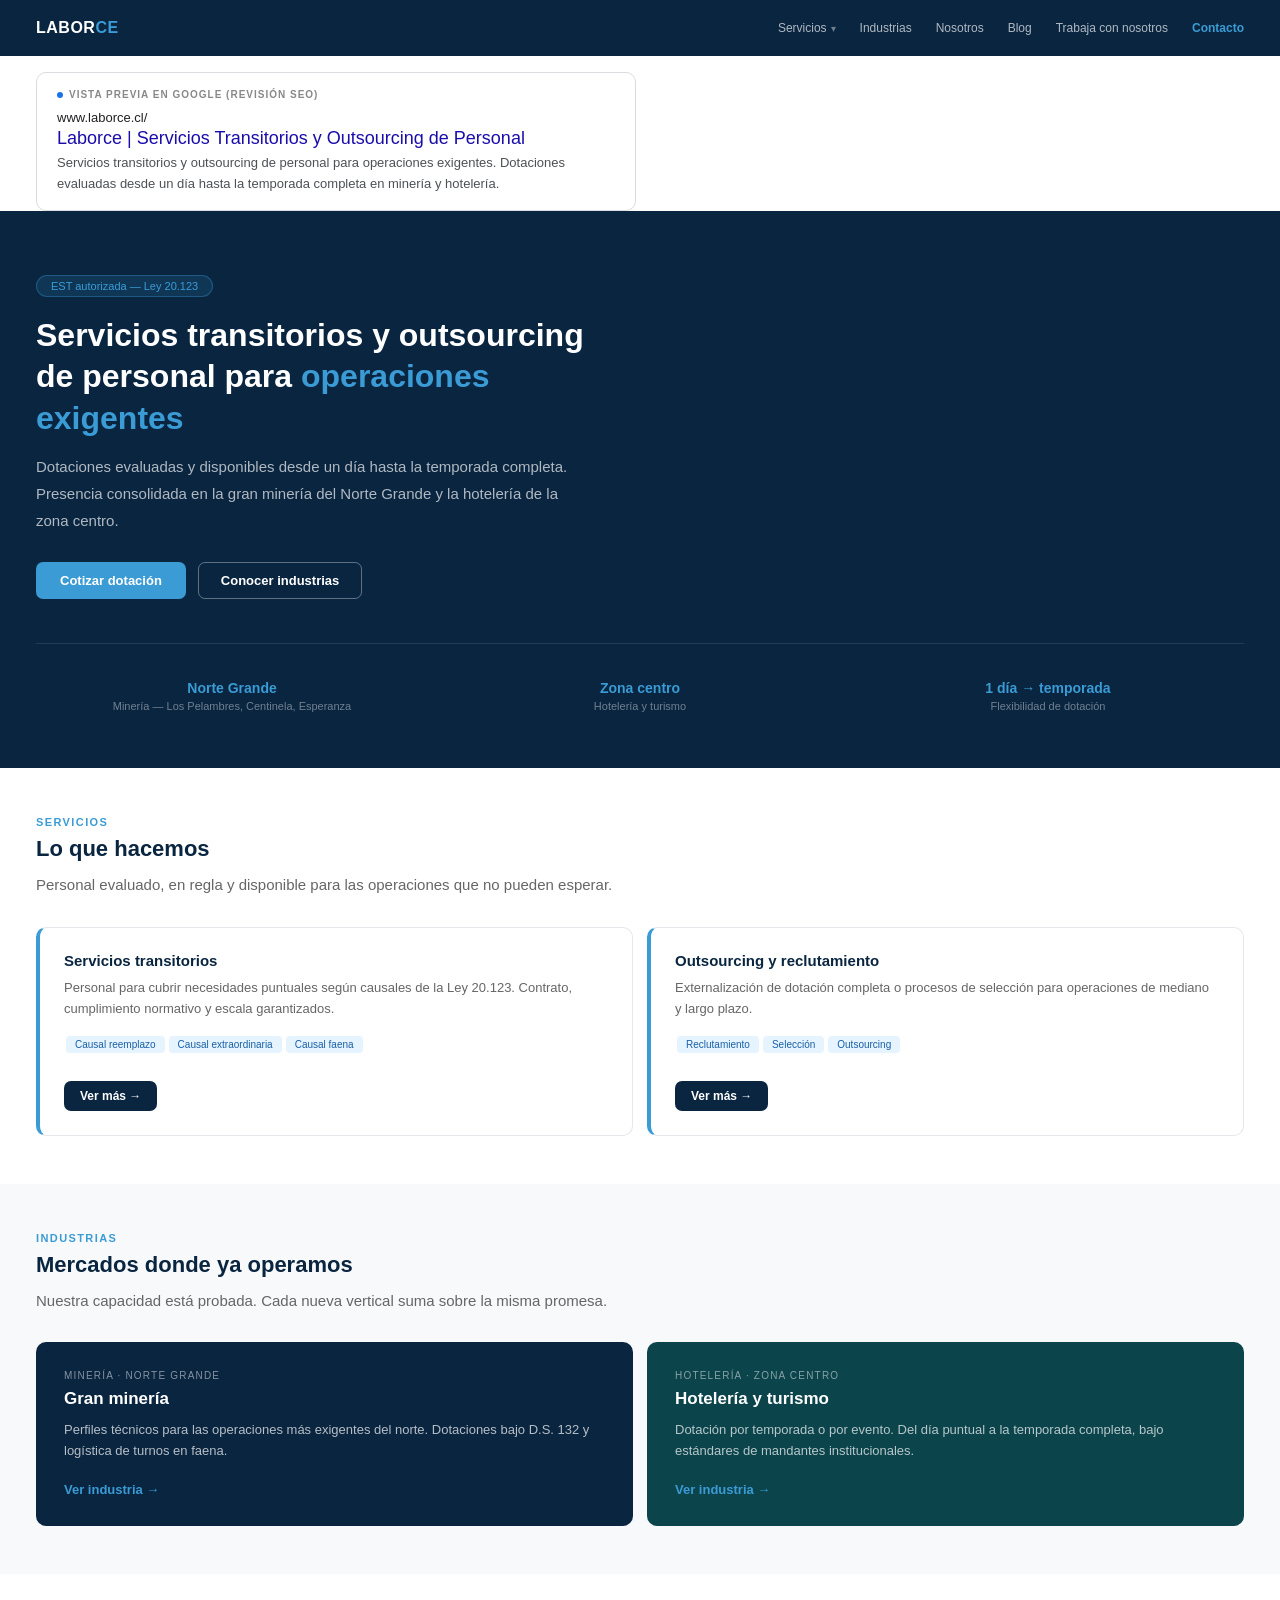
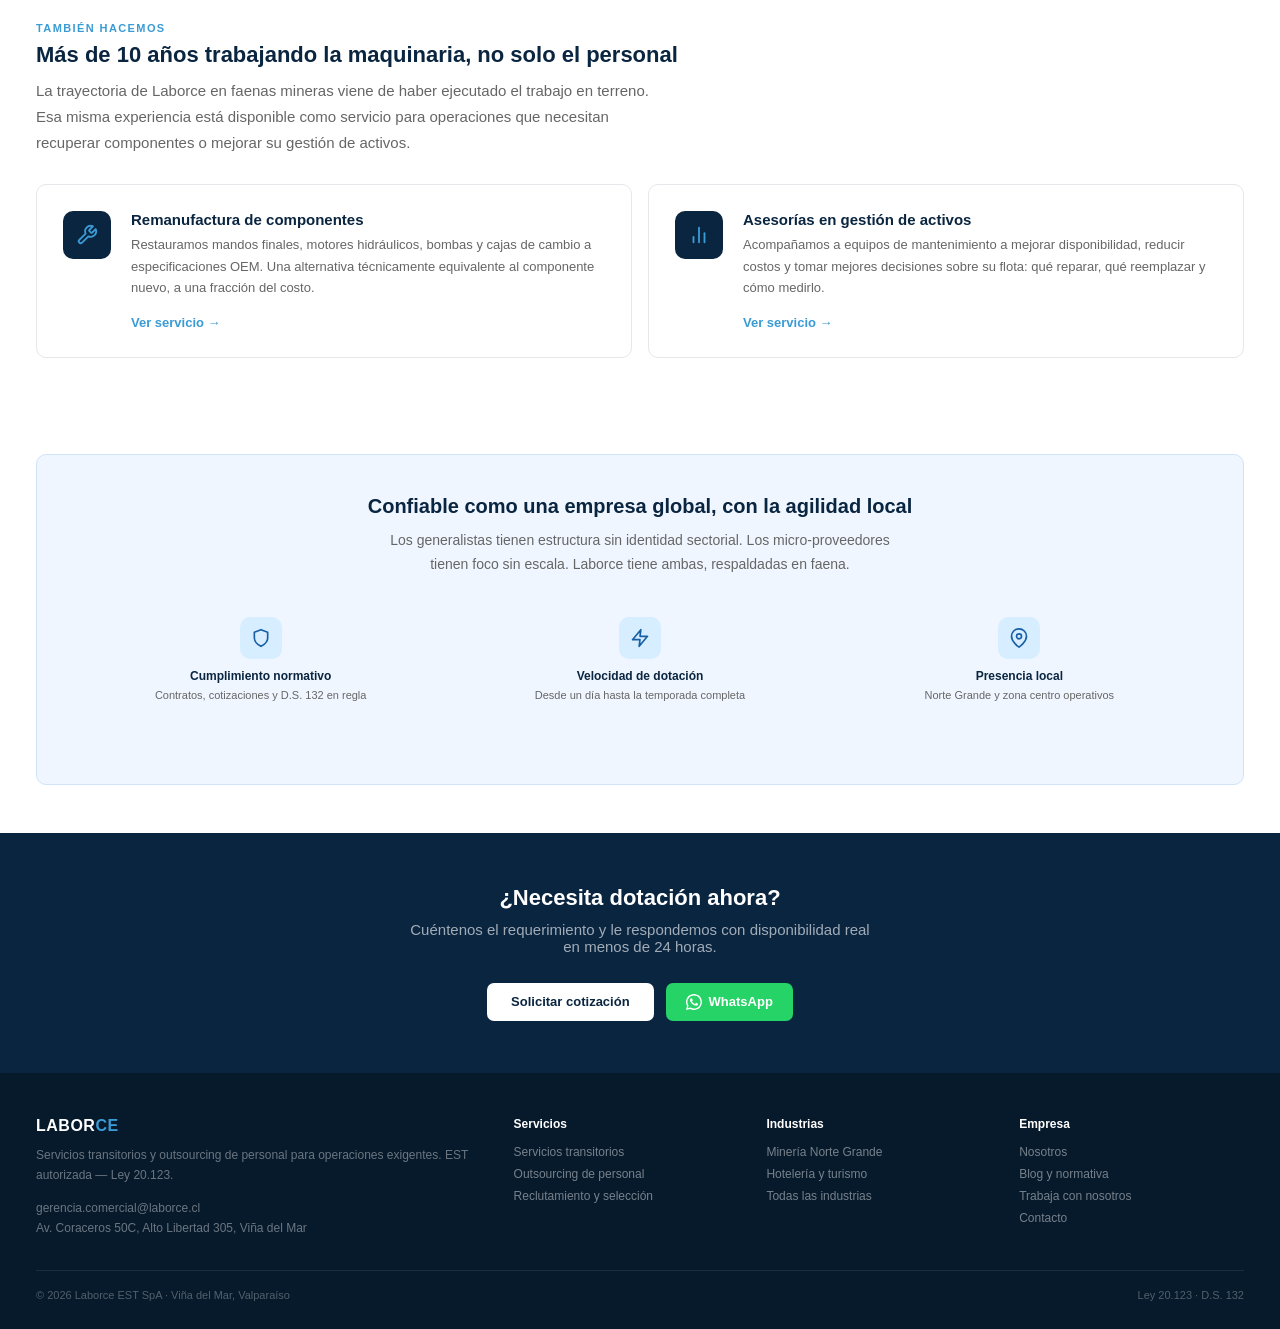
<file: index.html>
<!DOCTYPE html>
<html lang="es">
<head>
<meta charset="UTF-8">
<meta name="viewport" content="width=device-width, initial-scale=1.0">
<title>Laborce | Servicios Transitorios y Outsourcing de Personal</title>
<meta name="description" content="Servicios transitorios y outsourcing de personal para operaciones exigentes. Dotaciones evaluadas desde un día hasta la temporada completa en minería y hotelería.">
<link rel="canonical" href="https://www.laborce.cl/">
<meta property="og:type" content="website">
<meta property="og:title" content="Laborce | Servicios Transitorios y Outsourcing de Personal">
<meta property="og:description" content="Servicios transitorios y outsourcing de personal para operaciones exigentes. Dotaciones evaluadas desde un día hasta la temporada completa en minería y hotelería.">
<meta property="og:url" content="https://www.laborce.cl/">
<meta property="og:site_name" content="Laborce">
<meta property="og:locale" content="es_CL">
<meta name="twitter:card" content="summary">
<meta name="twitter:title" content="Laborce | Servicios Transitorios y Outsourcing de Personal">
<meta name="twitter:description" content="Servicios transitorios y outsourcing de personal para operaciones exigentes. Dotaciones evaluadas desde un día hasta la temporada completa en minería y hotelería.">
<link rel="stylesheet" href="_base.css">
<style>
.hero { background: #0A2540; padding: 64px 36px 56px; color: #fff; }
.hero .badge { display: inline-block; background: rgba(58,155,213,0.15); color: #3A9BD5; font-size: 11px; padding: 4px 14px; border-radius: 20px; border: 1px solid rgba(58,155,213,0.35); margin-bottom: 18px; }
.hero h1 { font-size: 32px; font-weight: 700; line-height: 1.3; max-width: 580px; margin-bottom: 14px; }
.hero h1 em { color: #3A9BD5; font-style: normal; }
.hero p { font-size: 15px; color: rgba(255,255,255,0.68); line-height: 1.8; max-width: 540px; margin-bottom: 28px; }
.hero-ctas { display: flex; gap: 12px; flex-wrap: wrap; }
.hero-stats { display: grid; grid-template-columns: repeat(3,1fr); gap: 16px; margin-top: 44px; padding-top: 36px; border-top: 1px solid rgba(255,255,255,0.1); }
.stat { text-align: center; }
.stat-num { font-size: 14px; font-weight: 700; color: #3A9BD5; }
.stat-label { font-size: 11px; color: rgba(255,255,255,0.42); margin-top: 4px; }
.servicios-grid { display: grid; grid-template-columns: 1fr 1fr; gap: 14px; }
.serv-card { background: #fff; border: 1px solid var(--border); border-radius: 10px; padding: 24px; border-left: 4px solid var(--blue); }
.serv-card h3 { font-size: 15px; font-weight: 700; color: var(--navy); margin-bottom: 8px; }
.serv-card p { font-size: 13px; color: var(--muted); line-height: 1.65; margin-bottom: 14px; }
.ind-grid { display: grid; grid-template-columns: 1fr 1fr; gap: 14px; }
.ind-card { border-radius: 10px; padding: 28px; color: #fff; }
.ind-mineria { background: #0A2540; }
.ind-hoteleria { background: #0C444C; }
.ind-card .label { font-size: 10px; opacity: 0.5; text-transform: uppercase; letter-spacing: 1.2px; margin-bottom: 8px; }
.ind-card h3 { font-size: 17px; font-weight: 700; margin-bottom: 10px; }
.ind-card p { font-size: 13px; opacity: 0.7; line-height: 1.65; margin-bottom: 18px; }
.ind-link { color: #3A9BD5; font-size: 13px; font-weight: 600; }
.promesa { background: #F0F6FF; border: 1px solid #D0E4F7; border-radius: 10px; padding: 40px; text-align: center; }
.promesa h2 { font-size: 20px; font-weight: 700; color: var(--navy); margin-bottom: 10px; }
.promesa p { font-size: 14px; color: var(--muted); max-width: 500px; margin: 0 auto 24px; line-height: 1.75; }
.valores { display: grid; grid-template-columns: repeat(3,1fr); gap: 12px; }
.valor { text-align: center; padding: 16px; }
.valor-icon { width: 42px; height: 42px; border-radius: 10px; background: #D6EEFF; display: flex; align-items: center; justify-content: center; margin: 0 auto 10px; color: #185FA5; font-size: 20px; }
.valor h4 { font-size: 12px; font-weight: 700; color: var(--navy); margin-bottom: 4px; }
.valor p { font-size: 11px; color: var(--muted); line-height: 1.55; }
</style>
<script type="application/ld+json">
{
  "@context": "https://schema.org",
  "@type": "Organization",
  "name": "Laborce",
  "legalName": "Laborce EST SpA",
  "url": "https://www.laborce.cl",
  "logo": "https://www.laborce.cl/logo.png",
  "description": "Empresa de Servicios Transitorios (EST) y outsourcing de personal para minería y hotelería en Chile.",
  "address": {
    "@type": "PostalAddress",
    "streetAddress": "Av. Coraceros 50C, Alto Libertad 305",
    "addressLocality": "Viña del Mar",
    "addressRegion": "Valparaíso",
    "addressCountry": "CL"
  },
  "contactPoint": {
    "@type": "ContactPoint",
    "telephone": "+56-9-8342-4163",
    "contactType": "ventas",
    "email": "gerencia.comercial@laborce.cl",
    "areaServed": "CL",
    "availableLanguage": "Spanish"
  }
}
</script>
<script type="application/ld+json">
{
  "@context": "https://schema.org",
  "@type": "LocalBusiness",
  "name": "Laborce EST SpA",
  "image": "https://www.laborce.cl/logo.png",
  "url": "https://www.laborce.cl",
  "telephone": "+56983424163",
  "address": {
    "@type": "PostalAddress",
    "streetAddress": "Av. Coraceros 50C, Alto Libertad 305",
    "addressLocality": "Viña del Mar",
    "addressRegion": "Valparaíso",
    "addressCountry": "CL"
  },
  "areaServed": [
    "Antofagasta",
    "Calama",
    "Sierra Gorda",
    "Mejillones",
    "Región de Atacama",
    "Región Metropolitana",
    "Valparaíso",
    "O'Higgins"
  ]
}
</script>
</head>
<body>

<nav>
  <a href="index.html" class="logo">LABOR<span>CE</span></a>
  <div class="nav-links">
    <div class="nav-dropdown">
      <a href="#">Servicios</a>
      <div class="dropdown-menu">
        <div class="dropdown-label">Personal</div>
        <a href="servicios-transitorios.html">Servicios transitorios</a>
        <a href="outsourcing-reclutamiento.html">Outsourcing y reclutamiento</a>
        <div class="dropdown-divider"></div>
        <div class="dropdown-label">Maquinaria</div>
        <a href="remanufactura.html">Remanufactura</a>
        <a href="asesorias.html">Asesorías en gestión de activos</a>
      </div>
    </div>
    <a href="industrias.html">Industrias</a>
    <a href="nosotros.html">Nosotros</a>
    <a href="blog.html">Blog</a>
    <a href="trabaja.html">Trabaja con nosotros</a>
    <a href="contacto.html" class="nav-cta">Contacto</a>
  </div>
</nav>
<div class="serp-preview">
  <div class="serp-label"><span class="dot"></span>Vista previa en Google (revisión SEO)</div>
  <div class="serp-url">www.laborce.cl/</div>
  <div class="serp-title">Laborce | Servicios Transitorios y Outsourcing de Personal</div>
  <div class="serp-desc">Servicios transitorios y outsourcing de personal para operaciones exigentes. Dotaciones evaluadas desde un día hasta la temporada completa en minería y hotelería.</div>
</div>


<div class="hero">
  <div class="badge">EST autorizada — Ley 20.123</div>
  <h1>Servicios transitorios y outsourcing de personal para <em>operaciones exigentes</em></h1>
  <p>Dotaciones evaluadas y disponibles desde un día hasta la temporada completa. Presencia consolidada en la gran minería del Norte Grande y la hotelería de la zona centro.</p>
  <div class="hero-ctas">
    <a href="contacto.html" class="btn-primary">Cotizar dotación</a>
    <a href="industrias.html" class="btn-outline" style="color:#fff;border-color:rgba(255,255,255,0.35)">Conocer industrias</a>
  </div>
  <div class="hero-stats">
    <div class="stat"><div class="stat-num">Norte Grande</div><div class="stat-label">Minería — Los Pelambres, Centinela, Esperanza</div></div>
    <div class="stat"><div class="stat-num">Zona centro</div><div class="stat-label">Hotelería y turismo</div></div>
    <div class="stat"><div class="stat-num">1 día → temporada</div><div class="stat-label">Flexibilidad de dotación</div></div>
  </div>
</div>

<div class="section">
  <div class="section-label">Servicios</div>
  <h2>Lo que hacemos</h2>
  <p class="lead">Personal evaluado, en regla y disponible para las operaciones que no pueden esperar.</p>
  <div class="servicios-grid">
    <div class="serv-card">
      <h3>Servicios transitorios</h3>
      <p>Personal para cubrir necesidades puntuales según causales de la Ley 20.123. Contrato, cumplimiento normativo y escala garantizados.</p>
      <div><span class="tag">Causal reemplazo</span><span class="tag">Causal extraordinaria</span><span class="tag">Causal faena</span></div>
      <br><a href="servicios-transitorios.html" class="btn-navy" style="font-size:12px;padding:8px 16px;margin-top:8px">Ver más →</a>
    </div>
    <div class="serv-card">
      <h3>Outsourcing y reclutamiento</h3>
      <p>Externalización de dotación completa o procesos de selección para operaciones de mediano y largo plazo.</p>
      <div><span class="tag">Reclutamiento</span><span class="tag">Selección</span><span class="tag">Outsourcing</span></div>
      <br><a href="outsourcing-reclutamiento.html" class="btn-navy" style="font-size:12px;padding:8px 16px;margin-top:8px">Ver más →</a>
    </div>
  </div>
</div>

<div class="section section-alt">
  <div class="section-label">Industrias</div>
  <h2>Mercados donde ya operamos</h2>
  <p class="lead">Nuestra capacidad está probada. Cada nueva vertical suma sobre la misma promesa.</p>
  <div class="ind-grid">
    <div class="ind-card ind-mineria">
      <div class="label">Minería · Norte Grande</div>
      <h3>Gran minería</h3>
      <p>Perfiles técnicos para las operaciones más exigentes del norte. Dotaciones bajo D.S. 132 y logística de turnos en faena.</p>
      <a href="industria-mineria.html" class="ind-link">Ver industria →</a>
    </div>
    <div class="ind-card ind-hoteleria">
      <div class="label">Hotelería · Zona centro</div>
      <h3>Hotelería y turismo</h3>
      <p>Dotación por temporada o por evento. Del día puntual a la temporada completa, bajo estándares de mandantes institucionales.</p>
      <a href="industria-hoteleria.html" class="ind-link">Ver industria →</a>
    </div>
  </div>
</div>

<div class="section">
  <div class="section-label">También hacemos</div>
  <h2>Más de 10 años trabajando la maquinaria, no solo el personal</h2>
  <p class="lead">La trayectoria de Laborce en faenas mineras viene de haber ejecutado el trabajo en terreno. Esa misma experiencia está disponible como servicio para operaciones que necesitan recuperar componentes o mejorar su gestión de activos.</p>
  <div style="display:grid;grid-template-columns:1fr 1fr;gap:16px">
    <div style="background:#fff;border:1px solid var(--border);border-radius:10px;padding:26px;display:flex;gap:20px;align-items:flex-start">
      <div style="width:48px;height:48px;border-radius:10px;background:#0A2540;display:flex;align-items:center;justify-content:center;flex-shrink:0">
        <svg width="22" height="22" viewBox="0 0 24 24" fill="none" stroke="#3A9BD5" stroke-width="2" stroke-linecap="round" stroke-linejoin="round"><path d="M14.7 6.3a1 1 0 0 0 0 1.4l1.6 1.6a1 1 0 0 0 1.4 0l3.77-3.77a6 6 0 0 1-7.94 7.94l-6.91 6.91a2.12 2.12 0 0 1-3-3l6.91-6.91a6 6 0 0 1 7.94-7.94l-3.76 3.76z"/></svg>
      </div>
      <div>
        <h3 style="font-size:15px;font-weight:700;color:var(--navy);margin-bottom:6px">Remanufactura de componentes</h3>
        <p style="font-size:13px;color:var(--muted);line-height:1.65;margin-bottom:14px">Restauramos mandos finales, motores hidráulicos, bombas y cajas de cambio a especificaciones OEM. Una alternativa técnicamente equivalente al componente nuevo, a una fracción del costo.</p>
        <a href="remanufactura.html" style="font-size:13px;color:var(--blue);font-weight:600">Ver servicio →</a>
      </div>
    </div>
    <div style="background:#fff;border:1px solid var(--border);border-radius:10px;padding:26px;display:flex;gap:20px;align-items:flex-start">
      <div style="width:48px;height:48px;border-radius:10px;background:#0A2540;display:flex;align-items:center;justify-content:center;flex-shrink:0">
        <svg width="22" height="22" viewBox="0 0 24 24" fill="none" stroke="#3A9BD5" stroke-width="2" stroke-linecap="round" stroke-linejoin="round"><line x1="18" y1="20" x2="18" y2="10"/><line x1="12" y1="20" x2="12" y2="4"/><line x1="6" y1="20" x2="6" y2="14"/></svg>
      </div>
      <div>
        <h3 style="font-size:15px;font-weight:700;color:var(--navy);margin-bottom:6px">Asesorías en gestión de activos</h3>
        <p style="font-size:13px;color:var(--muted);line-height:1.65;margin-bottom:14px">Acompañamos a equipos de mantenimiento a mejorar disponibilidad, reducir costos y tomar mejores decisiones sobre su flota: qué reparar, qué reemplazar y cómo medirlo.</p>
        <a href="asesorias.html" style="font-size:13px;color:var(--blue);font-weight:600">Ver servicio →</a>
      </div>
    </div>
  </div>
</div>

<div class="section">
  <div class="promesa">
    <h2>Confiable como una empresa global, con la agilidad local</h2>
    <p>Los generalistas tienen estructura sin identidad sectorial. Los micro-proveedores tienen foco sin escala. Laborce tiene ambas, respaldadas en faena.</p>
    <div class="valores">
      <div class="valor">
        <div class="valor-icon"><svg width="20" height="20" viewBox="0 0 24 24" fill="none" stroke="currentColor" stroke-width="2" stroke-linecap="round" stroke-linejoin="round"><path d="M12 22s8-4 8-10V5l-8-3-8 3v7c0 6 8 10 8 10z"/></svg></div>
        <h4>Cumplimiento normativo</h4><p>Contratos, cotizaciones y D.S. 132 en regla</p>
      </div>
      <div class="valor">
        <div class="valor-icon"><svg width="20" height="20" viewBox="0 0 24 24" fill="none" stroke="currentColor" stroke-width="2" stroke-linecap="round" stroke-linejoin="round"><polygon points="13 2 3 14 12 14 11 22 21 10 12 10 13 2"/></svg></div>
        <h4>Velocidad de dotación</h4><p>Desde un día hasta la temporada completa</p>
      </div>
      <div class="valor">
        <div class="valor-icon"><svg width="20" height="20" viewBox="0 0 24 24" fill="none" stroke="currentColor" stroke-width="2" stroke-linecap="round" stroke-linejoin="round"><path d="M21 10c0 7-9 13-9 13s-9-6-9-13a9 9 0 0 1 18 0z"/><circle cx="12" cy="10" r="3"/></svg></div>
        <h4>Presencia local</h4><p>Norte Grande y zona centro operativos</p>
      </div>
    </div>
  </div>
</div>

<div class="cta-band">
  <h2>¿Necesita dotación ahora?</h2>
  <p>Cuéntenos el requerimiento y le respondemos con disponibilidad real en menos de 24 horas.</p>
  <div class="cta-row">
    <a href="contacto.html" class="btn-white">Solicitar cotización</a>
    <a href="https://wa.me/56983424163" class="btn-whatsapp">
      <svg width="16" height="16" viewBox="0 0 24 24" fill="currentColor"><path d="M17.472 14.382c-.297-.149-1.758-.867-2.03-.967-.273-.099-.471-.148-.67.15-.197.297-.767.966-.94 1.164-.173.199-.347.223-.644.075-.297-.15-1.255-.463-2.39-1.475-.883-.788-1.48-1.761-1.653-2.059-.173-.297-.018-.458.13-.606.134-.133.298-.347.446-.52.149-.174.198-.298.298-.497.099-.198.05-.371-.025-.52-.075-.149-.669-1.612-.916-2.207-.242-.579-.487-.5-.669-.51-.173-.008-.371-.01-.57-.01-.198 0-.52.074-.792.372-.272.297-1.04 1.016-1.04 2.479 0 1.462 1.065 2.875 1.213 3.074.149.198 2.096 3.2 5.077 4.487.709.306 1.262.489 1.694.625.712.227 1.36.195 1.871.118.571-.085 1.758-.719 2.006-1.413.248-.694.248-1.289.173-1.413-.074-.124-.272-.198-.57-.347z"/><path d="M12 0C5.373 0 0 5.373 0 12c0 2.127.558 4.122 1.533 5.854L0 24l6.336-1.503A11.94 11.94 0 0 0 12 24c6.627 0 12-5.373 12-12S18.627 0 12 0zm0 21.818a9.797 9.797 0 0 1-5.064-1.407l-.364-.216-3.76.892.952-3.663-.237-.376A9.779 9.779 0 0 1 2.182 12C2.182 6.573 6.573 2.182 12 2.182S21.818 6.573 21.818 12 17.427 21.818 12 21.818z"/></svg>
      WhatsApp
    </a>
  </div>
</div>

<footer>
  <div class="footer-grid">
    <div class="footer-col">
      <div class="logo" style="margin-bottom:10px">LABOR<span style="color:#3A9BD5">CE</span></div>
      <p>Servicios transitorios y outsourcing de personal para operaciones exigentes. EST autorizada — Ley 20.123.</p>
      <p style="margin-top:12px">gerencia.comercial@laborce.cl<br>Av. Coraceros 50C, Alto Libertad 305, Viña del Mar</p>
    </div>
    <div class="footer-col">
      <h5>Servicios</h5>
      <a href="servicios-transitorios.html">Servicios transitorios</a>
      <a href="outsourcing-reclutamiento.html">Outsourcing de personal</a>
      <a href="outsourcing-reclutamiento.html">Reclutamiento y selección</a>
    </div>
    <div class="footer-col">
      <h5>Industrias</h5>
      <a href="industria-mineria.html">Minería Norte Grande</a>
      <a href="industria-hoteleria.html">Hotelería y turismo</a>
      <a href="industrias.html">Todas las industrias</a>
    </div>
    <div class="footer-col">
      <h5>Empresa</h5>
      <a href="nosotros.html">Nosotros</a>
      <a href="blog.html">Blog y normativa</a>
      <a href="trabaja.html">Trabaja con nosotros</a>
      <a href="contacto.html">Contacto</a>
    </div>
  </div>
  <div class="footer-bottom">
    <p>© 2026 Laborce EST SpA · Viña del Mar, Valparaíso</p>
    <p>Ley 20.123 · D.S. 132</p>
  </div>
</footer>

<script src="_nav.js"></script>
</body>
</html>
</file>
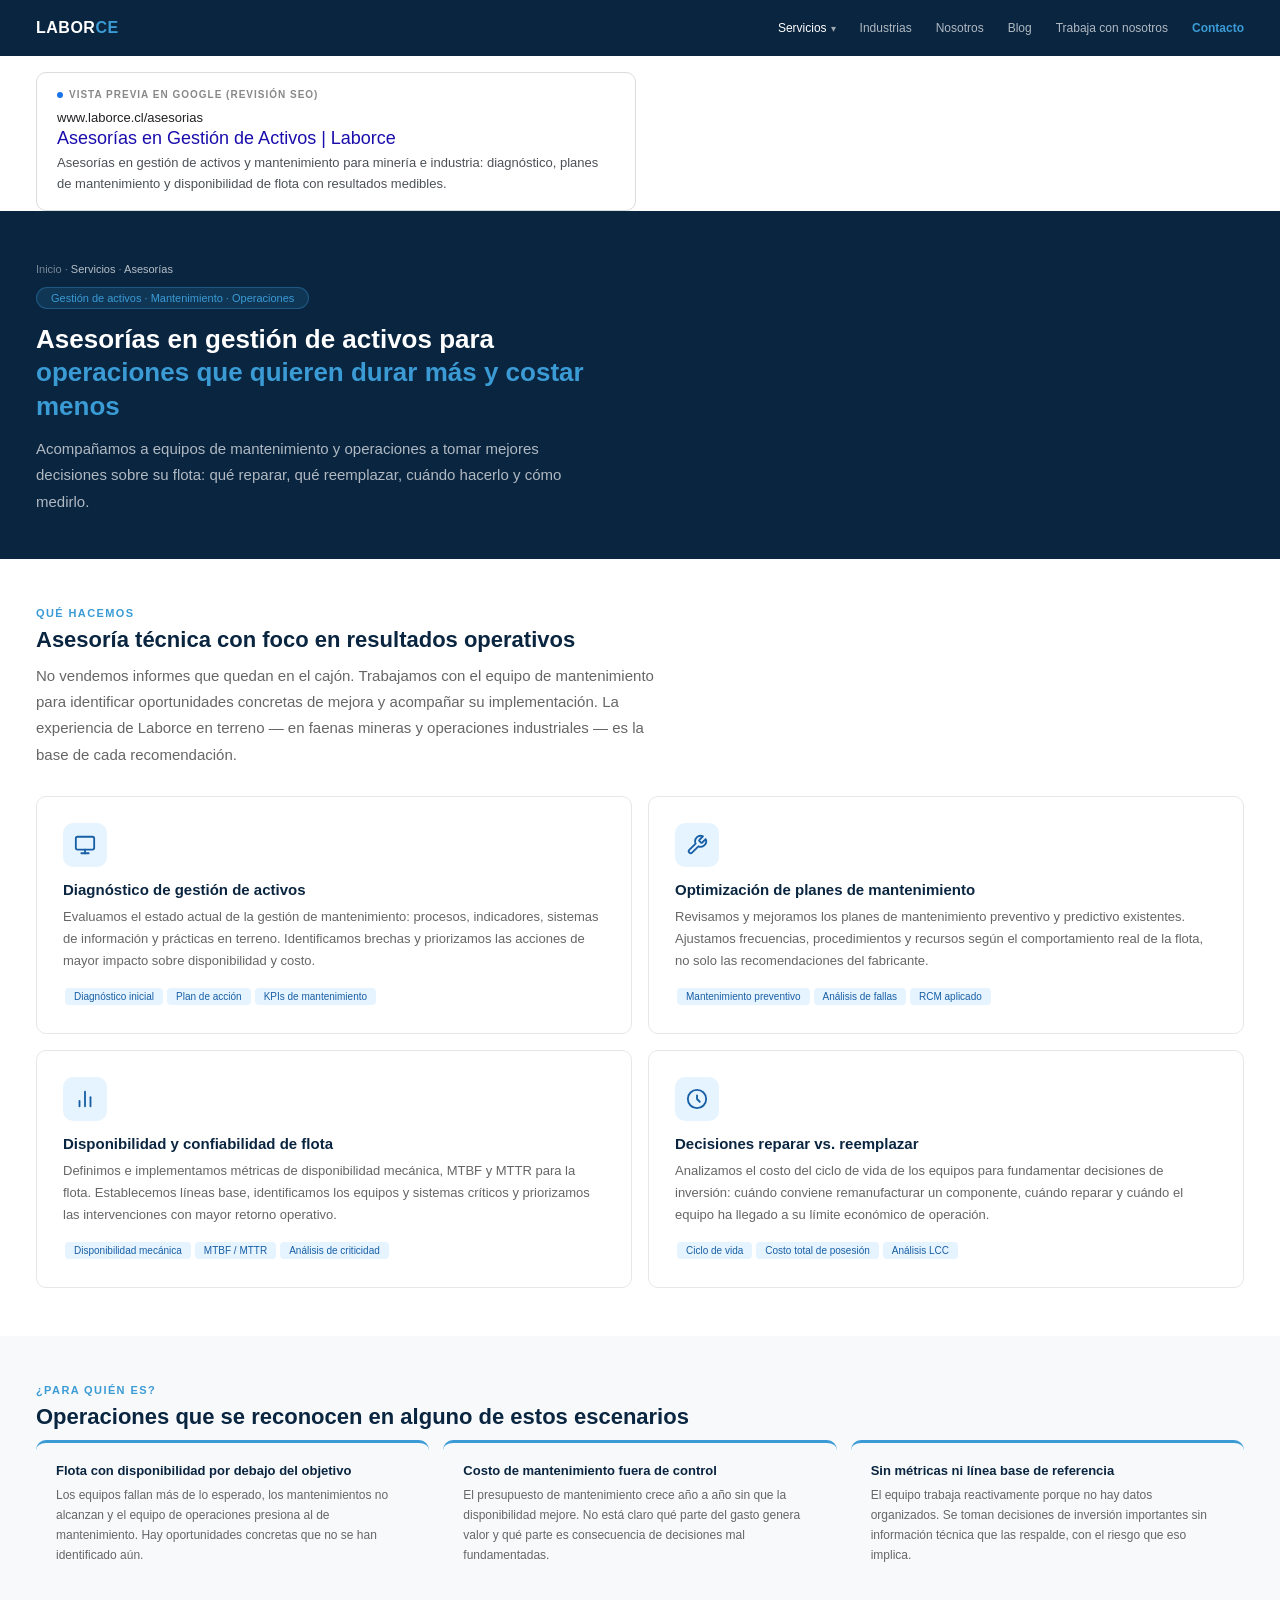
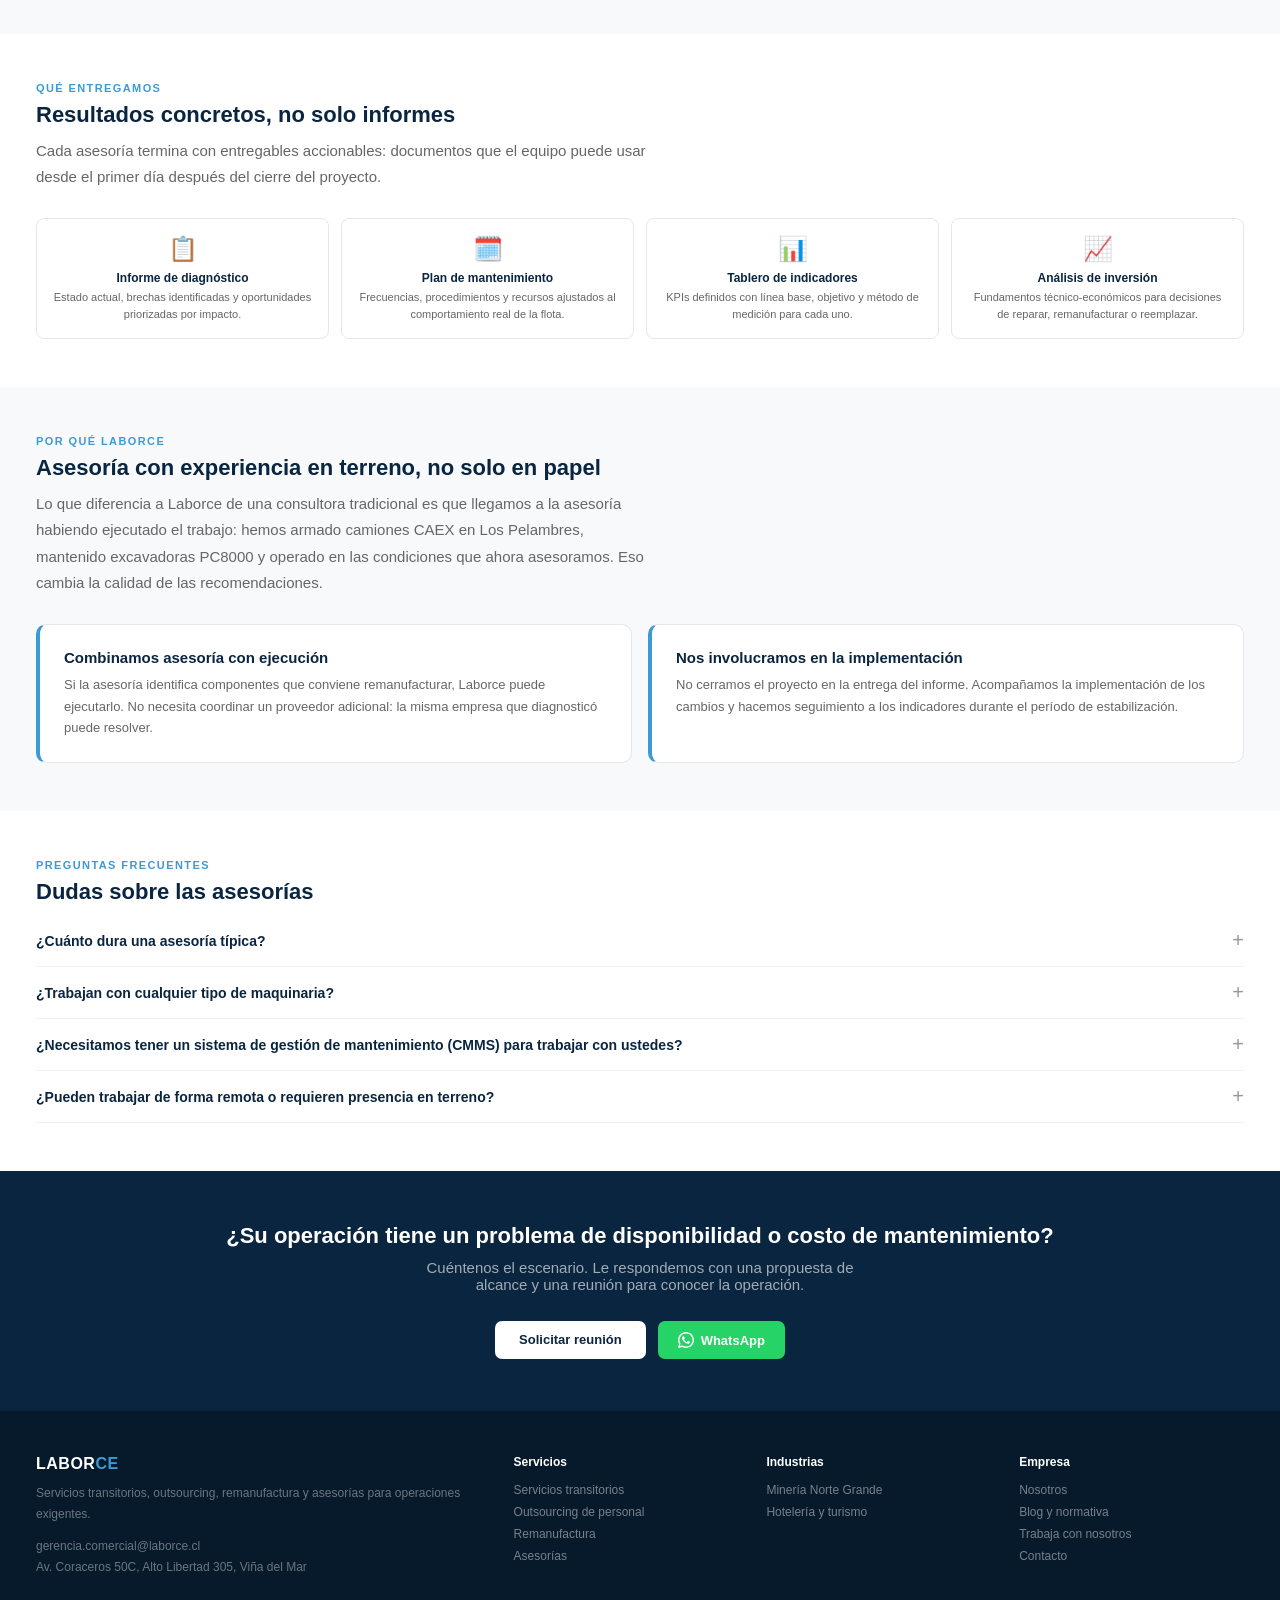
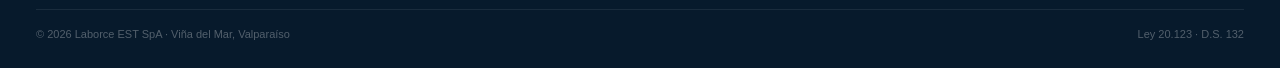
<file: asesorias.html>
<!DOCTYPE html>
<html lang="es">
<head>
<meta charset="UTF-8">
<meta name="viewport" content="width=device-width, initial-scale=1.0">
<title>Asesorías en Gestión de Activos | Laborce</title>
<meta name="description" content="Asesorías en gestión de activos y mantenimiento para minería e industria: diagnóstico, planes de mantenimiento y disponibilidad de flota con resultados medibles.">
<link rel="canonical" href="https://www.laborce.cl/asesorias">
<meta property="og:type" content="website">
<meta property="og:title" content="Asesorías en Gestión de Activos | Laborce">
<meta property="og:description" content="Asesorías en gestión de activos y mantenimiento para minería e industria: diagnóstico, planes de mantenimiento y disponibilidad de flota con resultados medibles.">
<meta property="og:url" content="https://www.laborce.cl/asesorias">
<meta property="og:site_name" content="Laborce">
<meta property="og:locale" content="es_CL">
<meta name="twitter:card" content="summary">
<meta name="twitter:title" content="Asesorías en Gestión de Activos | Laborce">
<meta name="twitter:description" content="Asesorías en gestión de activos y mantenimiento para minería e industria: diagnóstico, planes de mantenimiento y disponibilidad de flota con resultados medibles.">
<link rel="stylesheet" href="_base.css">
<style>
.servicios-asesoria { display: grid; grid-template-columns: 1fr 1fr; gap: 16px; }
.asesoria-card { background: #fff; border: 1px solid var(--border); border-radius: 10px; padding: 26px; }
.asesoria-card .ico { width: 44px; height: 44px; border-radius: 10px; background: #E6F4FF; display: flex; align-items: center; justify-content: center; margin-bottom: 14px; color: #185FA5; }
.asesoria-card h3 { font-size: 15px; font-weight: 700; color: var(--navy); margin-bottom: 8px; }
.asesoria-card p { font-size: 13px; color: var(--muted); line-height: 1.7; margin-bottom: 14px; }
.para-quien { display: grid; grid-template-columns: repeat(3,1fr); gap: 14px; }
.pq-card { background: var(--gray-bg); border-radius: 10px; padding: 20px; border-top: 3px solid var(--blue); }
.pq-card h4 { font-size: 13px; font-weight: 700; color: var(--navy); margin-bottom: 8px; }
.pq-card p { font-size: 12px; color: var(--muted); line-height: 1.65; }
.entregables { display: grid; grid-template-columns: repeat(4,1fr); gap: 12px; }
.entregable { background: #fff; border: 1px solid var(--border); border-radius: 8px; padding: 16px; text-align: center; }
.entregable .e-ico { font-size: 24px; margin-bottom: 8px; }
.entregable h4 { font-size: 12px; font-weight: 700; color: var(--navy); margin-bottom: 4px; }
.entregable p { font-size: 11px; color: var(--muted); line-height: 1.5; }
</style>
<script type="application/ld+json">
{
  "@context": "https://schema.org",
  "@type": "Service",
  "serviceType": "Asesorías en Gestión de Activos",
  "name": "Asesorías en Gestión de Activos",
  "description": "Asesoría técnica en gestión de mantenimiento y disponibilidad de flota.",
  "provider": {
    "@type": "Organization",
    "name": "Laborce",
    "url": "https://www.laborce.cl"
  },
  "areaServed": "CL",
  "url": "https://www.laborce.cl/asesorias"
}
</script>
<script type="application/ld+json">
{
  "@context": "https://schema.org",
  "@type": "FAQPage",
  "mainEntity": [
    {
      "@type": "Question",
      "name": "¿Cuánto dura una asesoría típica?",
      "acceptedAnswer": {
        "@type": "Answer",
        "text": "Depende del alcance. Un diagnóstico inicial puede resolverse en 2 a 4 semanas. Un proyecto de optimización de planes de mantenimiento o de implementación de indicadores puede extenderse de 2 a 4 meses, incluyendo el período de seguimiento."
      }
    },
    {
      "@type": "Question",
      "name": "¿Trabajan con cualquier tipo de maquinaria?",
      "acceptedAnswer": {
        "@type": "Answer",
        "text": "Nuestra experiencia más sólida es en maquinaria pesada para minería y construcción: camiones de acarreo, excavadoras, bulldozers y equipos auxiliares. Para flotas de otro tipo, evaluamos el encargo caso a caso."
      }
    },
    {
      "@type": "Question",
      "name": "¿Necesitamos tener un sistema de gestión de mantenimiento (CMMS) para trabajar con ustedes?",
      "acceptedAnswer": {
        "@type": "Answer",
        "text": "No es requisito. Podemos trabajar con o sin sistema, e incluso acompañar la selección e implementación de una herramienta si eso forma parte de las mejoras identificadas."
      }
    },
    {
      "@type": "Question",
      "name": "¿Pueden trabajar de forma remota o requieren presencia en terreno?",
      "acceptedAnswer": {
        "@type": "Answer",
        "text": "El diagnóstico inicial y los talleres de trabajo se hacen en terreno. El análisis, la elaboración de entregables y el seguimiento pueden hacerse de forma remota o mixta según lo que la operación permita."
      }
    }
  ]
}
</script>
</head>
<body>

<nav>
  <a href="index.html" class="logo">LABOR<span>CE</span></a>
  <div class="nav-links">
    <div class="nav-dropdown">
      <a href="#" class="active">Servicios</a>
      <div class="dropdown-menu">
        <div class="dropdown-label">Personal</div>
        <a href="servicios-transitorios.html">Servicios transitorios</a>
        <a href="outsourcing-reclutamiento.html">Outsourcing y reclutamiento</a>
        <div class="dropdown-divider"></div>
        <div class="dropdown-label">Maquinaria</div>
        <a href="remanufactura.html">Remanufactura</a>
        <a href="asesorias.html" style="color:#fff">Asesorías en gestión de activos</a>
      </div>
    </div>
    <a href="industrias.html">Industrias</a>
    <a href="nosotros.html">Nosotros</a>
    <a href="blog.html">Blog</a>
    <a href="trabaja.html">Trabaja con nosotros</a>
    <a href="contacto.html" class="nav-cta">Contacto</a>
  </div>
</nav>
<div class="serp-preview">
  <div class="serp-label"><span class="dot"></span>Vista previa en Google (revisión SEO)</div>
  <div class="serp-url">www.laborce.cl/asesorias</div>
  <div class="serp-title">Asesorías en Gestión de Activos | Laborce</div>
  <div class="serp-desc">Asesorías en gestión de activos y mantenimiento para minería e industria: diagnóstico, planes de mantenimiento y disponibilidad de flota con resultados medibles.</div>
</div>


<div class="page-hero">
  <div class="breadcrumb"><a href="index.html">Inicio</a> · <span>Servicios</span> · <span>Asesorías</span></div>
  <div class="badge">Gestión de activos · Mantenimiento · Operaciones</div>
  <h1>Asesorías en gestión de activos para <em>operaciones que quieren durar más y costar menos</em></h1>
  <p>Acompañamos a equipos de mantenimiento y operaciones a tomar mejores decisiones sobre su flota: qué reparar, qué reemplazar, cuándo hacerlo y cómo medirlo.</p>
</div>

<div class="section">
  <div class="section-label">Qué hacemos</div>
  <h2>Asesoría técnica con foco en resultados operativos</h2>
  <p class="lead">No vendemos informes que quedan en el cajón. Trabajamos con el equipo de mantenimiento para identificar oportunidades concretas de mejora y acompañar su implementación. La experiencia de Laborce en terreno — en faenas mineras y operaciones industriales — es la base de cada recomendación.</p>

  <div class="servicios-asesoria">
    <div class="asesoria-card">
      <div class="ico">
        <svg width="22" height="22" viewBox="0 0 24 24" fill="none" stroke="currentColor" stroke-width="2" stroke-linecap="round" stroke-linejoin="round"><rect x="2" y="3" width="20" height="14" rx="2"/><line x1="8" y1="21" x2="16" y2="21"/><line x1="12" y1="17" x2="12" y2="21"/></svg>
      </div>
      <h3>Diagnóstico de gestión de activos</h3>
      <p>Evaluamos el estado actual de la gestión de mantenimiento: procesos, indicadores, sistemas de información y prácticas en terreno. Identificamos brechas y priorizamos las acciones de mayor impacto sobre disponibilidad y costo.</p>
      <div><span class="tag">Diagnóstico inicial</span><span class="tag">Plan de acción</span><span class="tag">KPIs de mantenimiento</span></div>
    </div>
    <div class="asesoria-card">
      <div class="ico">
        <svg width="22" height="22" viewBox="0 0 24 24" fill="none" stroke="currentColor" stroke-width="2" stroke-linecap="round" stroke-linejoin="round"><path d="M14.7 6.3a1 1 0 0 0 0 1.4l1.6 1.6a1 1 0 0 0 1.4 0l3.77-3.77a6 6 0 0 1-7.94 7.94l-6.91 6.91a2.12 2.12 0 0 1-3-3l6.91-6.91a6 6 0 0 1 7.94-7.94l-3.76 3.76z"/></svg>
      </div>
      <h3>Optimización de planes de mantenimiento</h3>
      <p>Revisamos y mejoramos los planes de mantenimiento preventivo y predictivo existentes. Ajustamos frecuencias, procedimientos y recursos según el comportamiento real de la flota, no solo las recomendaciones del fabricante.</p>
      <div><span class="tag">Mantenimiento preventivo</span><span class="tag">Análisis de fallas</span><span class="tag">RCM aplicado</span></div>
    </div>
    <div class="asesoria-card">
      <div class="ico">
        <svg width="22" height="22" viewBox="0 0 24 24" fill="none" stroke="currentColor" stroke-width="2" stroke-linecap="round" stroke-linejoin="round"><line x1="18" y1="20" x2="18" y2="10"/><line x1="12" y1="20" x2="12" y2="4"/><line x1="6" y1="20" x2="6" y2="14"/></svg>
      </div>
      <h3>Disponibilidad y confiabilidad de flota</h3>
      <p>Definimos e implementamos métricas de disponibilidad mecánica, MTBF y MTTR para la flota. Establecemos líneas base, identificamos los equipos y sistemas críticos y priorizamos las intervenciones con mayor retorno operativo.</p>
      <div><span class="tag">Disponibilidad mecánica</span><span class="tag">MTBF / MTTR</span><span class="tag">Análisis de criticidad</span></div>
    </div>
    <div class="asesoria-card">
      <div class="ico">
        <svg width="22" height="22" viewBox="0 0 24 24" fill="none" stroke="currentColor" stroke-width="2" stroke-linecap="round" stroke-linejoin="round"><circle cx="12" cy="12" r="10"/><path d="M12 8v4l3 3"/></svg>
      </div>
      <h3>Decisiones reparar vs. reemplazar</h3>
      <p>Analizamos el costo del ciclo de vida de los equipos para fundamentar decisiones de inversión: cuándo conviene remanufacturar un componente, cuándo reparar y cuándo el equipo ha llegado a su límite económico de operación.</p>
      <div><span class="tag">Ciclo de vida</span><span class="tag">Costo total de posesión</span><span class="tag">Análisis LCC</span></div>
    </div>
  </div>
</div>

<div class="section section-alt">
  <div class="section-label">¿Para quién es?</div>
  <h2>Operaciones que se reconocen en alguno de estos escenarios</h2>
  <div class="para-quien">
    <div class="pq-card">
      <h4>Flota con disponibilidad por debajo del objetivo</h4>
      <p>Los equipos fallan más de lo esperado, los mantenimientos no alcanzan y el equipo de operaciones presiona al de mantenimiento. Hay oportunidades concretas que no se han identificado aún.</p>
    </div>
    <div class="pq-card">
      <h4>Costo de mantenimiento fuera de control</h4>
      <p>El presupuesto de mantenimiento crece año a año sin que la disponibilidad mejore. No está claro qué parte del gasto genera valor y qué parte es consecuencia de decisiones mal fundamentadas.</p>
    </div>
    <div class="pq-card">
      <h4>Sin métricas ni línea base de referencia</h4>
      <p>El equipo trabaja reactivamente porque no hay datos organizados. Se toman decisiones de inversión importantes sin información técnica que las respalde, con el riesgo que eso implica.</p>
    </div>
  </div>
</div>

<div class="section">
  <div class="section-label">Qué entregamos</div>
  <h2>Resultados concretos, no solo informes</h2>
  <p class="lead">Cada asesoría termina con entregables accionables: documentos que el equipo puede usar desde el primer día después del cierre del proyecto.</p>
  <div class="entregables">
    <div class="entregable">
      <div class="e-ico">📋</div>
      <h4>Informe de diagnóstico</h4>
      <p>Estado actual, brechas identificadas y oportunidades priorizadas por impacto.</p>
    </div>
    <div class="entregable">
      <div class="e-ico">🗓️</div>
      <h4>Plan de mantenimiento</h4>
      <p>Frecuencias, procedimientos y recursos ajustados al comportamiento real de la flota.</p>
    </div>
    <div class="entregable">
      <div class="e-ico">📊</div>
      <h4>Tablero de indicadores</h4>
      <p>KPIs definidos con línea base, objetivo y método de medición para cada uno.</p>
    </div>
    <div class="entregable">
      <div class="e-ico">📈</div>
      <h4>Análisis de inversión</h4>
      <p>Fundamentos técnico-económicos para decisiones de reparar, remanufacturar o reemplazar.</p>
    </div>
  </div>
</div>

<div class="section section-alt">
  <div class="section-label">Por qué Laborce</div>
  <h2>Asesoría con experiencia en terreno, no solo en papel</h2>
  <p class="lead">Lo que diferencia a Laborce de una consultora tradicional es que llegamos a la asesoría habiendo ejecutado el trabajo: hemos armado camiones CAEX en Los Pelambres, mantenido excavadoras PC8000 y operado en las condiciones que ahora asesoramos. Eso cambia la calidad de las recomendaciones.</p>
  <div class="grid-2">
    <div class="card card-accent">
      <h3>Combinamos asesoría con ejecución</h3>
      <p>Si la asesoría identifica componentes que conviene remanufacturar, Laborce puede ejecutarlo. No necesita coordinar un proveedor adicional: la misma empresa que diagnosticó puede resolver.</p>
    </div>
    <div class="card card-accent">
      <h3>Nos involucramos en la implementación</h3>
      <p>No cerramos el proyecto en la entrega del informe. Acompañamos la implementación de los cambios y hacemos seguimiento a los indicadores durante el período de estabilización.</p>
    </div>
  </div>
</div>

<div class="section">
  <div class="section-label">Preguntas frecuentes</div>
  <h2>Dudas sobre las asesorías</h2>
  <details class="faq-item"><summary>¿Cuánto dura una asesoría típica?</summary><p>Depende del alcance. Un diagnóstico inicial puede resolverse en 2 a 4 semanas. Un proyecto de optimización de planes de mantenimiento o de implementación de indicadores puede extenderse de 2 a 4 meses, incluyendo el período de seguimiento.</p></details>
  <details class="faq-item"><summary>¿Trabajan con cualquier tipo de maquinaria?</summary><p>Nuestra experiencia más sólida es en maquinaria pesada para minería y construcción: camiones de acarreo, excavadoras, bulldozers y equipos auxiliares. Para flotas de otro tipo, evaluamos el encargo caso a caso.</p></details>
  <details class="faq-item"><summary>¿Necesitamos tener un sistema de gestión de mantenimiento (CMMS) para trabajar con ustedes?</summary><p>No es requisito. Podemos trabajar con o sin sistema, e incluso acompañar la selección e implementación de una herramienta si eso forma parte de las mejoras identificadas.</p></details>
  <details class="faq-item"><summary>¿Pueden trabajar de forma remota o requieren presencia en terreno?</summary><p>El diagnóstico inicial y los talleres de trabajo se hacen en terreno. El análisis, la elaboración de entregables y el seguimiento pueden hacerse de forma remota o mixta según lo que la operación permita.</p></details>
</div>

<div class="cta-band">
  <h2>¿Su operación tiene un problema de disponibilidad o costo de mantenimiento?</h2>
  <p>Cuéntenos el escenario. Le respondemos con una propuesta de alcance y una reunión para conocer la operación.</p>
  <div class="cta-row">
    <a href="contacto.html" class="btn-white">Solicitar reunión</a>
    <a href="https://wa.me/56983424163" class="btn-whatsapp">
      <svg width="16" height="16" viewBox="0 0 24 24" fill="currentColor"><path d="M17.472 14.382c-.297-.149-1.758-.867-2.03-.967-.273-.099-.471-.148-.67.15-.197.297-.767.966-.94 1.164-.173.199-.347.223-.644.075-.297-.15-1.255-.463-2.39-1.475-.883-.788-1.48-1.761-1.653-2.059-.173-.297-.018-.458.13-.606.134-.133.298-.347.446-.52.149-.174.198-.298.298-.497.099-.198.05-.371-.025-.52-.075-.149-.669-1.612-.916-2.207-.242-.579-.487-.5-.669-.51-.173-.008-.371-.01-.57-.01-.198 0-.52.074-.792.372-.272.297-1.04 1.016-1.04 2.479 0 1.462 1.065 2.875 1.213 3.074.149.198 2.096 3.2 5.077 4.487.709.306 1.262.489 1.694.625.712.227 1.36.195 1.871.118.571-.085 1.758-.719 2.006-1.413.248-.694.248-1.289.173-1.413-.074-.124-.272-.198-.57-.347z"/><path d="M12 0C5.373 0 0 5.373 0 12c0 2.127.558 4.122 1.533 5.854L0 24l6.336-1.503A11.94 11.94 0 0 0 12 24c6.627 0 12-5.373 12-12S18.627 0 12 0zm0 21.818a9.797 9.797 0 0 1-5.064-1.407l-.364-.216-3.76.892.952-3.663-.237-.376A9.779 9.779 0 0 1 2.182 12C2.182 6.573 6.573 2.182 12 2.182S21.818 6.573 21.818 12 17.427 21.818 12 21.818z"/></svg>
      WhatsApp
    </a>
  </div>
</div>

<footer>
  <div class="footer-grid">
    <div class="footer-col"><div class="logo" style="margin-bottom:10px">LABOR<span style="color:#3A9BD5">CE</span></div><p>Servicios transitorios, outsourcing, remanufactura y asesorías para operaciones exigentes.</p><p style="margin-top:12px">gerencia.comercial@laborce.cl<br>Av. Coraceros 50C, Alto Libertad 305, Viña del Mar</p></div>
    <div class="footer-col"><h5>Servicios</h5><a href="servicios-transitorios.html">Servicios transitorios</a><a href="outsourcing-reclutamiento.html">Outsourcing de personal</a><a href="remanufactura.html">Remanufactura</a><a href="asesorias.html">Asesorías</a></div>
    <div class="footer-col"><h5>Industrias</h5><a href="industria-mineria.html">Minería Norte Grande</a><a href="industria-hoteleria.html">Hotelería y turismo</a></div>
    <div class="footer-col"><h5>Empresa</h5><a href="nosotros.html">Nosotros</a><a href="blog.html">Blog y normativa</a><a href="trabaja.html">Trabaja con nosotros</a><a href="contacto.html">Contacto</a></div>
  </div>
  <div class="footer-bottom"><p>© 2026 Laborce EST SpA · Viña del Mar, Valparaíso</p><p>Ley 20.123 · D.S. 132</p></div>
</footer>
<script src="_nav.js"></script>
</body>
</html>
</file>
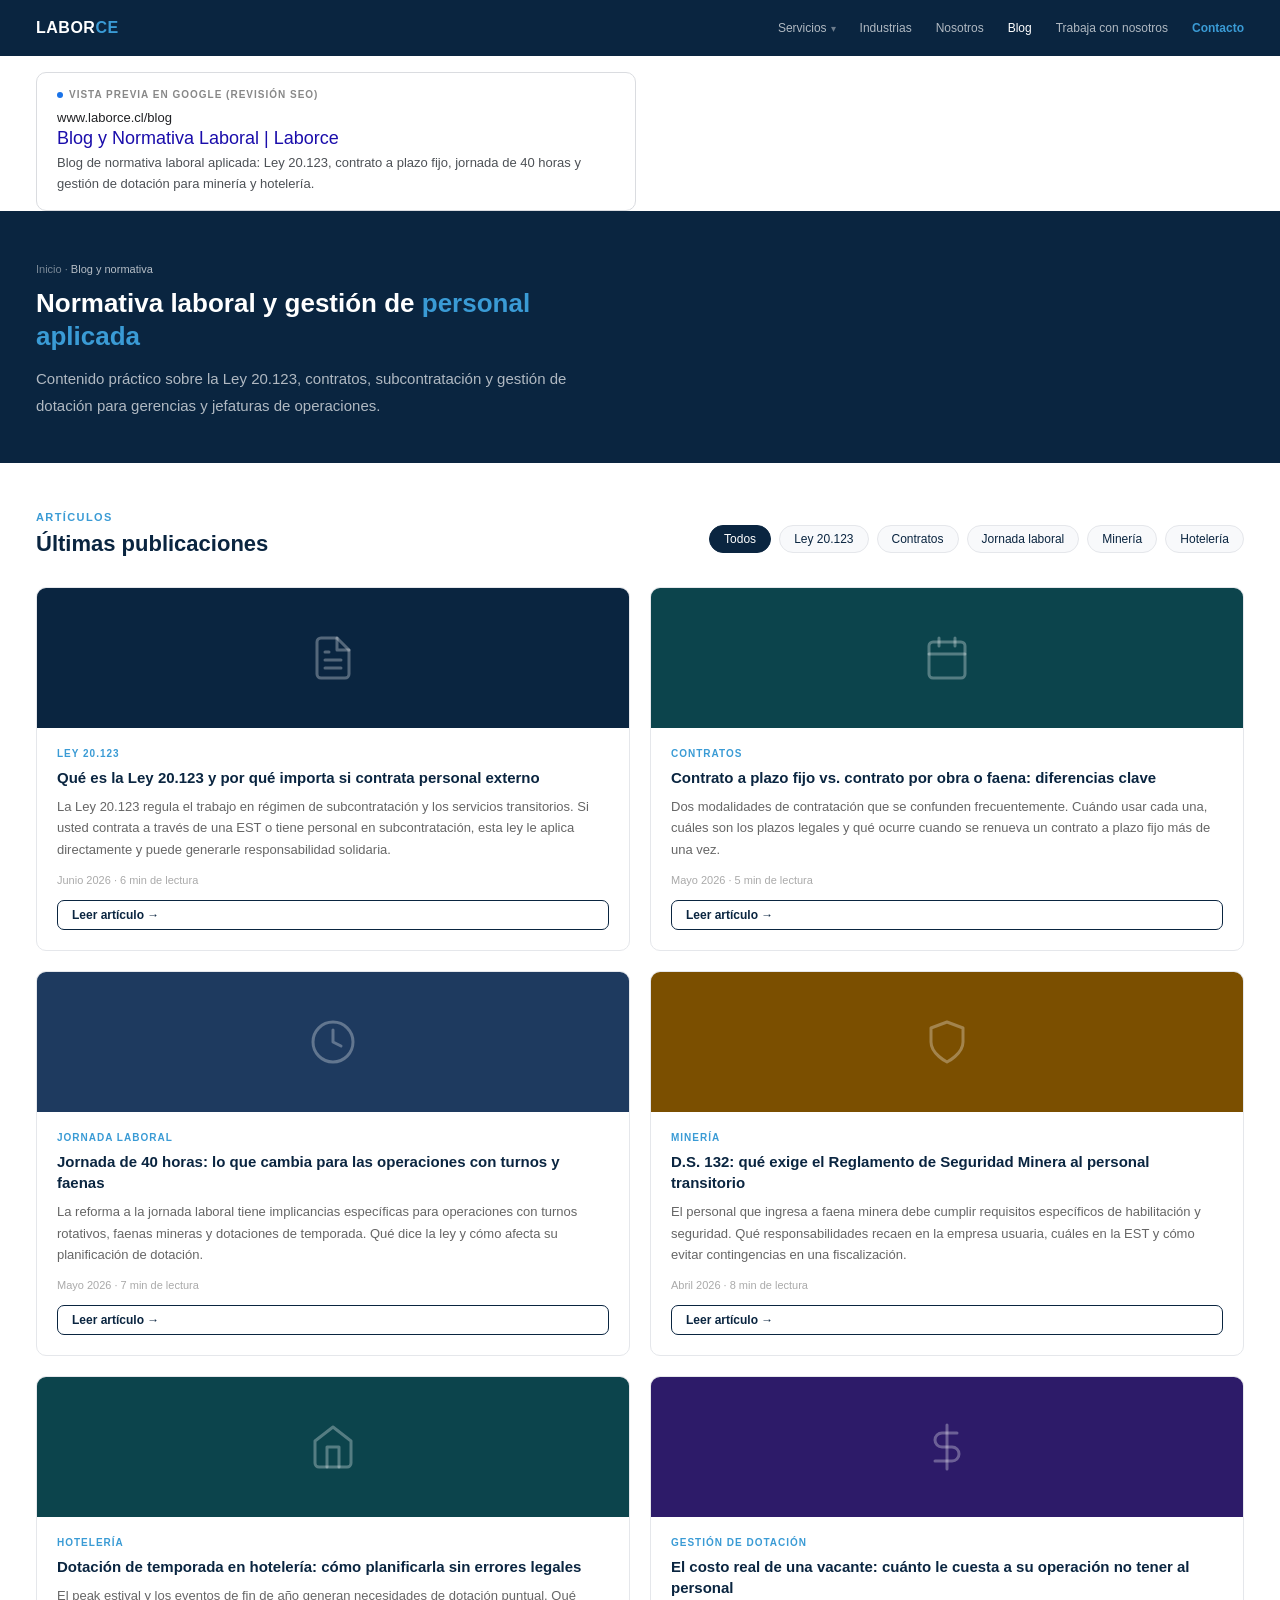
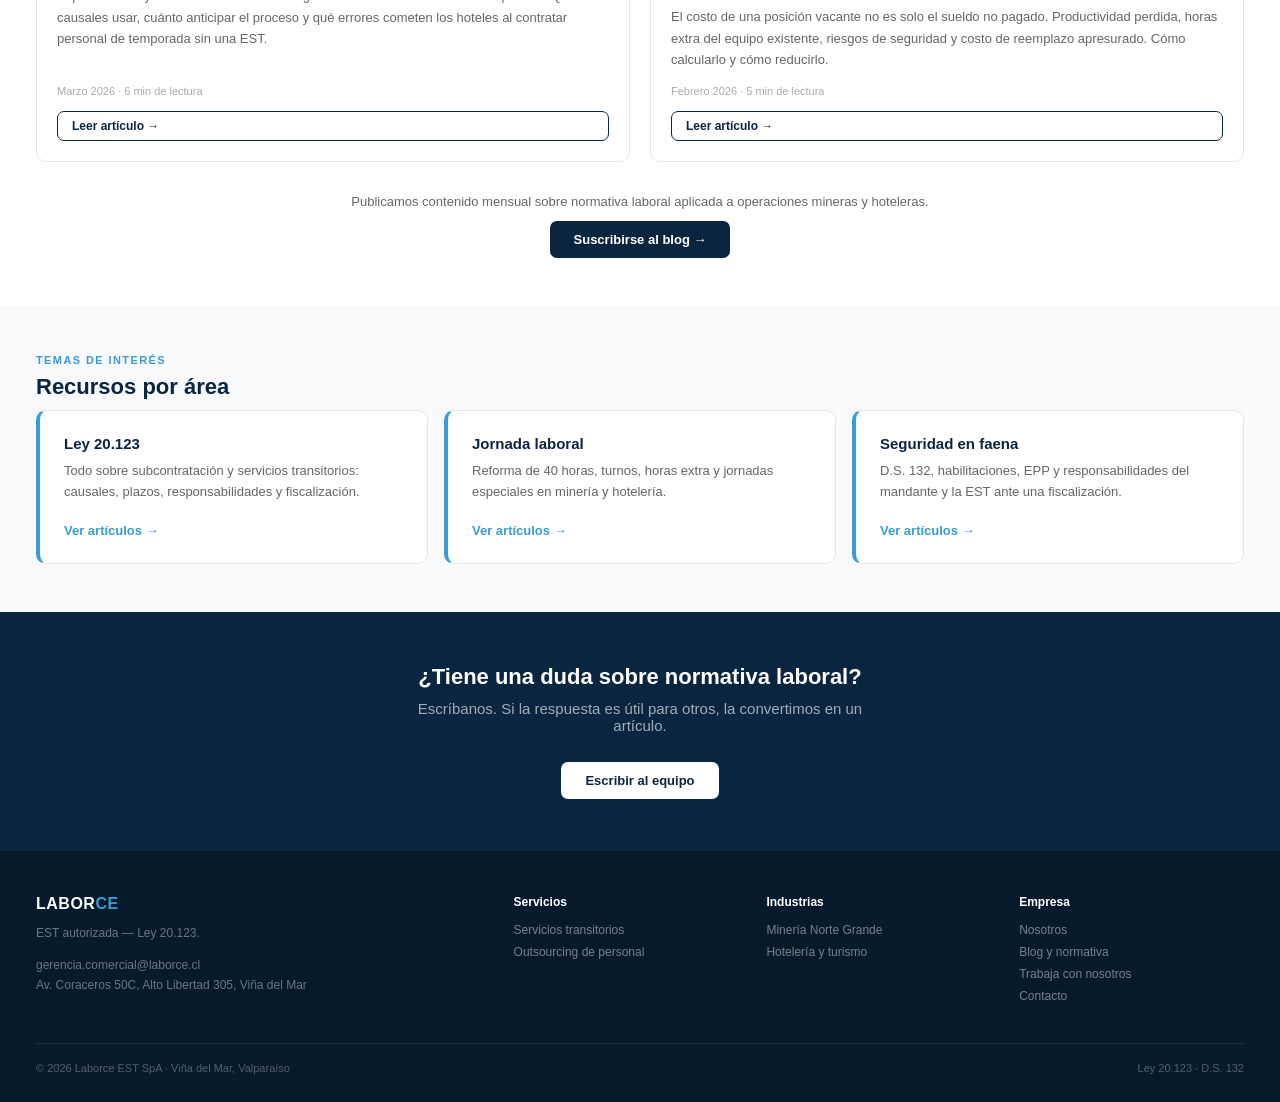
<file: blog.html>
<!DOCTYPE html>
<html lang="es">
<head>
<meta charset="UTF-8">
<meta name="viewport" content="width=device-width, initial-scale=1.0">
<title>Blog y Normativa Laboral | Laborce</title>
<meta name="description" content="Blog de normativa laboral aplicada: Ley 20.123, contrato a plazo fijo, jornada de 40 horas y gestión de dotación para minería y hotelería.">
<link rel="canonical" href="https://www.laborce.cl/blog">
<meta property="og:type" content="website">
<meta property="og:title" content="Blog y Normativa Laboral | Laborce">
<meta property="og:description" content="Blog de normativa laboral aplicada: Ley 20.123, contrato a plazo fijo, jornada de 40 horas y gestión de dotación para minería y hotelería.">
<meta property="og:url" content="https://www.laborce.cl/blog">
<meta property="og:site_name" content="Laborce">
<meta property="og:locale" content="es_CL">
<meta name="twitter:card" content="summary">
<meta name="twitter:title" content="Blog y Normativa Laboral | Laborce">
<meta name="twitter:description" content="Blog de normativa laboral aplicada: Ley 20.123, contrato a plazo fijo, jornada de 40 horas y gestión de dotación para minería y hotelería.">
<link rel="stylesheet" href="_base.css">
<style>
.blog-grid { display: grid; grid-template-columns: 1fr 1fr; gap: 20px; }
.blog-card { background: #fff; border: 1px solid var(--border); border-radius: 10px; overflow: hidden; display: flex; flex-direction: column; }
.blog-card-img { height: 140px; background: var(--navy); display: flex; align-items: center; justify-content: center; }
.blog-card-img.teal { background: #0C444C; }
.blog-card-img.slate { background: #1E3A5F; }
.blog-card-img.amber { background: #7B4F00; }
.blog-card-body { padding: 20px; flex: 1; display: flex; flex-direction: column; }
.blog-cat { font-size: 10px; font-weight: 700; color: var(--blue); text-transform: uppercase; letter-spacing: 1px; margin-bottom: 8px; }
.blog-card h3 { font-size: 15px; font-weight: 700; color: var(--navy); margin-bottom: 8px; line-height: 1.4; }
.blog-card p { font-size: 13px; color: var(--muted); line-height: 1.65; flex: 1; }
.blog-meta { font-size: 11px; color: #aaa; margin-top: 14px; }
.blog-card .btn-outline { font-size: 12px; padding: 7px 14px; margin-top: 14px; display: inline-block; }
.temas { display: flex; flex-wrap: wrap; gap: 8px; }
.tema-btn { background: var(--gray-bg); border: 1px solid var(--border); border-radius: 20px; padding: 6px 14px; font-size: 12px; color: var(--navy); cursor: pointer; }
.tema-btn:hover { background: #E6F4FF; border-color: var(--blue); color: var(--blue); }
.tema-btn.active { background: var(--navy); color: #fff; border-color: var(--navy); }
</style>

</head>
<body>

<nav>
  <a href="index.html" class="logo">LABOR<span>CE</span></a>
  <div class="nav-links">
    <div class="nav-dropdown">
      <a href="#">Servicios</a>
      <div class="dropdown-menu">
        <div class="dropdown-label">Personal</div>
        <a href="servicios-transitorios.html">Servicios transitorios</a>
        <a href="outsourcing-reclutamiento.html">Outsourcing y reclutamiento</a>
        <div class="dropdown-divider"></div>
        <div class="dropdown-label">Maquinaria</div>
        <a href="remanufactura.html">Remanufactura</a>
        <a href="asesorias.html">Asesorías en gestión de activos</a>
      </div>
    </div>
    <a href="industrias.html">Industrias</a>
    <a href="nosotros.html">Nosotros</a>
    <a href="blog.html" class="active">Blog</a>
    <a href="trabaja.html">Trabaja con nosotros</a>
    <a href="contacto.html" class="nav-cta">Contacto</a>
  </div>
</nav>
<div class="serp-preview">
  <div class="serp-label"><span class="dot"></span>Vista previa en Google (revisión SEO)</div>
  <div class="serp-url">www.laborce.cl/blog</div>
  <div class="serp-title">Blog y Normativa Laboral | Laborce</div>
  <div class="serp-desc">Blog de normativa laboral aplicada: Ley 20.123, contrato a plazo fijo, jornada de 40 horas y gestión de dotación para minería y hotelería.</div>
</div>


<div class="page-hero">
  <div class="breadcrumb"><a href="index.html">Inicio</a> · <span>Blog y normativa</span></div>
  <h1>Normativa laboral y gestión de <em>personal aplicada</em></h1>
  <p>Contenido práctico sobre la Ley 20.123, contratos, subcontratación y gestión de dotación para gerencias y jefaturas de operaciones.</p>
</div>

<div class="section">
  <div style="display:flex;justify-content:space-between;align-items:center;margin-bottom:20px;flex-wrap:wrap;gap:12px">
    <div>
      <div class="section-label">Artículos</div>
      <h2>Últimas publicaciones</h2>
    </div>
    <div class="temas">
      <div class="tema-btn active">Todos</div>
      <div class="tema-btn">Ley 20.123</div>
      <div class="tema-btn">Contratos</div>
      <div class="tema-btn">Jornada laboral</div>
      <div class="tema-btn">Minería</div>
      <div class="tema-btn">Hotelería</div>
    </div>
  </div>

  <div class="blog-grid">
    <div class="blog-card">
      <div class="blog-card-img" style="background:#0A2540">
        <svg width="48" height="48" viewBox="0 0 24 24" fill="none" stroke="rgba(255,255,255,0.3)" stroke-width="1.5" stroke-linecap="round" stroke-linejoin="round"><path d="M14 2H6a2 2 0 0 0-2 2v16a2 2 0 0 0 2 2h12a2 2 0 0 0 2-2V8z"/><polyline points="14 2 14 8 20 8"/><line x1="16" y1="13" x2="8" y2="13"/><line x1="16" y1="17" x2="8" y2="17"/><polyline points="10 9 9 9 8 9"/></svg>
      </div>
      <div class="blog-card-body">
        <div class="blog-cat">Ley 20.123</div>
        <h3>Qué es la Ley 20.123 y por qué importa si contrata personal externo</h3>
        <p>La Ley 20.123 regula el trabajo en régimen de subcontratación y los servicios transitorios. Si usted contrata a través de una EST o tiene personal en subcontratación, esta ley le aplica directamente y puede generarle responsabilidad solidaria.</p>
        <div class="blog-meta">Junio 2026 · 6 min de lectura</div>
        <a href="#" class="btn-outline">Leer artículo →</a>
      </div>
    </div>

    <div class="blog-card">
      <div class="blog-card-img teal">
        <svg width="48" height="48" viewBox="0 0 24 24" fill="none" stroke="rgba(255,255,255,0.3)" stroke-width="1.5" stroke-linecap="round" stroke-linejoin="round"><rect x="3" y="4" width="18" height="18" rx="2" ry="2"/><line x1="16" y1="2" x2="16" y2="6"/><line x1="8" y1="2" x2="8" y2="6"/><line x1="3" y1="10" x2="21" y2="10"/></svg>
      </div>
      <div class="blog-card-body">
        <div class="blog-cat">Contratos</div>
        <h3>Contrato a plazo fijo vs. contrato por obra o faena: diferencias clave</h3>
        <p>Dos modalidades de contratación que se confunden frecuentemente. Cuándo usar cada una, cuáles son los plazos legales y qué ocurre cuando se renueva un contrato a plazo fijo más de una vez.</p>
        <div class="blog-meta">Mayo 2026 · 5 min de lectura</div>
        <a href="#" class="btn-outline">Leer artículo →</a>
      </div>
    </div>

    <div class="blog-card">
      <div class="blog-card-img slate">
        <svg width="48" height="48" viewBox="0 0 24 24" fill="none" stroke="rgba(255,255,255,0.3)" stroke-width="1.5" stroke-linecap="round" stroke-linejoin="round"><circle cx="12" cy="12" r="10"/><polyline points="12 6 12 12 16 14"/></svg>
      </div>
      <div class="blog-card-body">
        <div class="blog-cat">Jornada laboral</div>
        <h3>Jornada de 40 horas: lo que cambia para las operaciones con turnos y faenas</h3>
        <p>La reforma a la jornada laboral tiene implicancias específicas para operaciones con turnos rotativos, faenas mineras y dotaciones de temporada. Qué dice la ley y cómo afecta su planificación de dotación.</p>
        <div class="blog-meta">Mayo 2026 · 7 min de lectura</div>
        <a href="#" class="btn-outline">Leer artículo →</a>
      </div>
    </div>

    <div class="blog-card">
      <div class="blog-card-img amber">
        <svg width="48" height="48" viewBox="0 0 24 24" fill="none" stroke="rgba(255,255,255,0.3)" stroke-width="1.5" stroke-linecap="round" stroke-linejoin="round"><path d="M12 22s8-4 8-10V5l-8-3-8 3v7c0 6 8 10 8 10z"/></svg>
      </div>
      <div class="blog-card-body">
        <div class="blog-cat">Minería</div>
        <h3>D.S. 132: qué exige el Reglamento de Seguridad Minera al personal transitorio</h3>
        <p>El personal que ingresa a faena minera debe cumplir requisitos específicos de habilitación y seguridad. Qué responsabilidades recaen en la empresa usuaria, cuáles en la EST y cómo evitar contingencias en una fiscalización.</p>
        <div class="blog-meta">Abril 2026 · 8 min de lectura</div>
        <a href="#" class="btn-outline">Leer artículo →</a>
      </div>
    </div>

    <div class="blog-card">
      <div class="blog-card-img teal">
        <svg width="48" height="48" viewBox="0 0 24 24" fill="none" stroke="rgba(255,255,255,0.3)" stroke-width="1.5" stroke-linecap="round" stroke-linejoin="round"><path d="M3 9l9-7 9 7v11a2 2 0 0 1-2 2H5a2 2 0 0 1-2-2z"/><polyline points="9 22 9 12 15 12 15 22"/></svg>
      </div>
      <div class="blog-card-body">
        <div class="blog-cat">Hotelería</div>
        <h3>Dotación de temporada en hotelería: cómo planificarla sin errores legales</h3>
        <p>El peak estival y los eventos de fin de año generan necesidades de dotación puntual. Qué causales usar, cuánto anticipar el proceso y qué errores cometen los hoteles al contratar personal de temporada sin una EST.</p>
        <div class="blog-meta">Marzo 2026 · 6 min de lectura</div>
        <a href="#" class="btn-outline">Leer artículo →</a>
      </div>
    </div>

    <div class="blog-card">
      <div class="blog-card-img" style="background:#2D1B69">
        <svg width="48" height="48" viewBox="0 0 24 24" fill="none" stroke="rgba(255,255,255,0.3)" stroke-width="1.5" stroke-linecap="round" stroke-linejoin="round"><line x1="12" y1="1" x2="12" y2="23"/><path d="M17 5H9.5a3.5 3.5 0 0 0 0 7h5a3.5 3.5 0 0 1 0 7H6"/></svg>
      </div>
      <div class="blog-card-body">
        <div class="blog-cat">Gestión de dotación</div>
        <h3>El costo real de una vacante: cuánto le cuesta a su operación no tener al personal</h3>
        <p>El costo de una posición vacante no es solo el sueldo no pagado. Productividad perdida, horas extra del equipo existente, riesgos de seguridad y costo de reemplazo apresurado. Cómo calcularlo y cómo reducirlo.</p>
        <div class="blog-meta">Febrero 2026 · 5 min de lectura</div>
        <a href="#" class="btn-outline">Leer artículo →</a>
      </div>
    </div>
  </div>

  <div style="text-align:center;margin-top:32px">
    <p style="font-size:13px;color:var(--muted);margin-bottom:12px">Publicamos contenido mensual sobre normativa laboral aplicada a operaciones mineras y hoteleras.</p>
    <a href="contacto.html" class="btn-navy">Suscribirse al blog →</a>
  </div>
</div>

<div class="section section-alt">
  <div class="section-label">Temas de interés</div>
  <h2>Recursos por área</h2>
  <div class="grid-3">
    <div class="card card-accent">
      <h3>Ley 20.123</h3>
      <p>Todo sobre subcontratación y servicios transitorios: causales, plazos, responsabilidades y fiscalización.</p>
      <br><a href="#" style="color:var(--blue);font-size:13px;font-weight:600">Ver artículos →</a>
    </div>
    <div class="card card-accent">
      <h3>Jornada laboral</h3>
      <p>Reforma de 40 horas, turnos, horas extra y jornadas especiales en minería y hotelería.</p>
      <br><a href="#" style="color:var(--blue);font-size:13px;font-weight:600">Ver artículos →</a>
    </div>
    <div class="card card-accent">
      <h3>Seguridad en faena</h3>
      <p>D.S. 132, habilitaciones, EPP y responsabilidades del mandante y la EST ante una fiscalización.</p>
      <br><a href="#" style="color:var(--blue);font-size:13px;font-weight:600">Ver artículos →</a>
    </div>
  </div>
</div>

<div class="cta-band">
  <h2>¿Tiene una duda sobre normativa laboral?</h2>
  <p>Escríbanos. Si la respuesta es útil para otros, la convertimos en un artículo.</p>
  <div class="cta-row">
    <a href="contacto.html" class="btn-white">Escribir al equipo</a>
  </div>
</div>

<footer>
  <div class="footer-grid">
    <div class="footer-col"><div class="logo" style="margin-bottom:10px">LABOR<span style="color:#3A9BD5">CE</span></div><p>EST autorizada — Ley 20.123.</p><p style="margin-top:12px">gerencia.comercial@laborce.cl<br>Av. Coraceros 50C, Alto Libertad 305, Viña del Mar</p></div>
    <div class="footer-col"><h5>Servicios</h5><a href="servicios-transitorios.html">Servicios transitorios</a><a href="outsourcing-reclutamiento.html">Outsourcing de personal</a></div>
    <div class="footer-col"><h5>Industrias</h5><a href="industria-mineria.html">Minería Norte Grande</a><a href="industria-hoteleria.html">Hotelería y turismo</a></div>
    <div class="footer-col"><h5>Empresa</h5><a href="nosotros.html">Nosotros</a><a href="blog.html">Blog y normativa</a><a href="trabaja.html">Trabaja con nosotros</a><a href="contacto.html">Contacto</a></div>
  </div>
  <div class="footer-bottom"><p>© 2026 Laborce EST SpA · Viña del Mar, Valparaíso</p><p>Ley 20.123 · D.S. 132</p></div>
</footer>
<script src="_nav.js"></script>
</body>
</html>
</file>
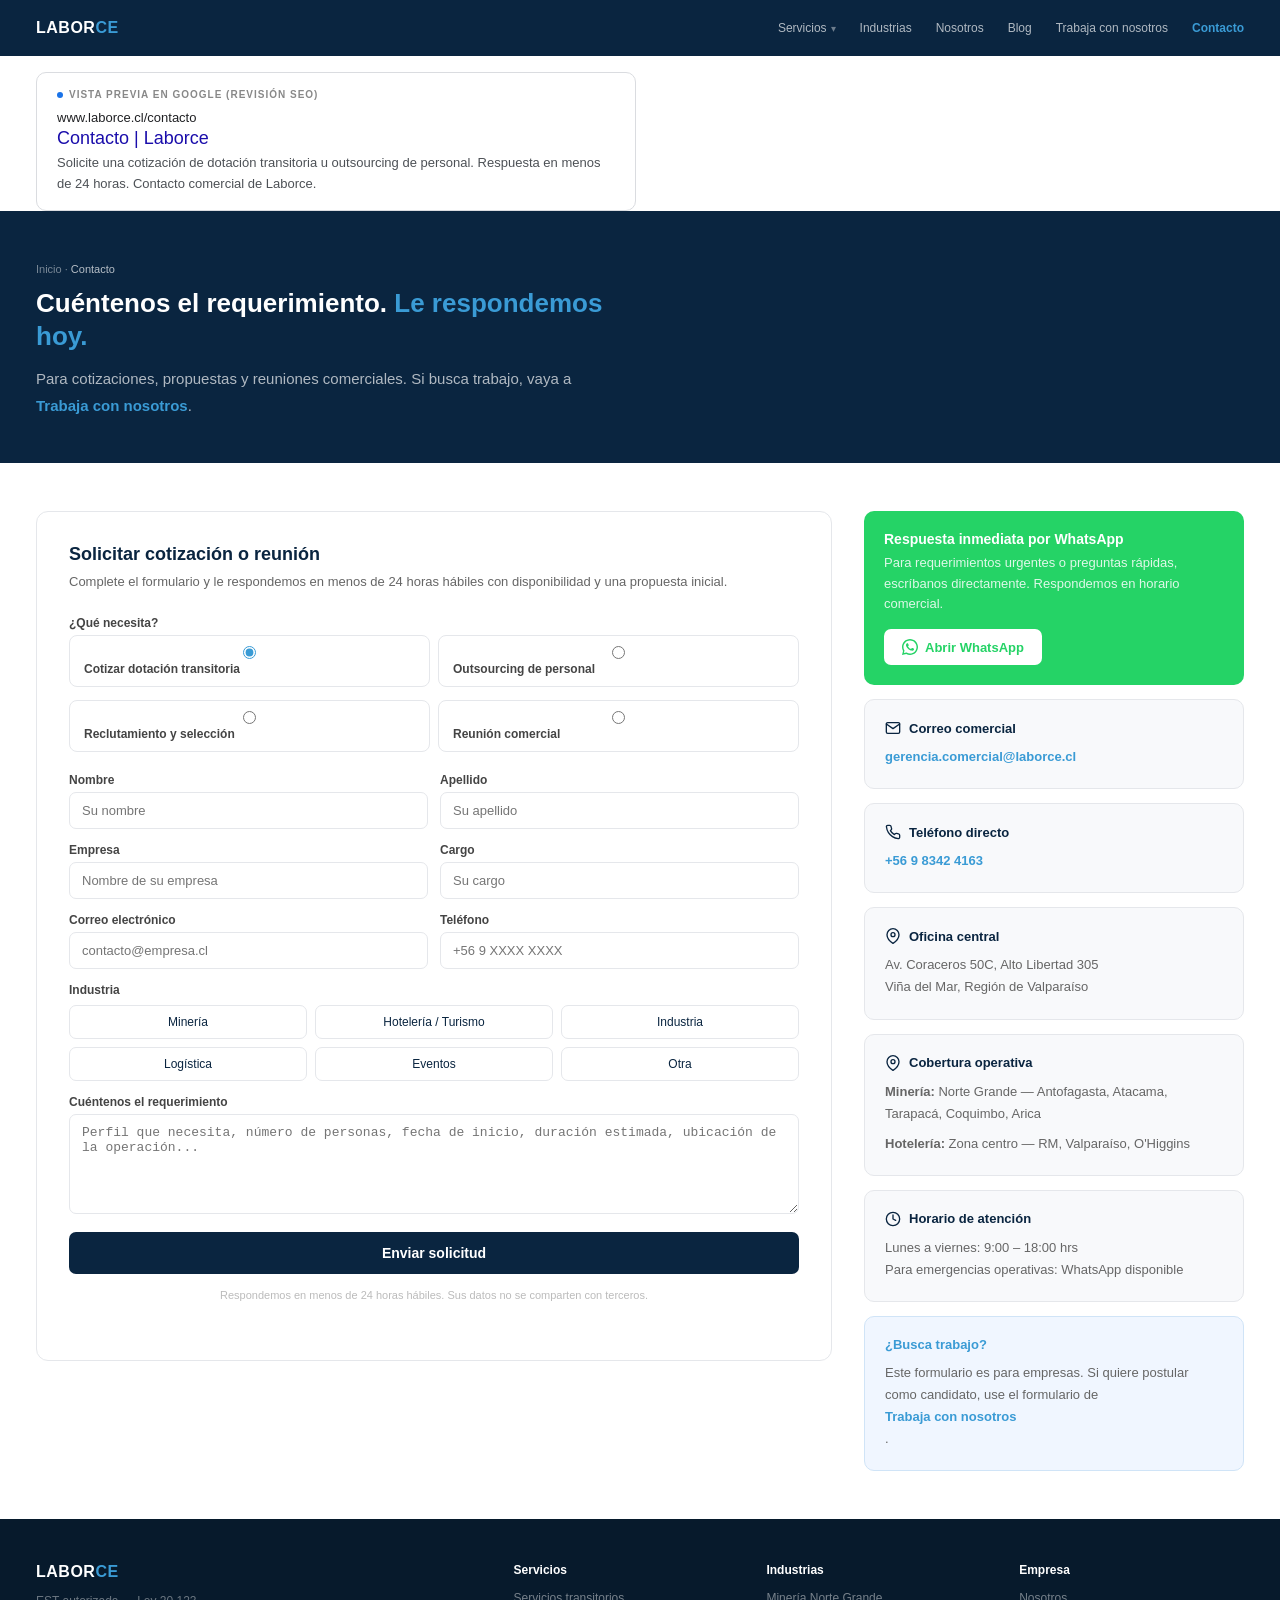
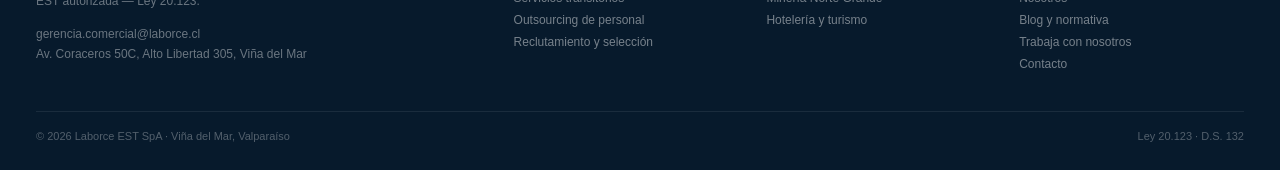
<file: contacto.html>
<!DOCTYPE html>
<html lang="es">
<head>
<meta charset="UTF-8">
<meta name="viewport" content="width=device-width, initial-scale=1.0">
<title>Contacto | Laborce</title>
<meta name="description" content="Solicite una cotización de dotación transitoria u outsourcing de personal. Respuesta en menos de 24 horas. Contacto comercial de Laborce.">
<link rel="canonical" href="https://www.laborce.cl/contacto">
<meta property="og:type" content="website">
<meta property="og:title" content="Contacto | Laborce">
<meta property="og:description" content="Solicite una cotización de dotación transitoria u outsourcing de personal. Respuesta en menos de 24 horas. Contacto comercial de Laborce.">
<meta property="og:url" content="https://www.laborce.cl/contacto">
<meta property="og:site_name" content="Laborce">
<meta property="og:locale" content="es_CL">
<meta name="twitter:card" content="summary">
<meta name="twitter:title" content="Contacto | Laborce">
<meta name="twitter:description" content="Solicite una cotización de dotación transitoria u outsourcing de personal. Respuesta en menos de 24 horas. Contacto comercial de Laborce.">
<link rel="stylesheet" href="_base.css">
<style>
.contacto-grid { display: grid; grid-template-columns: 1fr 380px; gap: 32px; align-items: start; }
.form-card { background: #fff; border: 1px solid var(--border); border-radius: 12px; padding: 32px; }
.form-card h2 { font-size: 18px; font-weight: 700; color: var(--navy); margin-bottom: 6px; }
.form-card p { font-size: 13px; color: var(--muted); margin-bottom: 24px; line-height: 1.65; }
.form-row-2 { display: grid; grid-template-columns: 1fr 1fr; gap: 12px; }
.motivo-grid { display: grid; grid-template-columns: 1fr 1fr; gap: 8px; margin-bottom: 16px; }
.motivo-opt { border: 1px solid var(--border); border-radius: 8px; padding: 10px 14px; font-size: 13px; color: var(--navy); cursor: pointer; display: flex; align-items: center; gap: 8px; }
.motivo-opt input[type=radio] { accent-color: var(--blue); }
.motivo-opt:hover { border-color: var(--blue); background: #F0F8FF; }
.info-stack { display: flex; flex-direction: column; gap: 14px; }
.info-card { background: var(--gray-bg); border: 1px solid var(--border); border-radius: 10px; padding: 20px; }
.info-card h4 { font-size: 13px; font-weight: 700; color: var(--navy); margin-bottom: 10px; display: flex; align-items: center; gap: 8px; }
.info-card p, .info-card a { font-size: 13px; color: var(--muted); line-height: 1.7; display: block; }
.info-card a { color: var(--blue); font-weight: 600; }
.wa-card { background: #25D366; border-radius: 10px; padding: 20px; color: #fff; }
.wa-card h4 { font-size: 14px; font-weight: 700; margin-bottom: 6px; }
.wa-card p { font-size: 13px; opacity: 0.85; margin-bottom: 14px; line-height: 1.6; }
.wa-btn { background: #fff; color: #25D366; border: none; padding: 10px 18px; border-radius: 7px; font-size: 13px; font-weight: 700; cursor: pointer; display: inline-flex; align-items: center; gap: 7px; }
.industria-selector { display: grid; grid-template-columns: repeat(3,1fr); gap: 8px; margin-top:8px }
.ind-opt { border: 1px solid var(--border); border-radius: 7px; padding: 9px 10px; font-size: 12px; color: var(--navy); cursor: pointer; text-align: center; }
.ind-opt:hover { border-color: var(--blue); background: #F0F8FF; }
</style>

</head>
<body>

<nav>
  <a href="index.html" class="logo">LABOR<span>CE</span></a>
  <div class="nav-links">
    <div class="nav-dropdown">
      <a href="#">Servicios</a>
      <div class="dropdown-menu">
        <div class="dropdown-label">Personal</div>
        <a href="servicios-transitorios.html">Servicios transitorios</a>
        <a href="outsourcing-reclutamiento.html">Outsourcing y reclutamiento</a>
        <div class="dropdown-divider"></div>
        <div class="dropdown-label">Maquinaria</div>
        <a href="remanufactura.html">Remanufactura</a>
        <a href="asesorias.html">Asesorías en gestión de activos</a>
      </div>
    </div>
    <a href="industrias.html">Industrias</a>
    <a href="nosotros.html">Nosotros</a>
    <a href="blog.html">Blog</a>
    <a href="trabaja.html">Trabaja con nosotros</a>
    <a href="contacto.html" class="active nav-cta">Contacto</a>
  </div>
</nav>
<div class="serp-preview">
  <div class="serp-label"><span class="dot"></span>Vista previa en Google (revisión SEO)</div>
  <div class="serp-url">www.laborce.cl/contacto</div>
  <div class="serp-title">Contacto | Laborce</div>
  <div class="serp-desc">Solicite una cotización de dotación transitoria u outsourcing de personal. Respuesta en menos de 24 horas. Contacto comercial de Laborce.</div>
</div>


<div class="page-hero">
  <div class="breadcrumb"><a href="index.html">Inicio</a> · <span>Contacto</span></div>
  <h1>Cuéntenos el requerimiento. <em>Le respondemos hoy.</em></h1>
  <p>Para cotizaciones, propuestas y reuniones comerciales. Si busca trabajo, vaya a <a href="trabaja.html" style="color:#3A9BD5;font-weight:600">Trabaja con nosotros</a>.</p>
</div>

<div class="section">
  <div class="contacto-grid">

    <!-- Formulario -->
    <div class="form-card">
      <h2>Solicitar cotización o reunión</h2>
      <p>Complete el formulario y le respondemos en menos de 24 horas hábiles con disponibilidad y una propuesta inicial.</p>

      <div class="form-group">
        <label>¿Qué necesita?</label>
        <div class="motivo-grid">
          <label class="motivo-opt"><input type="radio" name="motivo" checked> Cotizar dotación transitoria</label>
          <label class="motivo-opt"><input type="radio" name="motivo"> Outsourcing de personal</label>
          <label class="motivo-opt"><input type="radio" name="motivo"> Reclutamiento y selección</label>
          <label class="motivo-opt"><input type="radio" name="motivo"> Reunión comercial</label>
        </div>
      </div>

      <div class="form-row-2">
        <div class="form-group"><label>Nombre</label><input type="text" placeholder="Su nombre"></div>
        <div class="form-group"><label>Apellido</label><input type="text" placeholder="Su apellido"></div>
      </div>

      <div class="form-row-2">
        <div class="form-group"><label>Empresa</label><input type="text" placeholder="Nombre de su empresa"></div>
        <div class="form-group"><label>Cargo</label><input type="text" placeholder="Su cargo"></div>
      </div>

      <div class="form-row-2">
        <div class="form-group"><label>Correo electrónico</label><input type="email" placeholder="contacto@empresa.cl"></div>
        <div class="form-group"><label>Teléfono</label><input type="tel" placeholder="+56 9 XXXX XXXX"></div>
      </div>

      <div class="form-group">
        <label>Industria</label>
        <div class="industria-selector">
          <div class="ind-opt">Minería</div>
          <div class="ind-opt">Hotelería / Turismo</div>
          <div class="ind-opt">Industria</div>
          <div class="ind-opt">Logística</div>
          <div class="ind-opt">Eventos</div>
          <div class="ind-opt">Otra</div>
        </div>
      </div>

      <div class="form-group">
        <label>Cuéntenos el requerimiento</label>
        <textarea placeholder="Perfil que necesita, número de personas, fecha de inicio, duración estimada, ubicación de la operación..."></textarea>
      </div>

      <button class="btn-navy" style="width:100%;padding:13px;font-size:14px">Enviar solicitud</button>
      <p style="font-size:11px;color:#bbb;text-align:center;margin-top:12px">Respondemos en menos de 24 horas hábiles. Sus datos no se comparten con terceros.</p>
    </div>

    <!-- Panel de información -->
    <div class="info-stack">
      <div class="wa-card">
        <h4>Respuesta inmediata por WhatsApp</h4>
        <p>Para requerimientos urgentes o preguntas rápidas, escríbanos directamente. Respondemos en horario comercial.</p>
        <a href="https://wa.me/56983424163" class="wa-btn">
          <svg width="16" height="16" viewBox="0 0 24 24" fill="currentColor"><path d="M17.472 14.382c-.297-.149-1.758-.867-2.03-.967-.273-.099-.471-.148-.67.15-.197.297-.767.966-.94 1.164-.173.199-.347.223-.644.075-.297-.15-1.255-.463-2.39-1.475-.883-.788-1.48-1.761-1.653-2.059-.173-.297-.018-.458.13-.606.134-.133.298-.347.446-.52.149-.174.198-.298.298-.497.099-.198.05-.371-.025-.52-.075-.149-.669-1.612-.916-2.207-.242-.579-.487-.5-.669-.51-.173-.008-.371-.01-.57-.01-.198 0-.52.074-.792.372-.272.297-1.04 1.016-1.04 2.479 0 1.462 1.065 2.875 1.213 3.074.149.198 2.096 3.2 5.077 4.487.709.306 1.262.489 1.694.625.712.227 1.36.195 1.871.118.571-.085 1.758-.719 2.006-1.413.248-.694.248-1.289.173-1.413-.074-.124-.272-.198-.57-.347z"/><path d="M12 0C5.373 0 0 5.373 0 12c0 2.127.558 4.122 1.533 5.854L0 24l6.336-1.503A11.94 11.94 0 0 0 12 24c6.627 0 12-5.373 12-12S18.627 0 12 0zm0 21.818a9.797 9.797 0 0 1-5.064-1.407l-.364-.216-3.76.892.952-3.663-.237-.376A9.779 9.779 0 0 1 2.182 12C2.182 6.573 6.573 2.182 12 2.182S21.818 6.573 21.818 12 17.427 21.818 12 21.818z"/></svg>
          Abrir WhatsApp
        </a>
      </div>

      <div class="info-card">
        <h4>
          <svg width="16" height="16" viewBox="0 0 24 24" fill="none" stroke="currentColor" stroke-width="2" stroke-linecap="round" stroke-linejoin="round"><path d="M4 4h16c1.1 0 2 .9 2 2v12c0 1.1-.9 2-2 2H4c-1.1 0-2-.9-2-2V6c0-1.1.9-2 2-2z"/><polyline points="22,6 12,13 2,6"/></svg>
          Correo comercial
        </h4>
        <a href="mailto:gerencia.comercial@laborce.cl">gerencia.comercial@laborce.cl</a>
      </div>

      <div class="info-card">
        <h4>
          <svg width="16" height="16" viewBox="0 0 24 24" fill="none" stroke="currentColor" stroke-width="2" stroke-linecap="round" stroke-linejoin="round"><path d="M22 16.92v3a2 2 0 0 1-2.18 2 19.79 19.79 0 0 1-8.63-3.07 19.5 19.5 0 0 1-6-6 19.79 19.79 0 0 1-3.07-8.67A2 2 0 0 1 4.11 2h3a2 2 0 0 1 2 1.72c.127.96.361 1.903.7 2.81a2 2 0 0 1-.45 2.11L8.09 9.91a16 16 0 0 0 6 6l1.27-1.27a2 2 0 0 1 2.11-.45c.907.339 1.85.573 2.81.7A2 2 0 0 1 22 16.92z"/></svg>
          Teléfono directo
        </h4>
        <a href="tel:+56983424163">+56 9 8342 4163</a>
      </div>

      <div class="info-card">
        <h4>
          <svg width="16" height="16" viewBox="0 0 24 24" fill="none" stroke="currentColor" stroke-width="2" stroke-linecap="round" stroke-linejoin="round"><path d="M21 10c0 7-9 13-9 13s-9-6-9-13a9 9 0 0 1 18 0z"/><circle cx="12" cy="10" r="3"/></svg>
          Oficina central
        </h4>
        <p>Av. Coraceros 50C, Alto Libertad 305<br>Viña del Mar, Región de Valparaíso</p>
      </div>

      <div class="info-card">
        <h4>
          <svg width="16" height="16" viewBox="0 0 24 24" fill="none" stroke="currentColor" stroke-width="2" stroke-linecap="round" stroke-linejoin="round"><path d="M21 10c0 7-9 13-9 13s-9-6-9-13a9 9 0 0 1 18 0z"/><circle cx="12" cy="10" r="3"/></svg>
          Cobertura operativa
        </h4>
        <p><strong>Minería:</strong> Norte Grande — Antofagasta, Atacama, Tarapacá, Coquimbo, Arica</p>
        <p style="margin-top:8px"><strong>Hotelería:</strong> Zona centro — RM, Valparaíso, O'Higgins</p>
      </div>

      <div class="info-card">
        <h4>
          <svg width="16" height="16" viewBox="0 0 24 24" fill="none" stroke="currentColor" stroke-width="2" stroke-linecap="round" stroke-linejoin="round"><circle cx="12" cy="12" r="10"/><polyline points="12 6 12 12 16 14"/></svg>
          Horario de atención
        </h4>
        <p>Lunes a viernes: 9:00 – 18:00 hrs<br>Para emergencias operativas: WhatsApp disponible</p>
      </div>

      <div class="info-card" style="background:#F0F6FF;border-color:#D0E4F7">
        <h4 style="color:var(--blue)">¿Busca trabajo?</h4>
        <p>Este formulario es para empresas. Si quiere postular como candidato, use el formulario de <a href="trabaja.html">Trabaja con nosotros</a>.</p>
      </div>
    </div>

  </div>
</div>

<footer>
  <div class="footer-grid">
    <div class="footer-col"><div class="logo" style="margin-bottom:10px">LABOR<span style="color:#3A9BD5">CE</span></div><p>EST autorizada — Ley 20.123.</p><p style="margin-top:12px">gerencia.comercial@laborce.cl<br>Av. Coraceros 50C, Alto Libertad 305, Viña del Mar</p></div>
    <div class="footer-col"><h5>Servicios</h5><a href="servicios-transitorios.html">Servicios transitorios</a><a href="outsourcing-reclutamiento.html">Outsourcing de personal</a><a href="outsourcing-reclutamiento.html">Reclutamiento y selección</a></div>
    <div class="footer-col"><h5>Industrias</h5><a href="industria-mineria.html">Minería Norte Grande</a><a href="industria-hoteleria.html">Hotelería y turismo</a></div>
    <div class="footer-col"><h5>Empresa</h5><a href="nosotros.html">Nosotros</a><a href="blog.html">Blog y normativa</a><a href="trabaja.html">Trabaja con nosotros</a><a href="contacto.html">Contacto</a></div>
  </div>
  <div class="footer-bottom"><p>© 2026 Laborce EST SpA · Viña del Mar, Valparaíso</p><p>Ley 20.123 · D.S. 132</p></div>
</footer>
<script src="_nav.js"></script>
</body>
</html>
</file>
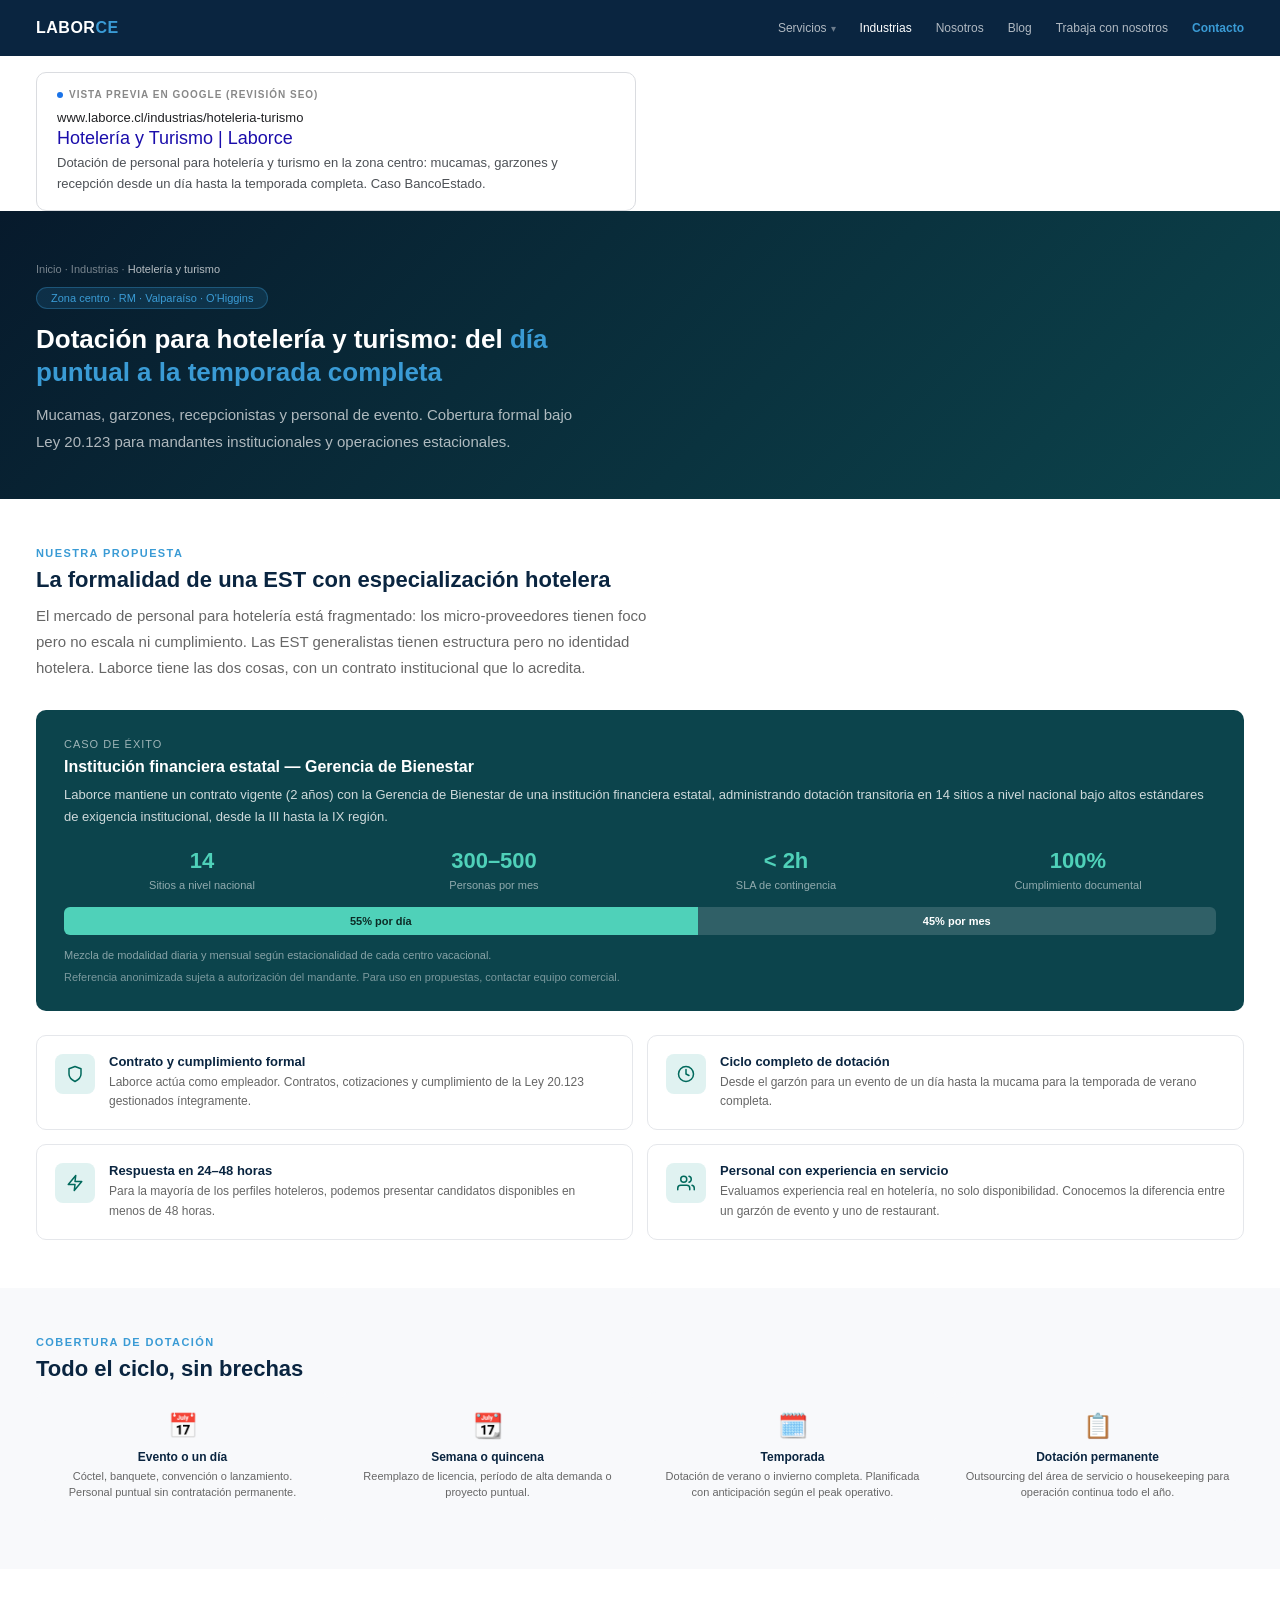
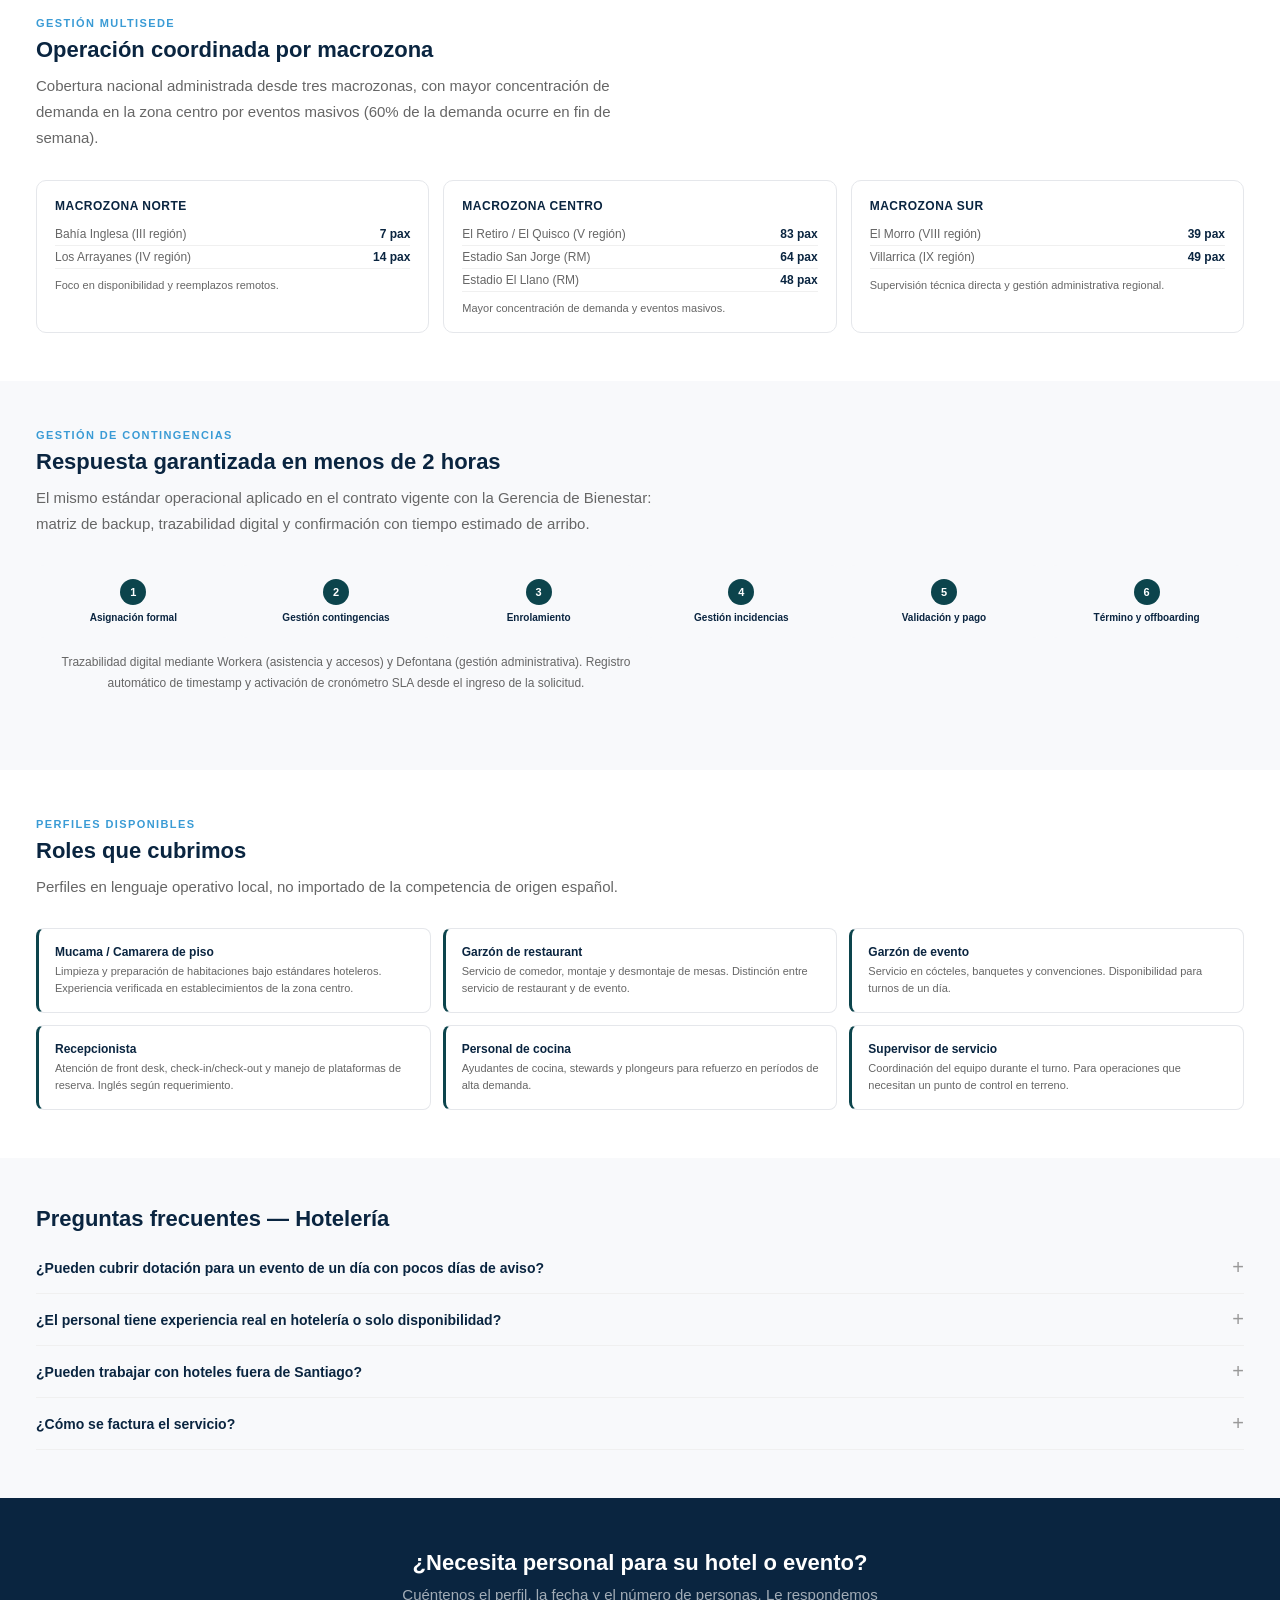
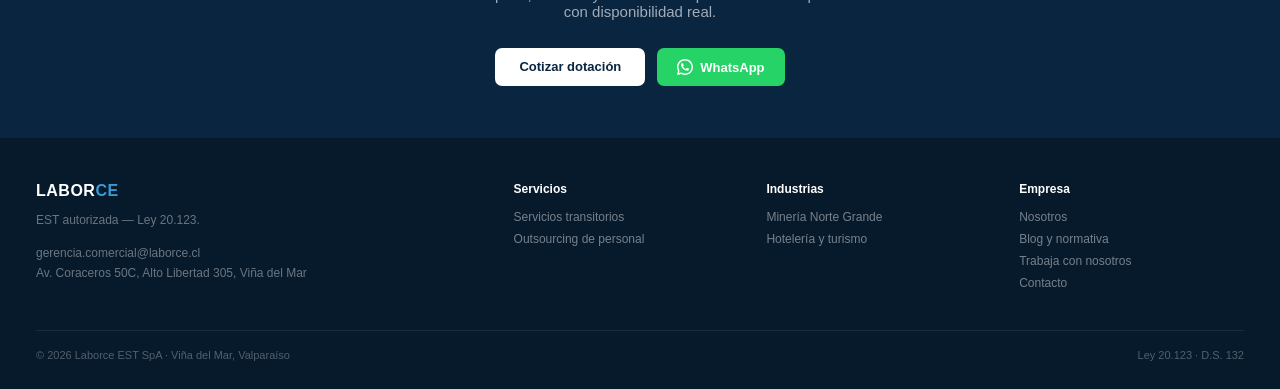
<file: industria-hoteleria.html>
<!DOCTYPE html>
<html lang="es">
<head>
<meta charset="UTF-8">
<meta name="viewport" content="width=device-width, initial-scale=1.0">
<title>Hotelería y Turismo | Laborce</title>
<meta name="description" content="Dotación de personal para hotelería y turismo en la zona centro: mucamas, garzones y recepción desde un día hasta la temporada completa. Caso BancoEstado.">
<link rel="canonical" href="https://www.laborce.cl/industrias/hoteleria-turismo">
<meta property="og:type" content="website">
<meta property="og:title" content="Hotelería y Turismo | Laborce">
<meta property="og:description" content="Dotación de personal para hotelería y turismo en la zona centro: mucamas, garzones y recepción desde un día hasta la temporada completa. Caso BancoEstado.">
<meta property="og:url" content="https://www.laborce.cl/industrias/hoteleria-turismo">
<meta property="og:site_name" content="Laborce">
<meta property="og:locale" content="es_CL">
<meta name="twitter:card" content="summary">
<meta name="twitter:title" content="Hotelería y Turismo | Laborce">
<meta name="twitter:description" content="Dotación de personal para hotelería y turismo en la zona centro: mucamas, garzones y recepción desde un día hasta la temporada completa. Caso BancoEstado.">
<link rel="stylesheet" href="_base.css">
<style>
.ciclo { display: grid; grid-template-columns: repeat(4,1fr); gap: 12px; }
.ciclo-paso { text-align: center; padding: 20px 14px; background: var(--gray-bg); border-radius: 10px; }
.ciclo-ico { font-size: 24px; margin-bottom: 10px; }
.ciclo-paso h4 { font-size: 12px; font-weight: 700; color: var(--navy); margin-bottom: 4px; }
.ciclo-paso p { font-size: 11px; color: var(--muted); line-height: 1.5; }
.perfiles-grid { display: grid; grid-template-columns: repeat(3,1fr); gap: 12px; }
.perfil { background: #fff; border: 1px solid var(--border); border-radius: 8px; padding: 16px; border-left: 3px solid #0C444C; }
.perfil h4 { font-size: 12px; font-weight: 700; color: var(--navy); margin-bottom: 4px; }
.perfil p { font-size: 11px; color: var(--muted); line-height: 1.5; }
.ventaja { display: flex; gap: 14px; align-items: flex-start; padding: 18px; background: #fff; border: 1px solid var(--border); border-radius: 10px; }
.ventaja-ico { width: 40px; height: 40px; border-radius: 8px; background: #E0F2F1; display: flex; align-items: center; justify-content: center; flex-shrink: 0; color: #00695C; font-size: 18px; }
.ventaja h4 { font-size: 13px; font-weight: 700; color: var(--navy); margin-bottom: 4px; }
.ventaja p { font-size: 12px; color: var(--muted); line-height: 1.6; }
.kpi-row { display: grid; grid-template-columns: repeat(4,1fr); gap: 16px; margin-top: 20px; }
.kpi-item { text-align: center; }
.kpi-num { font-size: 22px; font-weight: 700; color: #4FD1B9; }
.kpi-label { font-size: 11px; color: rgba(255,255,255,0.55); margin-top: 4px; line-height: 1.4; }
.modalidad-bar { display: flex; height: 28px; border-radius: 6px; overflow: hidden; margin: 14px 0; }
.modalidad-dia { background: #4FD1B9; display: flex; align-items: center; justify-content: center; font-size: 11px; font-weight: 700; color: #0C2B26; }
.modalidad-mes { background: rgba(255,255,255,0.15); display: flex; align-items: center; justify-content: center; font-size: 11px; font-weight: 700; color: #fff; }
.macrozonas-grid { display: grid; grid-template-columns: repeat(3,1fr); gap: 14px; }
.macrozona { background: #fff; border: 1px solid var(--border); border-radius: 10px; padding: 18px; }
.macrozona h4 { font-size: 12px; font-weight: 700; color: var(--navy); text-transform: uppercase; letter-spacing: 0.5px; margin-bottom: 10px; }
.macrozona .sitio { font-size: 12px; color: var(--muted); display: flex; justify-content: space-between; padding: 4px 0; border-bottom: 1px solid #f0f0f0; }
.macrozona .sitio:last-child { border-bottom: none; }
.macrozona .sitio strong { color: var(--navy); font-weight: 600; }
.proceso-op { display: grid; grid-template-columns: repeat(6,1fr); gap: 8px; }
.po-paso { text-align: center; padding: 14px 8px; background: var(--gray-bg); border-radius: 8px; }
.po-paso .po-num { width: 26px; height: 26px; border-radius: 50%; background: #0C444C; color: #fff; font-size: 11px; font-weight: 700; display: flex; align-items: center; justify-content: center; margin: 0 auto 6px; }
.po-paso h5 { font-size: 10px; font-weight: 700; color: var(--navy); line-height: 1.3; }
</style>
<script type="application/ld+json">
{
  "@context": "https://schema.org",
  "@type": "Service",
  "serviceType": "Dotación de Personal para Hotelería",
  "name": "Dotación de Personal para Hotelería",
  "description": "Dotación de personal para hotelería y turismo en la zona centro.",
  "provider": {
    "@type": "Organization",
    "name": "Laborce",
    "url": "https://www.laborce.cl"
  },
  "areaServed": "CL",
  "url": "https://www.laborce.cl/industrias/hoteleria-turismo"
}
</script>
<script type="application/ld+json">
{
  "@context": "https://schema.org",
  "@type": "FAQPage",
  "mainEntity": [
    {
      "@type": "Question",
      "name": "¿Pueden cubrir dotación para un evento de un día con pocos días de aviso?",
      "acceptedAnswer": {
        "@type": "Answer",
        "text": "Sí, es uno de los casos más frecuentes. Para garzones y personal de evento, normalmente podemos confirmar disponibilidad en 24 horas. Para mayor seguridad, recomendamos avisar con al menos 3–5 días de anticipación."
      }
    },
    {
      "@type": "Question",
      "name": "¿El personal tiene experiencia real en hotelería o solo disponibilidad?",
      "acceptedAnswer": {
        "@type": "Answer",
        "text": "Evaluamos experiencia previa en el rubro antes de incorporar a alguien a nuestra base de candidatos hoteleros. No es solo disponibilidad: es disponibilidad con historial verificado."
      }
    },
    {
      "@type": "Question",
      "name": "¿Pueden trabajar con hoteles fuera de Santiago?",
      "acceptedAnswer": {
        "@type": "Answer",
        "text": "Sí. Nuestra cobertura en la zona centro incluye la Región Metropolitana, Valparaíso y O'Higgins. Para otras regiones, consulte disponibilidad según la operación específica."
      }
    },
    {
      "@type": "Question",
      "name": "¿Cómo se factura el servicio?",
      "acceptedAnswer": {
        "@type": "Answer",
        "text": "Facturamos a la empresa usuaria según los días trabajados por el personal, más los costos asociados. El detalle se establece en la propuesta comercial. Contáctenos para una cotización a medida."
      }
    }
  ]
}
</script>
</head>
<body>

<nav>
  <a href="index.html" class="logo">LABOR<span>CE</span></a>
  <div class="nav-links">
    <div class="nav-dropdown">
      <a href="#">Servicios</a>
      <div class="dropdown-menu">
        <div class="dropdown-label">Personal</div>
        <a href="servicios-transitorios.html">Servicios transitorios</a>
        <a href="outsourcing-reclutamiento.html">Outsourcing y reclutamiento</a>
        <div class="dropdown-divider"></div>
        <div class="dropdown-label">Maquinaria</div>
        <a href="remanufactura.html">Remanufactura</a>
        <a href="asesorias.html">Asesorías en gestión de activos</a>
      </div>
    </div>
    <a href="industrias.html" class="active">Industrias</a>
    <a href="nosotros.html">Nosotros</a>
    <a href="blog.html">Blog</a>
    <a href="trabaja.html">Trabaja con nosotros</a>
    <a href="contacto.html" class="nav-cta">Contacto</a>
  </div>
</nav>
<div class="serp-preview">
  <div class="serp-label"><span class="dot"></span>Vista previa en Google (revisión SEO)</div>
  <div class="serp-url">www.laborce.cl/industrias/hoteleria-turismo</div>
  <div class="serp-title">Hotelería y Turismo | Laborce</div>
  <div class="serp-desc">Dotación de personal para hotelería y turismo en la zona centro: mucamas, garzones y recepción desde un día hasta la temporada completa. Caso BancoEstado.</div>
</div>


<div class="page-hero" style="background:linear-gradient(135deg,#071A2C 0%,#0C444C 100%)">
  <div class="breadcrumb"><a href="index.html">Inicio</a> · <a href="industrias.html">Industrias</a> · <span>Hotelería y turismo</span></div>
  <div class="badge">Zona centro · RM · Valparaíso · O'Higgins</div>
  <h1>Dotación para hotelería y turismo: del <em>día puntual a la temporada completa</em></h1>
  <p>Mucamas, garzones, recepcionistas y personal de evento. Cobertura formal bajo Ley 20.123 para mandantes institucionales y operaciones estacionales.</p>
</div>

<div class="section">
  <div class="section-label">Nuestra propuesta</div>
  <h2>La formalidad de una EST con especialización hotelera</h2>
  <p class="lead">El mercado de personal para hotelería está fragmentado: los micro-proveedores tienen foco pero no escala ni cumplimiento. Las EST generalistas tienen estructura pero no identidad hotelera. Laborce tiene las dos cosas, con un contrato institucional que lo acredita.</p>

  <div style="background:#0C444C;border-radius:10px;padding:28px;color:#fff;margin-bottom:24px">
    <div style="font-size:11px;opacity:0.6;text-transform:uppercase;letter-spacing:1px;margin-bottom:8px">Caso de éxito</div>
    <h3 style="font-size:16px;font-weight:700;margin-bottom:8px">Institución financiera estatal — Gerencia de Bienestar</h3>
    <p style="font-size:13px;opacity:0.8;line-height:1.7">Laborce mantiene un contrato vigente (2 años) con la Gerencia de Bienestar de una institución financiera estatal, administrando dotación transitoria en 14 sitios a nivel nacional bajo altos estándares de exigencia institucional, desde la III hasta la IX región.</p>
    <div class="kpi-row">
      <div class="kpi-item"><div class="kpi-num">14</div><div class="kpi-label">Sitios a nivel nacional</div></div>
      <div class="kpi-item"><div class="kpi-num">300–500</div><div class="kpi-label">Personas por mes</div></div>
      <div class="kpi-item"><div class="kpi-num">&lt; 2h</div><div class="kpi-label">SLA de contingencia</div></div>
      <div class="kpi-item"><div class="kpi-num">100%</div><div class="kpi-label">Cumplimiento documental</div></div>
    </div>
    <div class="modalidad-bar">
      <div class="modalidad-dia" style="width:55%">55% por día</div>
      <div class="modalidad-mes" style="width:45%">45% por mes</div>
    </div>
    <p style="font-size:11px;opacity:0.5">Mezcla de modalidad diaria y mensual según estacionalidad de cada centro vacacional.</p>
    <p style="font-size:11px;opacity:0.45;margin-top:10px">Referencia anonimizada sujeta a autorización del mandante. Para uso en propuestas, contactar equipo comercial.</p>
  </div>

  <div style="display:grid;grid-template-columns:1fr 1fr;gap:14px">
    <div class="ventaja">
      <div class="ventaja-ico"><svg width="18" height="18" viewBox="0 0 24 24" fill="none" stroke="currentColor" stroke-width="2" stroke-linecap="round" stroke-linejoin="round"><path d="M12 22s8-4 8-10V5l-8-3-8 3v7c0 6 8 10 8 10z"/></svg></div>
      <div><h4>Contrato y cumplimiento formal</h4><p>Laborce actúa como empleador. Contratos, cotizaciones y cumplimiento de la Ley 20.123 gestionados íntegramente.</p></div>
    </div>
    <div class="ventaja">
      <div class="ventaja-ico"><svg width="18" height="18" viewBox="0 0 24 24" fill="none" stroke="currentColor" stroke-width="2" stroke-linecap="round" stroke-linejoin="round"><circle cx="12" cy="12" r="10"/><polyline points="12 6 12 12 16 14"/></svg></div>
      <div><h4>Ciclo completo de dotación</h4><p>Desde el garzón para un evento de un día hasta la mucama para la temporada de verano completa.</p></div>
    </div>
    <div class="ventaja">
      <div class="ventaja-ico"><svg width="18" height="18" viewBox="0 0 24 24" fill="none" stroke="currentColor" stroke-width="2" stroke-linecap="round" stroke-linejoin="round"><polygon points="13 2 3 14 12 14 11 22 21 10 12 10 13 2"/></svg></div>
      <div><h4>Respuesta en 24–48 horas</h4><p>Para la mayoría de los perfiles hoteleros, podemos presentar candidatos disponibles en menos de 48 horas.</p></div>
    </div>
    <div class="ventaja">
      <div class="ventaja-ico"><svg width="18" height="18" viewBox="0 0 24 24" fill="none" stroke="currentColor" stroke-width="2" stroke-linecap="round" stroke-linejoin="round"><path d="M17 21v-2a4 4 0 0 0-4-4H5a4 4 0 0 0-4 4v2"/><circle cx="9" cy="7" r="4"/><path d="M23 21v-2a4 4 0 0 0-3-3.87"/><path d="M16 3.13a4 4 0 0 1 0 7.75"/></svg></div>
      <div><h4>Personal con experiencia en servicio</h4><p>Evaluamos experiencia real en hotelería, no solo disponibilidad. Conocemos la diferencia entre un garzón de evento y uno de restaurant.</p></div>
    </div>
  </div>
</div>

<div class="section section-alt">
  <div class="section-label">Cobertura de dotación</div>
  <h2>Todo el ciclo, sin brechas</h2>
  <div class="ciclo">
    <div class="ciclo-paso"><div class="ciclo-ico">📅</div><h4>Evento o un día</h4><p>Cóctel, banquete, convención o lanzamiento. Personal puntual sin contratación permanente.</p></div>
    <div class="ciclo-paso"><div class="ciclo-ico">📆</div><h4>Semana o quincena</h4><p>Reemplazo de licencia, período de alta demanda o proyecto puntual.</p></div>
    <div class="ciclo-paso"><div class="ciclo-ico">🗓️</div><h4>Temporada</h4><p>Dotación de verano o invierno completa. Planificada con anticipación según el peak operativo.</p></div>
    <div class="ciclo-paso"><div class="ciclo-ico">📋</div><h4>Dotación permanente</h4><p>Outsourcing del área de servicio o housekeeping para operación continua todo el año.</p></div>
  </div>
</div>

<div class="section">
  <div class="section-label">Gestión multisede</div>
  <h2>Operación coordinada por macrozona</h2>
  <p class="lead">Cobertura nacional administrada desde tres macrozonas, con mayor concentración de demanda en la zona centro por eventos masivos (60% de la demanda ocurre en fin de semana).</p>
  <div class="macrozonas-grid">
    <div class="macrozona">
      <h4>Macrozona norte</h4>
      <div class="sitio"><span>Bahía Inglesa (III región)</span><strong>7 pax</strong></div>
      <div class="sitio"><span>Los Arrayanes (IV región)</span><strong>14 pax</strong></div>
      <p style="font-size:11px;color:var(--muted);margin-top:10px">Foco en disponibilidad y reemplazos remotos.</p>
    </div>
    <div class="macrozona">
      <h4>Macrozona centro</h4>
      <div class="sitio"><span>El Retiro / El Quisco (V región)</span><strong>83 pax</strong></div>
      <div class="sitio"><span>Estadio San Jorge (RM)</span><strong>64 pax</strong></div>
      <div class="sitio"><span>Estadio El Llano (RM)</span><strong>48 pax</strong></div>
      <p style="font-size:11px;color:var(--muted);margin-top:10px">Mayor concentración de demanda y eventos masivos.</p>
    </div>
    <div class="macrozona">
      <h4>Macrozona sur</h4>
      <div class="sitio"><span>El Morro (VIII región)</span><strong>39 pax</strong></div>
      <div class="sitio"><span>Villarrica (IX región)</span><strong>49 pax</strong></div>
      <p style="font-size:11px;color:var(--muted);margin-top:10px">Supervisión técnica directa y gestión administrativa regional.</p>
    </div>
  </div>
</div>

<div class="section section-alt">
  <div class="section-label">Gestión de contingencias</div>
  <h2>Respuesta garantizada en menos de 2 horas</h2>
  <p class="lead">El mismo estándar operacional aplicado en el contrato vigente con la Gerencia de Bienestar: matriz de backup, trazabilidad digital y confirmación con tiempo estimado de arribo.</p>
  <div class="proceso-op">
    <div class="po-paso"><div class="po-num">1</div><h5>Asignación formal</h5></div>
    <div class="po-paso"><div class="po-num">2</div><h5>Gestión contingencias</h5></div>
    <div class="po-paso"><div class="po-num">3</div><h5>Enrolamiento</h5></div>
    <div class="po-paso"><div class="po-num">4</div><h5>Gestión incidencias</h5></div>
    <div class="po-paso"><div class="po-num">5</div><h5>Validación y pago</h5></div>
    <div class="po-paso"><div class="po-num">6</div><h5>Término y offboarding</h5></div>
  </div>
  <p style="font-size:12px;color:var(--muted);margin-top:14px;text-align:center">Trazabilidad digital mediante Workera (asistencia y accesos) y Defontana (gestión administrativa). Registro automático de timestamp y activación de cronómetro SLA desde el ingreso de la solicitud.</p>
</div>

<div class="section">
  <div class="section-label">Perfiles disponibles</div>
  <h2>Roles que cubrimos</h2>
  <p class="lead">Perfiles en lenguaje operativo local, no importado de la competencia de origen español.</p>
  <div class="perfiles-grid">
    <div class="perfil"><h4>Mucama / Camarera de piso</h4><p>Limpieza y preparación de habitaciones bajo estándares hoteleros. Experiencia verificada en establecimientos de la zona centro.</p></div>
    <div class="perfil"><h4>Garzón de restaurant</h4><p>Servicio de comedor, montaje y desmontaje de mesas. Distinción entre servicio de restaurant y de evento.</p></div>
    <div class="perfil"><h4>Garzón de evento</h4><p>Servicio en cócteles, banquetes y convenciones. Disponibilidad para turnos de un día.</p></div>
    <div class="perfil"><h4>Recepcionista</h4><p>Atención de front desk, check-in/check-out y manejo de plataformas de reserva. Inglés según requerimiento.</p></div>
    <div class="perfil"><h4>Personal de cocina</h4><p>Ayudantes de cocina, stewards y plongeurs para refuerzo en períodos de alta demanda.</p></div>
    <div class="perfil"><h4>Supervisor de servicio</h4><p>Coordinación del equipo durante el turno. Para operaciones que necesitan un punto de control en terreno.</p></div>
  </div>
</div>

<div class="section section-alt">
  <h2>Preguntas frecuentes — Hotelería</h2>
  <details class="faq-item"><summary>¿Pueden cubrir dotación para un evento de un día con pocos días de aviso?</summary><p>Sí, es uno de los casos más frecuentes. Para garzones y personal de evento, normalmente podemos confirmar disponibilidad en 24 horas. Para mayor seguridad, recomendamos avisar con al menos 3–5 días de anticipación.</p></details>
  <details class="faq-item"><summary>¿El personal tiene experiencia real en hotelería o solo disponibilidad?</summary><p>Evaluamos experiencia previa en el rubro antes de incorporar a alguien a nuestra base de candidatos hoteleros. No es solo disponibilidad: es disponibilidad con historial verificado.</p></details>
  <details class="faq-item"><summary>¿Pueden trabajar con hoteles fuera de Santiago?</summary><p>Sí. Nuestra cobertura en la zona centro incluye la Región Metropolitana, Valparaíso y O'Higgins. Para otras regiones, consulte disponibilidad según la operación específica.</p></details>
  <details class="faq-item"><summary>¿Cómo se factura el servicio?</summary><p>Facturamos a la empresa usuaria según los días trabajados por el personal, más los costos asociados. El detalle se establece en la propuesta comercial. Contáctenos para una cotización a medida.</p></details>
</div>

<div class="cta-band">
  <h2>¿Necesita personal para su hotel o evento?</h2>
  <p>Cuéntenos el perfil, la fecha y el número de personas. Le respondemos con disponibilidad real.</p>
  <div class="cta-row">
    <a href="contacto.html" class="btn-white">Cotizar dotación</a>
    <a href="https://wa.me/56983424163" class="btn-whatsapp"><svg width="16" height="16" viewBox="0 0 24 24" fill="currentColor"><path d="M17.472 14.382c-.297-.149-1.758-.867-2.03-.967-.273-.099-.471-.148-.67.15-.197.297-.767.966-.94 1.164-.173.199-.347.223-.644.075-.297-.15-1.255-.463-2.39-1.475-.883-.788-1.48-1.761-1.653-2.059-.173-.297-.018-.458.13-.606.134-.133.298-.347.446-.52.149-.174.198-.298.298-.497.099-.198.05-.371-.025-.52-.075-.149-.669-1.612-.916-2.207-.242-.579-.487-.5-.669-.51-.173-.008-.371-.01-.57-.01-.198 0-.52.074-.792.372-.272.297-1.04 1.016-1.04 2.479 0 1.462 1.065 2.875 1.213 3.074.149.198 2.096 3.2 5.077 4.487.709.306 1.262.489 1.694.625.712.227 1.36.195 1.871.118.571-.085 1.758-.719 2.006-1.413.248-.694.248-1.289.173-1.413-.074-.124-.272-.198-.57-.347z"/><path d="M12 0C5.373 0 0 5.373 0 12c0 2.127.558 4.122 1.533 5.854L0 24l6.336-1.503A11.94 11.94 0 0 0 12 24c6.627 0 12-5.373 12-12S18.627 0 12 0zm0 21.818a9.797 9.797 0 0 1-5.064-1.407l-.364-.216-3.76.892.952-3.663-.237-.376A9.779 9.779 0 0 1 2.182 12C2.182 6.573 6.573 2.182 12 2.182S21.818 6.573 21.818 12 17.427 21.818 12 21.818z"/></svg> WhatsApp</a>
  </div>
</div>

<footer>
  <div class="footer-grid">
    <div class="footer-col"><div class="logo" style="margin-bottom:10px">LABOR<span style="color:#3A9BD5">CE</span></div><p>EST autorizada — Ley 20.123.</p><p style="margin-top:12px">gerencia.comercial@laborce.cl<br>Av. Coraceros 50C, Alto Libertad 305, Viña del Mar</p></div>
    <div class="footer-col"><h5>Servicios</h5><a href="servicios-transitorios.html">Servicios transitorios</a><a href="outsourcing-reclutamiento.html">Outsourcing de personal</a></div>
    <div class="footer-col"><h5>Industrias</h5><a href="industria-mineria.html">Minería Norte Grande</a><a href="industria-hoteleria.html">Hotelería y turismo</a></div>
    <div class="footer-col"><h5>Empresa</h5><a href="nosotros.html">Nosotros</a><a href="blog.html">Blog y normativa</a><a href="trabaja.html">Trabaja con nosotros</a><a href="contacto.html">Contacto</a></div>
  </div>
  <div class="footer-bottom"><p>© 2026 Laborce EST SpA · Viña del Mar, Valparaíso</p><p>Ley 20.123 · D.S. 132</p></div>
</footer>
<script src="_nav.js"></script>
</body>
</html>
</file>
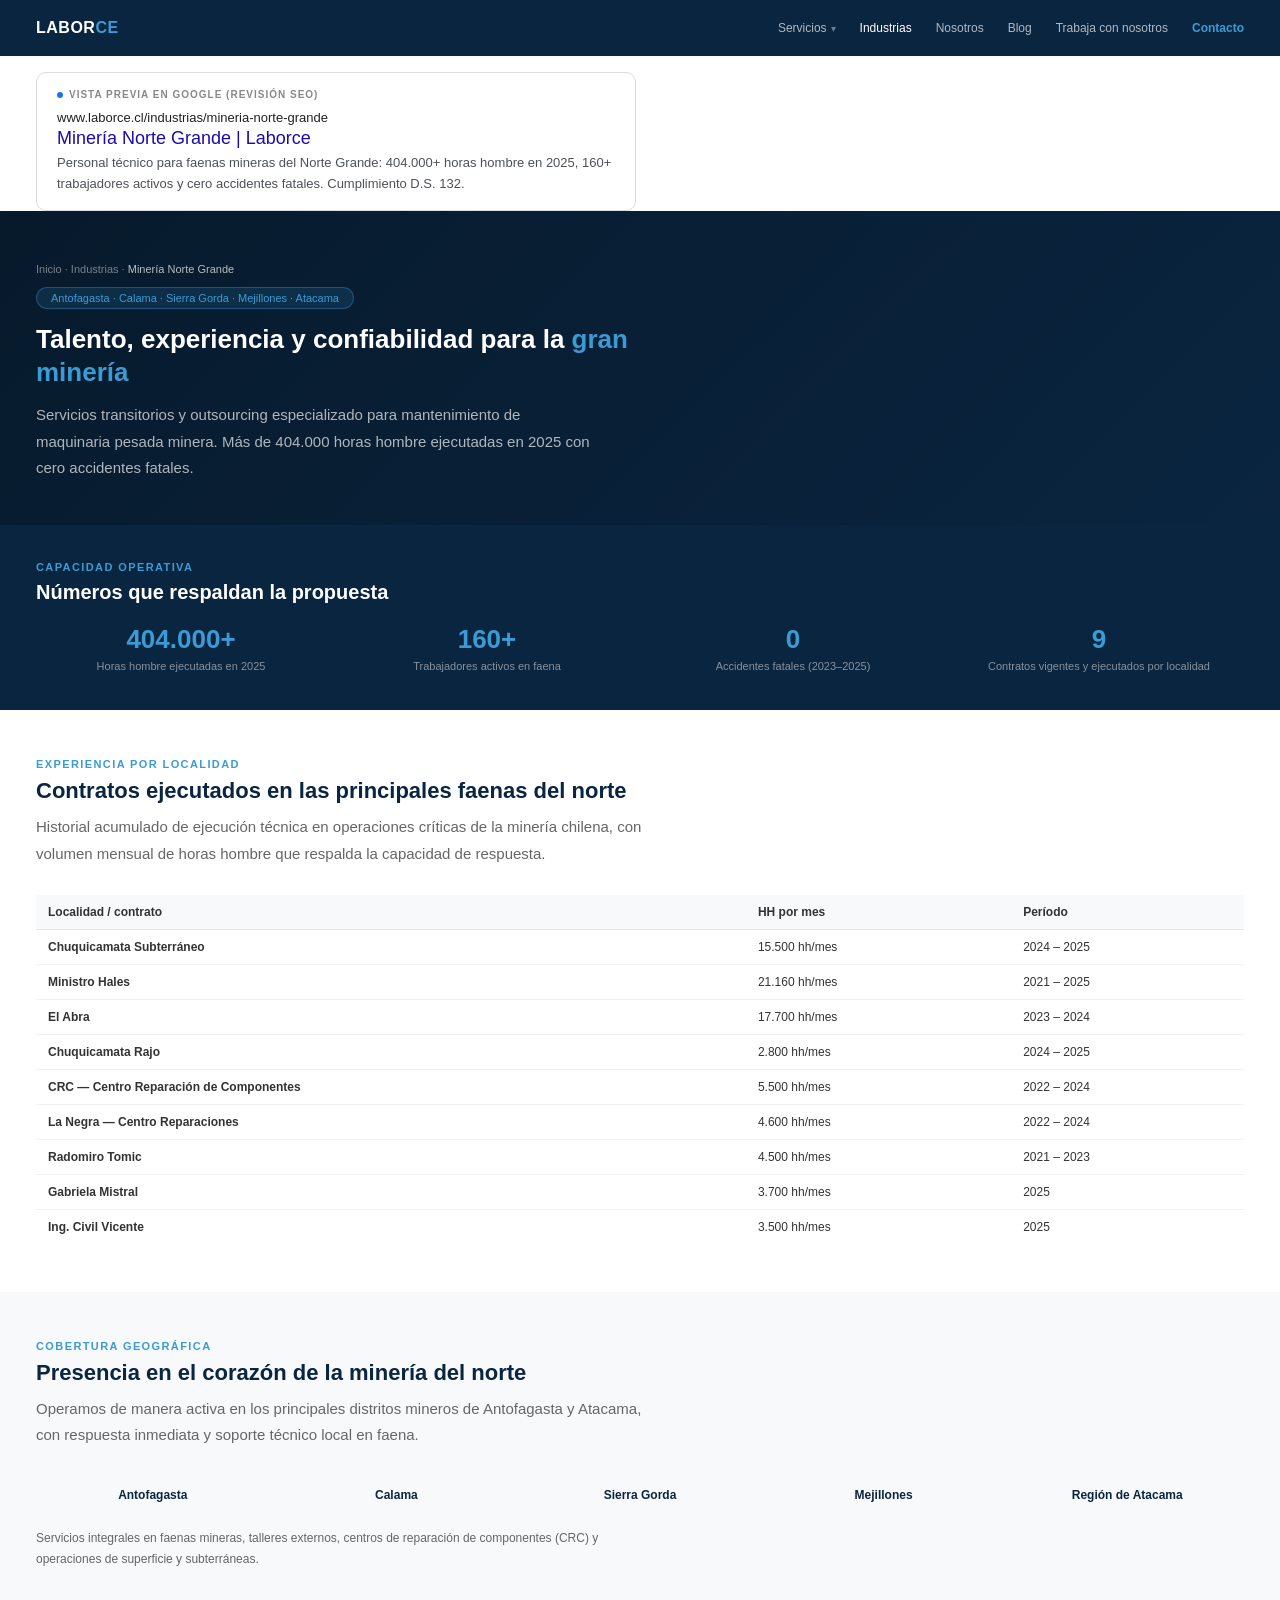
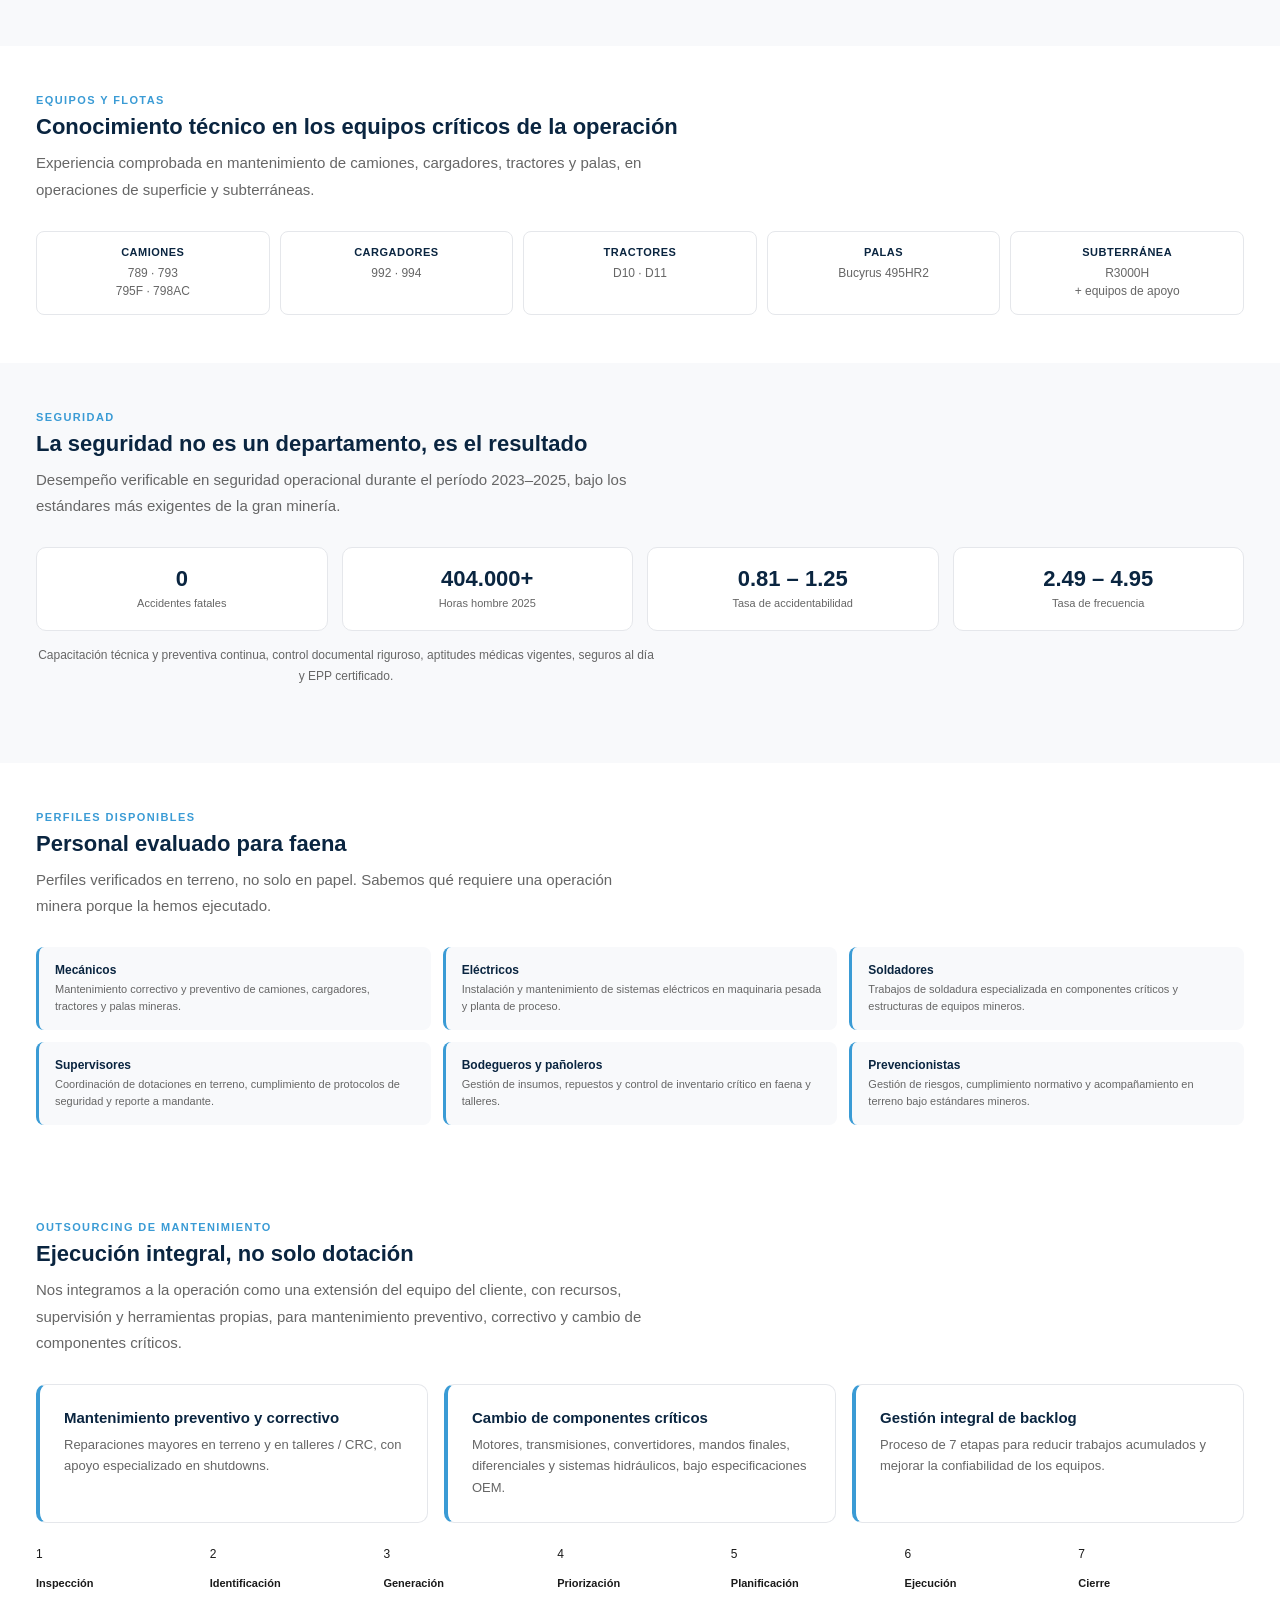
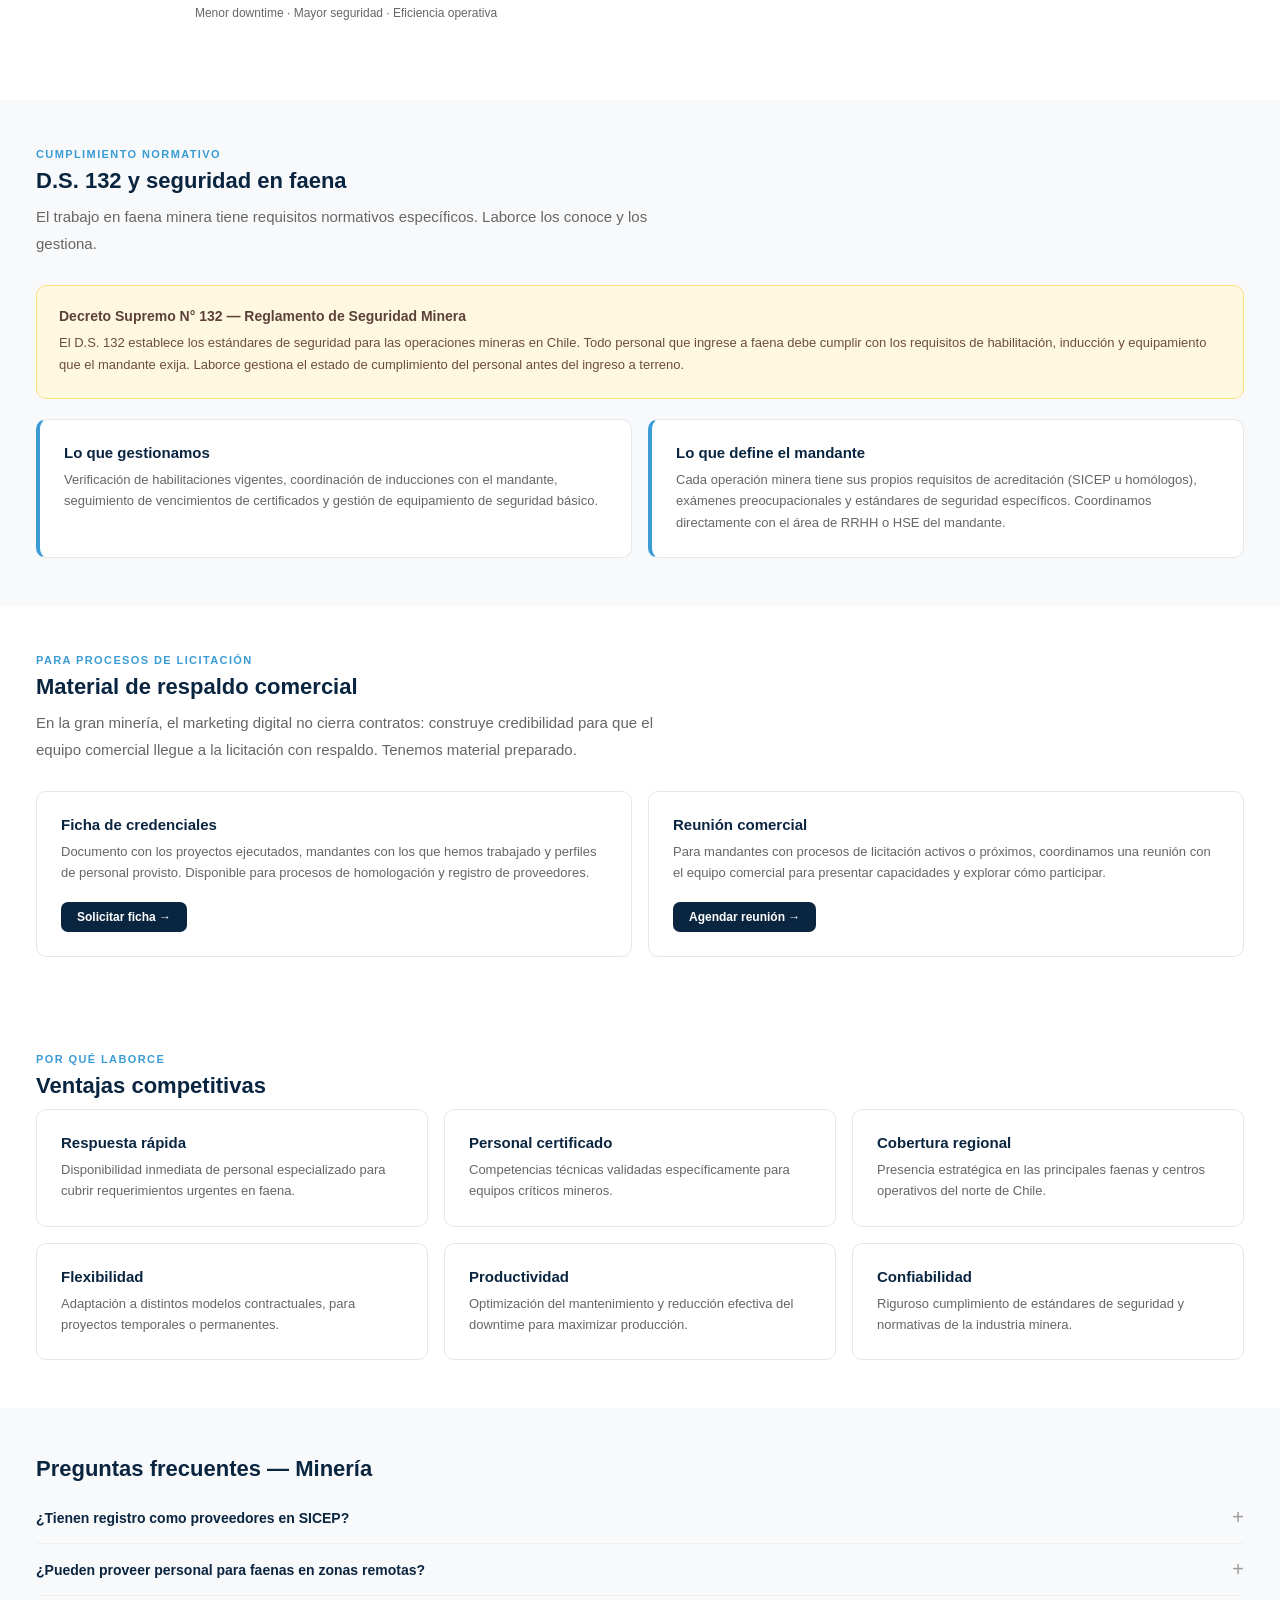
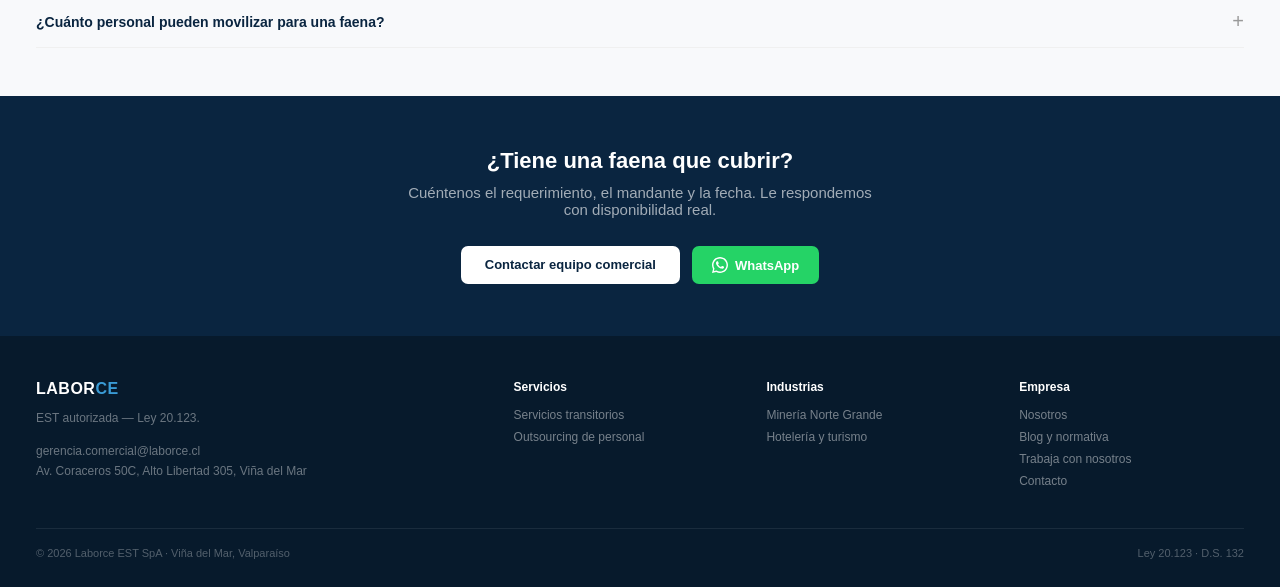
<file: industria-mineria.html>
<!DOCTYPE html>
<html lang="es">
<head>
<meta charset="UTF-8">
<meta name="viewport" content="width=device-width, initial-scale=1.0">
<title>Minería Norte Grande | Laborce</title>
<meta name="description" content="Personal técnico para faenas mineras del Norte Grande: 404.000+ horas hombre en 2025, 160+ trabajadores activos y cero accidentes fatales. Cumplimiento D.S. 132.">
<link rel="canonical" href="https://www.laborce.cl/industrias/mineria-norte-grande">
<meta property="og:type" content="website">
<meta property="og:title" content="Minería Norte Grande | Laborce">
<meta property="og:description" content="Personal técnico para faenas mineras del Norte Grande: 404.000+ horas hombre en 2025, 160+ trabajadores activos y cero accidentes fatales. Cumplimiento D.S. 132.">
<meta property="og:url" content="https://www.laborce.cl/industrias/mineria-norte-grande">
<meta property="og:site_name" content="Laborce">
<meta property="og:locale" content="es_CL">
<meta name="twitter:card" content="summary">
<meta name="twitter:title" content="Minería Norte Grande | Laborce">
<meta name="twitter:description" content="Personal técnico para faenas mineras del Norte Grande: 404.000+ horas hombre en 2025, 160+ trabajadores activos y cero accidentes fatales. Cumplimiento D.S. 132.">
<link rel="stylesheet" href="_base.css">
<style>
.credencial-grid { display: grid; grid-template-columns: repeat(3,1fr); gap: 14px; }
.credencial { background: rgba(255,255,255,0.06); border: 1px solid rgba(255,255,255,0.12); border-radius: 10px; padding: 20px; }
.credencial h4 { font-size: 13px; font-weight: 700; color: #fff; margin-bottom: 6px; }
.credencial p { font-size: 12px; color: rgba(255,255,255,0.6); line-height: 1.6; }
.perfiles-grid { display: grid; grid-template-columns: repeat(3,1fr); gap: 12px; }
.perfil { background: var(--gray-bg); border-radius: 8px; padding: 16px; border-left: 3px solid var(--blue); }
.perfil h4 { font-size: 12px; font-weight: 700; color: var(--navy); margin-bottom: 4px; }
.perfil p { font-size: 11px; color: var(--muted); line-height: 1.5; }
.ds132 { background: #FFF8E1; border: 1px solid #FFE082; border-radius: 10px; padding: 22px; }
.ds132 h3 { font-size: 14px; font-weight: 700; color: #5D4037; margin-bottom: 8px; }
.ds132 p { font-size: 13px; color: #6D4C41; line-height: 1.7; }
.kpi-bar { display: grid; grid-template-columns: repeat(4,1fr); gap: 16px; }
.kpi-item { text-align: center; }
.kpi-num { font-size: 26px; font-weight: 700; color: #3A9BD5; }
.kpi-label { font-size: 11px; color: rgba(255,255,255,0.5); margin-top: 4px; line-height: 1.4; }
.equipos-grid { display: grid; grid-template-columns: repeat(5,1fr); gap: 10px; }
.equipo-cat { background: #fff; border: 1px solid var(--border); border-radius: 8px; padding: 14px; text-align: center; }
.equipo-cat h4 { font-size: 11px; font-weight: 700; color: var(--navy); margin-bottom: 6px; text-transform: uppercase; letter-spacing: 0.5px; }
.equipo-cat p { font-size: 12px; color: var(--muted); line-height: 1.5; }
table.localidades th, table.localidades td { font-size: 12px; }
.zonas-grid { display: grid; grid-template-columns: repeat(5,1fr); gap: 10px; }
.zona-pill { background: var(--gray-bg); border-radius: 8px; padding: 12px 10px; text-align: center; font-size: 12px; font-weight: 600; color: var(--navy); }
.safety-grid { display: grid; grid-template-columns: repeat(4,1fr); gap: 14px; }
.safety-card { background: #fff; border: 1px solid var(--border); border-radius: 10px; padding: 18px; text-align: center; }
.safety-num { font-size: 22px; font-weight: 700; color: var(--navy); }
.safety-label { font-size: 11px; color: var(--muted); margin-top: 4px; line-height: 1.4; }
</style>
<script type="application/ld+json">
{
  "@context": "https://schema.org",
  "@type": "Service",
  "serviceType": "Dotación de Personal para Minería",
  "name": "Dotación de Personal para Minería",
  "description": "Personal técnico para faenas mineras del Norte Grande.",
  "provider": {
    "@type": "Organization",
    "name": "Laborce",
    "url": "https://www.laborce.cl"
  },
  "areaServed": "CL",
  "url": "https://www.laborce.cl/industrias/mineria-norte-grande"
}
</script>
<script type="application/ld+json">
{
  "@context": "https://schema.org",
  "@type": "FAQPage",
  "mainEntity": [
    {
      "@type": "Question",
      "name": "¿Tienen registro como proveedores en SICEP?",
      "acceptedAnswer": {
        "@type": "Answer",
        "text": "El estado del registro depende del mandante específico y se actualiza periódicamente. Contáctenos para verificar el estado actual y los mandantes donde estamos habilitados."
      }
    },
    {
      "@type": "Question",
      "name": "¿Pueden proveer personal para faenas en zonas remotas?",
      "acceptedAnswer": {
        "@type": "Answer",
        "text": "Sí. Tenemos experiencia en logística de dotación para faenas en el Norte Grande, incluyendo coordinación de turnos, traslados y alojamiento según lo que requiera el mandante."
      }
    },
    {
      "@type": "Question",
      "name": "¿Cuánto personal pueden movilizar para una faena?",
      "acceptedAnswer": {
        "@type": "Answer",
        "text": "Depende del perfil y el plazo de aviso. Para dotaciones de apoyo, podemos responder en días. Para perfiles técnicos especializados con habilitaciones específicas, el plazo varía. Cuéntenos el requerimiento y evaluamos."
      }
    }
  ]
}
</script>
</head>
<body>

<nav>
  <a href="index.html" class="logo">LABOR<span>CE</span></a>
  <div class="nav-links">
    <div class="nav-dropdown">
      <a href="#">Servicios</a>
      <div class="dropdown-menu">
        <div class="dropdown-label">Personal</div>
        <a href="servicios-transitorios.html">Servicios transitorios</a>
        <a href="outsourcing-reclutamiento.html">Outsourcing y reclutamiento</a>
        <div class="dropdown-divider"></div>
        <div class="dropdown-label">Maquinaria</div>
        <a href="remanufactura.html">Remanufactura</a>
        <a href="asesorias.html">Asesorías en gestión de activos</a>
      </div>
    </div>
    <a href="industrias.html" class="active">Industrias</a>
    <a href="nosotros.html">Nosotros</a>
    <a href="blog.html">Blog</a>
    <a href="trabaja.html">Trabaja con nosotros</a>
    <a href="contacto.html" class="nav-cta">Contacto</a>
  </div>
</nav>
<div class="serp-preview">
  <div class="serp-label"><span class="dot"></span>Vista previa en Google (revisión SEO)</div>
  <div class="serp-url">www.laborce.cl/industrias/mineria-norte-grande</div>
  <div class="serp-title">Minería Norte Grande | Laborce</div>
  <div class="serp-desc">Personal técnico para faenas mineras del Norte Grande: 404.000+ horas hombre en 2025, 160+ trabajadores activos y cero accidentes fatales. Cumplimiento D.S. 132.</div>
</div>


<div class="page-hero" style="background:linear-gradient(135deg,#071A2C 0%,#0A2540 100%)">
  <div class="breadcrumb"><a href="index.html">Inicio</a> · <a href="industrias.html">Industrias</a> · <span>Minería Norte Grande</span></div>
  <div class="badge">Antofagasta · Calama · Sierra Gorda · Mejillones · Atacama</div>
  <h1>Talento, experiencia y confiabilidad para la <em>gran minería</em></h1>
  <p>Servicios transitorios y outsourcing especializado para mantenimiento de maquinaria pesada minera. Más de 404.000 horas hombre ejecutadas en 2025 con cero accidentes fatales.</p>
</div>

<!-- KPIs reales -->
<div style="background:#0A2540;padding:36px;color:#fff">
  <div class="section-label" style="color:#3A9BD5">Capacidad operativa</div>
  <h2 style="color:#fff;font-size:20px;margin-bottom:20px">Números que respaldan la propuesta</h2>
  <div class="kpi-bar">
    <div class="kpi-item"><div class="kpi-num">404.000+</div><div class="kpi-label">Horas hombre ejecutadas en 2025</div></div>
    <div class="kpi-item"><div class="kpi-num">160+</div><div class="kpi-label">Trabajadores activos en faena</div></div>
    <div class="kpi-item"><div class="kpi-num">0</div><div class="kpi-label">Accidentes fatales (2023–2025)</div></div>
    <div class="kpi-item"><div class="kpi-num">9</div><div class="kpi-label">Contratos vigentes y ejecutados por localidad</div></div>
  </div>
</div>

<div class="section">
  <div class="section-label">Experiencia por localidad</div>
  <h2>Contratos ejecutados en las principales faenas del norte</h2>
  <p class="lead">Historial acumulado de ejecución técnica en operaciones críticas de la minería chilena, con volumen mensual de horas hombre que respalda la capacidad de respuesta.</p>
  <table class="localidades">
    <thead><tr><th>Localidad / contrato</th><th>HH por mes</th><th>Período</th></tr></thead>
    <tbody>
      <tr><td><strong>Chuquicamata Subterráneo</strong></td><td>15.500 hh/mes</td><td>2024 – 2025</td></tr>
      <tr><td><strong>Ministro Hales</strong></td><td>21.160 hh/mes</td><td>2021 – 2025</td></tr>
      <tr><td><strong>El Abra</strong></td><td>17.700 hh/mes</td><td>2023 – 2024</td></tr>
      <tr><td><strong>Chuquicamata Rajo</strong></td><td>2.800 hh/mes</td><td>2024 – 2025</td></tr>
      <tr><td><strong>CRC — Centro Reparación de Componentes</strong></td><td>5.500 hh/mes</td><td>2022 – 2024</td></tr>
      <tr><td><strong>La Negra — Centro Reparaciones</strong></td><td>4.600 hh/mes</td><td>2022 – 2024</td></tr>
      <tr><td><strong>Radomiro Tomic</strong></td><td>4.500 hh/mes</td><td>2021 – 2023</td></tr>
      <tr><td><strong>Gabriela Mistral</strong></td><td>3.700 hh/mes</td><td>2025</td></tr>
      <tr><td><strong>Ing. Civil Vicente</strong></td><td>3.500 hh/mes</td><td>2025</td></tr>
    </tbody>
  </table>
</div>

<div class="section section-alt">
  <div class="section-label">Cobertura geográfica</div>
  <h2>Presencia en el corazón de la minería del norte</h2>
  <p class="lead">Operamos de manera activa en los principales distritos mineros de Antofagasta y Atacama, con respuesta inmediata y soporte técnico local en faena.</p>
  <div class="zonas-grid">
    <div class="zona-pill">Antofagasta</div>
    <div class="zona-pill">Calama</div>
    <div class="zona-pill">Sierra Gorda</div>
    <div class="zona-pill">Mejillones</div>
    <div class="zona-pill">Región de Atacama</div>
  </div>
  <p style="font-size:12px;color:var(--muted);margin-top:14px">Servicios integrales en faenas mineras, talleres externos, centros de reparación de componentes (CRC) y operaciones de superficie y subterráneas.</p>
</div>

<div class="section">
  <div class="section-label">Equipos y flotas</div>
  <h2>Conocimiento técnico en los equipos críticos de la operación</h2>
  <p class="lead">Experiencia comprobada en mantenimiento de camiones, cargadores, tractores y palas, en operaciones de superficie y subterráneas.</p>
  <div class="equipos-grid">
    <div class="equipo-cat"><h4>Camiones</h4><p>789 · 793<br>795F · 798AC</p></div>
    <div class="equipo-cat"><h4>Cargadores</h4><p>992 · 994</p></div>
    <div class="equipo-cat"><h4>Tractores</h4><p>D10 · D11</p></div>
    <div class="equipo-cat"><h4>Palas</h4><p>Bucyrus 495HR2</p></div>
    <div class="equipo-cat"><h4>Subterránea</h4><p>R3000H<br>+ equipos de apoyo</p></div>
  </div>
</div>

<div class="section section-alt">
  <div class="section-label">Seguridad</div>
  <h2>La seguridad no es un departamento, es el resultado</h2>
  <p class="lead">Desempeño verificable en seguridad operacional durante el período 2023–2025, bajo los estándares más exigentes de la gran minería.</p>
  <div class="safety-grid">
    <div class="safety-card"><div class="safety-num">0</div><div class="safety-label">Accidentes fatales</div></div>
    <div class="safety-card"><div class="safety-num">404.000+</div><div class="safety-label">Horas hombre 2025</div></div>
    <div class="safety-card"><div class="safety-num">0.81 – 1.25</div><div class="safety-label">Tasa de accidentabilidad</div></div>
    <div class="safety-card"><div class="safety-num">2.49 – 4.95</div><div class="safety-label">Tasa de frecuencia</div></div>
  </div>
  <p style="font-size:12px;color:var(--muted);margin-top:14px;text-align:center">Capacitación técnica y preventiva continua, control documental riguroso, aptitudes médicas vigentes, seguros al día y EPP certificado.</p>
</div>

<div class="section">
  <div class="section-label">Perfiles disponibles</div>
  <h2>Personal evaluado para faena</h2>
  <p class="lead">Perfiles verificados en terreno, no solo en papel. Sabemos qué requiere una operación minera porque la hemos ejecutado.</p>
  <div class="perfiles-grid">
    <div class="perfil"><h4>Mecánicos</h4><p>Mantenimiento correctivo y preventivo de camiones, cargadores, tractores y palas mineras.</p></div>
    <div class="perfil"><h4>Eléctricos</h4><p>Instalación y mantenimiento de sistemas eléctricos en maquinaria pesada y planta de proceso.</p></div>
    <div class="perfil"><h4>Soldadores</h4><p>Trabajos de soldadura especializada en componentes críticos y estructuras de equipos mineros.</p></div>
    <div class="perfil"><h4>Supervisores</h4><p>Coordinación de dotaciones en terreno, cumplimiento de protocolos de seguridad y reporte a mandante.</p></div>
    <div class="perfil"><h4>Bodegueros y pañoleros</h4><p>Gestión de insumos, repuestos y control de inventario crítico en faena y talleres.</p></div>
    <div class="perfil"><h4>Prevencionistas</h4><p>Gestión de riesgos, cumplimiento normativo y acompañamiento en terreno bajo estándares mineros.</p></div>
  </div>
</div>

<div class="section">
  <div class="section-label">Outsourcing de mantenimiento</div>
  <h2>Ejecución integral, no solo dotación</h2>
  <p class="lead">Nos integramos a la operación como una extensión del equipo del cliente, con recursos, supervisión y herramientas propias, para mantenimiento preventivo, correctivo y cambio de componentes críticos.</p>
  <div class="grid-3" style="margin-bottom:24px">
    <div class="card card-accent"><h3>Mantenimiento preventivo y correctivo</h3><p>Reparaciones mayores en terreno y en talleres / CRC, con apoyo especializado en shutdowns.</p></div>
    <div class="card card-accent"><h3>Cambio de componentes críticos</h3><p>Motores, transmisiones, convertidores, mandos finales, diferenciales y sistemas hidráulicos, bajo especificaciones OEM.</p></div>
    <div class="card card-accent"><h3>Gestión integral de backlog</h3><p>Proceso de 7 etapas para reducir trabajos acumulados y mejorar la confiabilidad de los equipos.</p></div>
  </div>

  <div class="proceso-grid" style="display:grid;grid-template-columns:repeat(7,1fr);gap:8px">
    <div class="proceso-paso"><div class="paso-num" style="width:30px;height:30px;font-size:12px">1</div><h4 class="paso" style="font-size:11px">Inspección</h4></div>
    <div class="proceso-paso"><div class="paso-num" style="width:30px;height:30px;font-size:12px">2</div><h4 class="paso" style="font-size:11px">Identificación</h4></div>
    <div class="proceso-paso"><div class="paso-num" style="width:30px;height:30px;font-size:12px">3</div><h4 class="paso" style="font-size:11px">Generación</h4></div>
    <div class="proceso-paso"><div class="paso-num" style="width:30px;height:30px;font-size:12px">4</div><h4 class="paso" style="font-size:11px">Priorización</h4></div>
    <div class="proceso-paso"><div class="paso-num" style="width:30px;height:30px;font-size:12px">5</div><h4 class="paso" style="font-size:11px">Planificación</h4></div>
    <div class="proceso-paso"><div class="paso-num" style="width:30px;height:30px;font-size:12px">6</div><h4 class="paso" style="font-size:11px">Ejecución</h4></div>
    <div class="proceso-paso"><div class="paso-num" style="width:30px;height:30px;font-size:12px">7</div><h4 class="paso" style="font-size:11px">Cierre</h4></div>
  </div>
  <p style="font-size:12px;color:var(--muted);margin-top:14px;text-align:center">Menor downtime · Mayor seguridad · Eficiencia operativa</p>
</div>

<div class="section section-alt">
  <div class="section-label">Cumplimiento normativo</div>
  <h2>D.S. 132 y seguridad en faena</h2>
  <p class="lead">El trabajo en faena minera tiene requisitos normativos específicos. Laborce los conoce y los gestiona.</p>

  <div class="ds132" style="margin-bottom:20px">
    <h3>Decreto Supremo N° 132 — Reglamento de Seguridad Minera</h3>
    <p>El D.S. 132 establece los estándares de seguridad para las operaciones mineras en Chile. Todo personal que ingrese a faena debe cumplir con los requisitos de habilitación, inducción y equipamiento que el mandante exija. Laborce gestiona el estado de cumplimiento del personal antes del ingreso a terreno.</p>
  </div>

  <div class="grid-2">
    <div class="card card-accent">
      <h3>Lo que gestionamos</h3>
      <p style="margin-bottom:10px">Verificación de habilitaciones vigentes, coordinación de inducciones con el mandante, seguimiento de vencimientos de certificados y gestión de equipamiento de seguridad básico.</p>
    </div>
    <div class="card card-accent">
      <h3>Lo que define el mandante</h3>
      <p>Cada operación minera tiene sus propios requisitos de acreditación (SICEP u homólogos), exámenes preocupacionales y estándares de seguridad específicos. Coordinamos directamente con el área de RRHH o HSE del mandante.</p>
    </div>
  </div>
</div>

<div class="section">
  <div class="section-label">Para procesos de licitación</div>
  <h2>Material de respaldo comercial</h2>
  <p class="lead">En la gran minería, el marketing digital no cierra contratos: construye credibilidad para que el equipo comercial llegue a la licitación con respaldo. Tenemos material preparado.</p>
  <div class="grid-2">
    <div class="card">
      <h3>Ficha de credenciales</h3>
      <p>Documento con los proyectos ejecutados, mandantes con los que hemos trabajado y perfiles de personal provisto. Disponible para procesos de homologación y registro de proveedores.</p>
      <br><a href="contacto.html" class="btn-navy" style="font-size:12px;padding:8px 16px">Solicitar ficha →</a>
    </div>
    <div class="card">
      <h3>Reunión comercial</h3>
      <p>Para mandantes con procesos de licitación activos o próximos, coordinamos una reunión con el equipo comercial para presentar capacidades y explorar cómo participar.</p>
      <br><a href="contacto.html" class="btn-navy" style="font-size:12px;padding:8px 16px">Agendar reunión →</a>
    </div>
  </div>
</div>

<div class="section">
  <div class="section-label">Por qué Laborce</div>
  <h2>Ventajas competitivas</h2>
  <div class="grid-3">
    <div class="card"><h3>Respuesta rápida</h3><p>Disponibilidad inmediata de personal especializado para cubrir requerimientos urgentes en faena.</p></div>
    <div class="card"><h3>Personal certificado</h3><p>Competencias técnicas validadas específicamente para equipos críticos mineros.</p></div>
    <div class="card"><h3>Cobertura regional</h3><p>Presencia estratégica en las principales faenas y centros operativos del norte de Chile.</p></div>
    <div class="card"><h3>Flexibilidad</h3><p>Adaptación a distintos modelos contractuales, para proyectos temporales o permanentes.</p></div>
    <div class="card"><h3>Productividad</h3><p>Optimización del mantenimiento y reducción efectiva del downtime para maximizar producción.</p></div>
    <div class="card"><h3>Confiabilidad</h3><p>Riguroso cumplimiento de estándares de seguridad y normativas de la industria minera.</p></div>
  </div>
</div>

<div class="section section-alt">
  <h2>Preguntas frecuentes — Minería</h2>
  <details class="faq-item"><summary>¿Tienen registro como proveedores en SICEP?</summary><p>El estado del registro depende del mandante específico y se actualiza periódicamente. Contáctenos para verificar el estado actual y los mandantes donde estamos habilitados.</p></details>
  <details class="faq-item"><summary>¿Pueden proveer personal para faenas en zonas remotas?</summary><p>Sí. Tenemos experiencia en logística de dotación para faenas en el Norte Grande, incluyendo coordinación de turnos, traslados y alojamiento según lo que requiera el mandante.</p></details>
  <details class="faq-item"><summary>¿Cuánto personal pueden movilizar para una faena?</summary><p>Depende del perfil y el plazo de aviso. Para dotaciones de apoyo, podemos responder en días. Para perfiles técnicos especializados con habilitaciones específicas, el plazo varía. Cuéntenos el requerimiento y evaluamos.</p></details>
</div>

<div class="cta-band">
  <h2>¿Tiene una faena que cubrir?</h2>
  <p>Cuéntenos el requerimiento, el mandante y la fecha. Le respondemos con disponibilidad real.</p>
  <div class="cta-row">
    <a href="contacto.html" class="btn-white">Contactar equipo comercial</a>
    <a href="https://wa.me/56983424163" class="btn-whatsapp"><svg width="16" height="16" viewBox="0 0 24 24" fill="currentColor"><path d="M17.472 14.382c-.297-.149-1.758-.867-2.03-.967-.273-.099-.471-.148-.67.15-.197.297-.767.966-.94 1.164-.173.199-.347.223-.644.075-.297-.15-1.255-.463-2.39-1.475-.883-.788-1.48-1.761-1.653-2.059-.173-.297-.018-.458.13-.606.134-.133.298-.347.446-.52.149-.174.198-.298.298-.497.099-.198.05-.371-.025-.52-.075-.149-.669-1.612-.916-2.207-.242-.579-.487-.5-.669-.51-.173-.008-.371-.01-.57-.01-.198 0-.52.074-.792.372-.272.297-1.04 1.016-1.04 2.479 0 1.462 1.065 2.875 1.213 3.074.149.198 2.096 3.2 5.077 4.487.709.306 1.262.489 1.694.625.712.227 1.36.195 1.871.118.571-.085 1.758-.719 2.006-1.413.248-.694.248-1.289.173-1.413-.074-.124-.272-.198-.57-.347z"/><path d="M12 0C5.373 0 0 5.373 0 12c0 2.127.558 4.122 1.533 5.854L0 24l6.336-1.503A11.94 11.94 0 0 0 12 24c6.627 0 12-5.373 12-12S18.627 0 12 0zm0 21.818a9.797 9.797 0 0 1-5.064-1.407l-.364-.216-3.76.892.952-3.663-.237-.376A9.779 9.779 0 0 1 2.182 12C2.182 6.573 6.573 2.182 12 2.182S21.818 6.573 21.818 12 17.427 21.818 12 21.818z"/></svg> WhatsApp</a>
  </div>
</div>

<footer>
  <div class="footer-grid">
    <div class="footer-col"><div class="logo" style="margin-bottom:10px">LABOR<span style="color:#3A9BD5">CE</span></div><p>EST autorizada — Ley 20.123.</p><p style="margin-top:12px">gerencia.comercial@laborce.cl<br>Av. Coraceros 50C, Alto Libertad 305, Viña del Mar</p></div>
    <div class="footer-col"><h5>Servicios</h5><a href="servicios-transitorios.html">Servicios transitorios</a><a href="outsourcing-reclutamiento.html">Outsourcing de personal</a></div>
    <div class="footer-col"><h5>Industrias</h5><a href="industria-mineria.html">Minería Norte Grande</a><a href="industria-hoteleria.html">Hotelería y turismo</a></div>
    <div class="footer-col"><h5>Empresa</h5><a href="nosotros.html">Nosotros</a><a href="blog.html">Blog y normativa</a><a href="trabaja.html">Trabaja con nosotros</a><a href="contacto.html">Contacto</a></div>
  </div>
  <div class="footer-bottom"><p>© 2026 Laborce EST SpA · Viña del Mar, Valparaíso</p><p>Ley 20.123 · D.S. 132</p></div>
</footer>
<script src="_nav.js"></script>
</body>
</html>
</file>
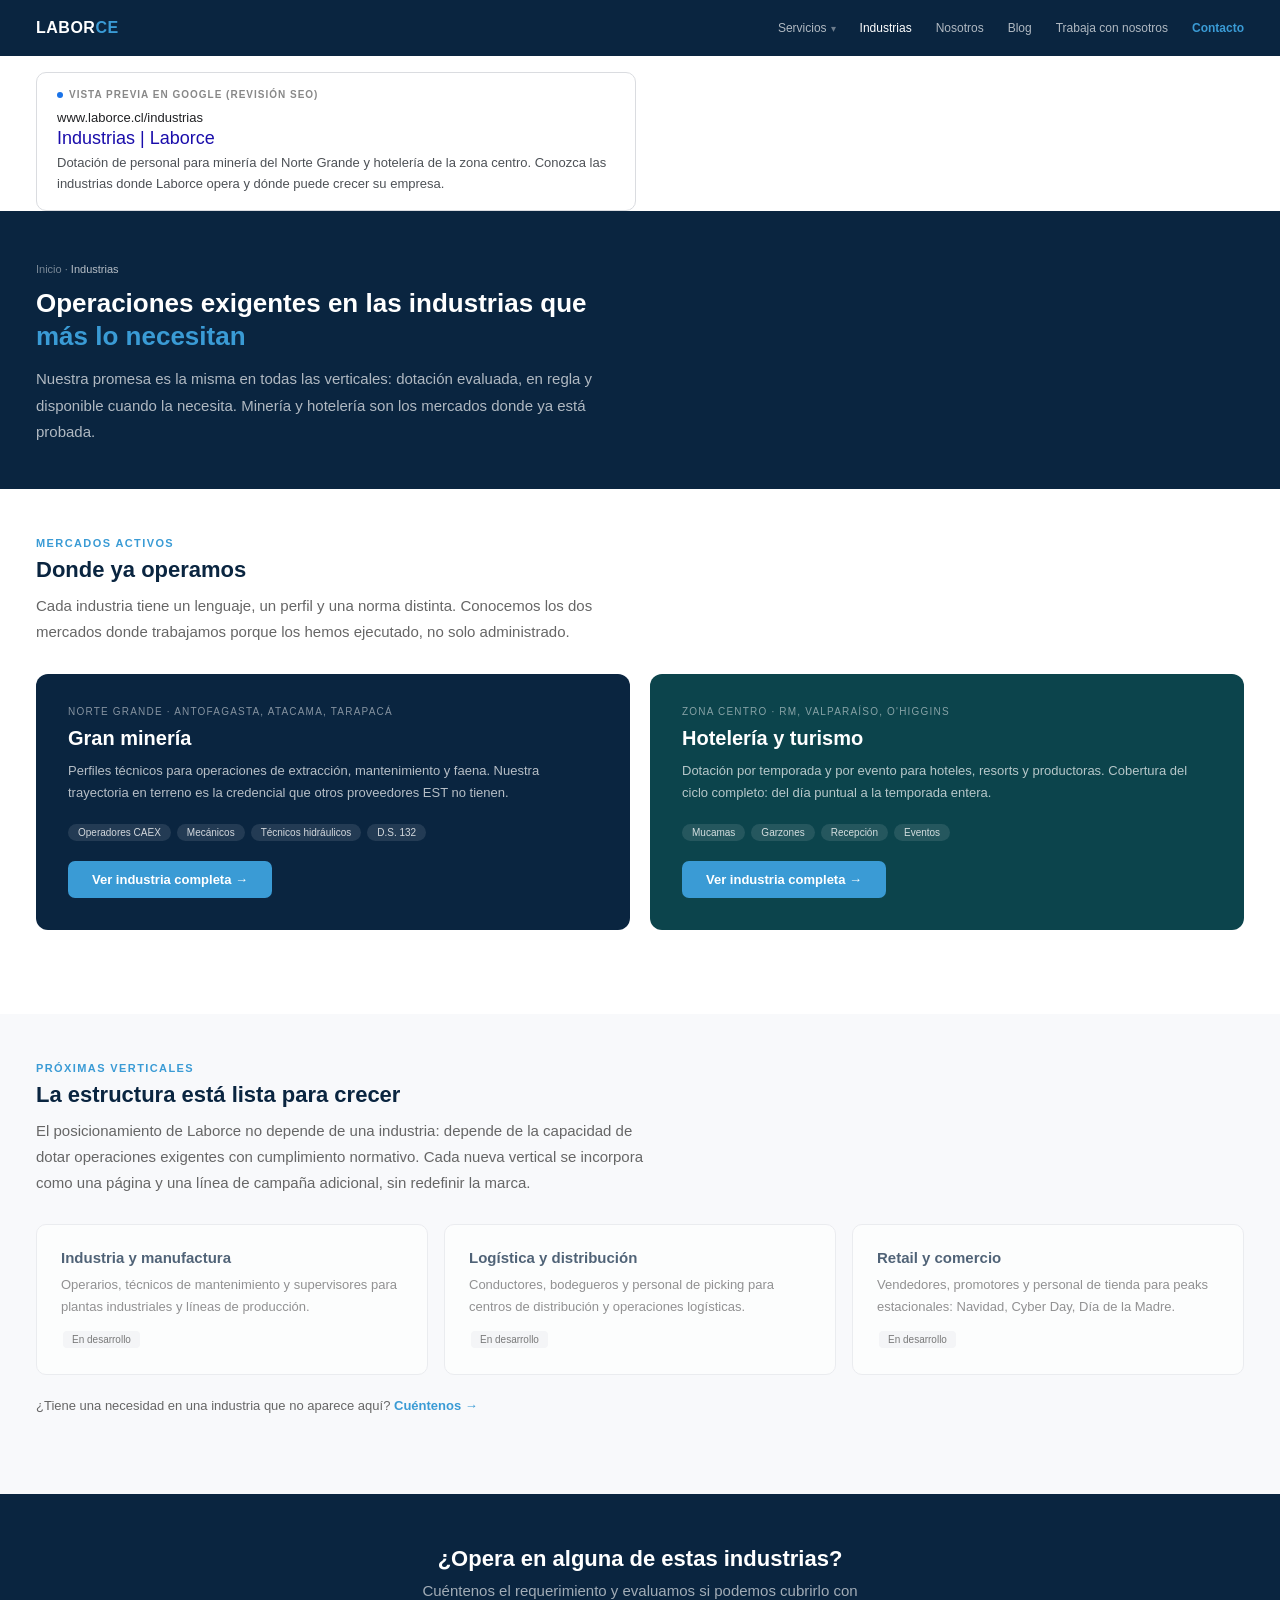
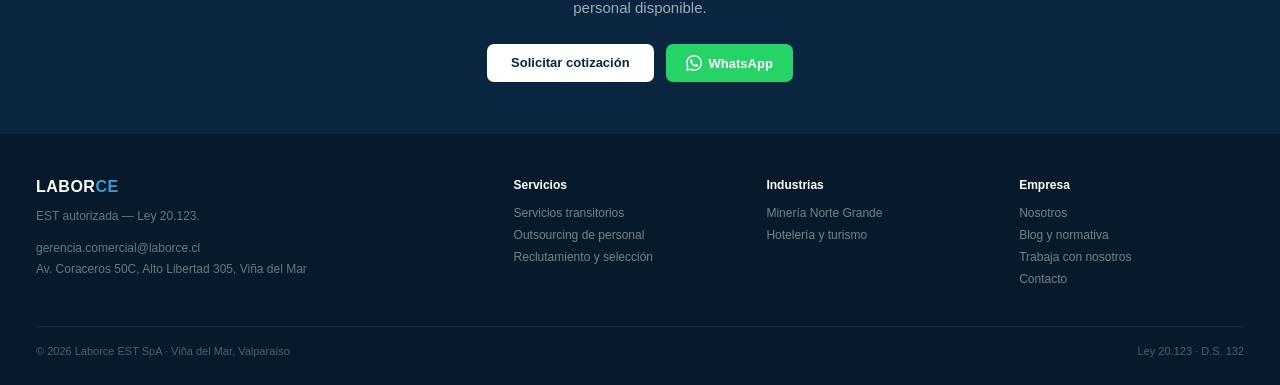
<file: industrias.html>
<!DOCTYPE html>
<html lang="es">
<head>
<meta charset="UTF-8">
<meta name="viewport" content="width=device-width, initial-scale=1.0">
<title>Industrias | Laborce</title>
<meta name="description" content="Dotación de personal para minería del Norte Grande y hotelería de la zona centro. Conozca las industrias donde Laborce opera y dónde puede crecer su empresa.">
<link rel="canonical" href="https://www.laborce.cl/industrias">
<meta property="og:type" content="website">
<meta property="og:title" content="Industrias | Laborce">
<meta property="og:description" content="Dotación de personal para minería del Norte Grande y hotelería de la zona centro. Conozca las industrias donde Laborce opera y dónde puede crecer su empresa.">
<meta property="og:url" content="https://www.laborce.cl/industrias">
<meta property="og:site_name" content="Laborce">
<meta property="og:locale" content="es_CL">
<meta name="twitter:card" content="summary">
<meta name="twitter:title" content="Industrias | Laborce">
<meta name="twitter:description" content="Dotación de personal para minería del Norte Grande y hotelería de la zona centro. Conozca las industrias donde Laborce opera y dónde puede crecer su empresa.">
<link rel="stylesheet" href="_base.css">

</head>
<body>

<nav>
  <a href="index.html" class="logo">LABOR<span>CE</span></a>
  <div class="nav-links">
    <div class="nav-dropdown">
      <a href="#">Servicios</a>
      <div class="dropdown-menu">
        <div class="dropdown-label">Personal</div>
        <a href="servicios-transitorios.html">Servicios transitorios</a>
        <a href="outsourcing-reclutamiento.html">Outsourcing y reclutamiento</a>
        <div class="dropdown-divider"></div>
        <div class="dropdown-label">Maquinaria</div>
        <a href="remanufactura.html">Remanufactura</a>
        <a href="asesorias.html">Asesorías en gestión de activos</a>
      </div>
    </div>
    <a href="industrias.html" class="active">Industrias</a>
    <a href="nosotros.html">Nosotros</a>
    <a href="blog.html">Blog</a>
    <a href="trabaja.html">Trabaja con nosotros</a>
    <a href="contacto.html" class="nav-cta">Contacto</a>
  </div>
</nav>
<div class="serp-preview">
  <div class="serp-label"><span class="dot"></span>Vista previa en Google (revisión SEO)</div>
  <div class="serp-url">www.laborce.cl/industrias</div>
  <div class="serp-title">Industrias | Laborce</div>
  <div class="serp-desc">Dotación de personal para minería del Norte Grande y hotelería de la zona centro. Conozca las industrias donde Laborce opera y dónde puede crecer su empresa.</div>
</div>


<div class="page-hero">
  <div class="breadcrumb"><a href="index.html">Inicio</a> · <span>Industrias</span></div>
  <h1>Operaciones exigentes en las industrias que <em>más lo necesitan</em></h1>
  <p>Nuestra promesa es la misma en todas las verticales: dotación evaluada, en regla y disponible cuando la necesita. Minería y hotelería son los mercados donde ya está probada.</p>
</div>

<div class="section">
  <div class="section-label">Mercados activos</div>
  <h2>Donde ya operamos</h2>
  <p class="lead">Cada industria tiene un lenguaje, un perfil y una norma distinta. Conocemos los dos mercados donde trabajamos porque los hemos ejecutado, no solo administrado.</p>

  <div style="display:grid;grid-template-columns:1fr 1fr;gap:20px;margin-bottom:36px">
    <div style="background:#0A2540;border-radius:12px;padding:32px;color:#fff">
      <div style="font-size:10px;opacity:0.5;text-transform:uppercase;letter-spacing:1.2px;margin-bottom:10px">Norte Grande · Antofagasta, Atacama, Tarapacá</div>
      <h3 style="font-size:20px;font-weight:700;margin-bottom:10px">Gran minería</h3>
      <p style="font-size:13px;opacity:0.7;line-height:1.7;margin-bottom:20px">Perfiles técnicos para operaciones de extracción, mantenimiento y faena. Nuestra trayectoria en terreno es la credencial que otros proveedores EST no tienen.</p>
      <div style="display:flex;flex-wrap:wrap;gap:6px;margin-bottom:20px">
        <span style="background:rgba(255,255,255,0.1);color:rgba(255,255,255,0.8);font-size:10px;padding:3px 10px;border-radius:20px">Operadores CAEX</span>
        <span style="background:rgba(255,255,255,0.1);color:rgba(255,255,255,0.8);font-size:10px;padding:3px 10px;border-radius:20px">Mecánicos</span>
        <span style="background:rgba(255,255,255,0.1);color:rgba(255,255,255,0.8);font-size:10px;padding:3px 10px;border-radius:20px">Técnicos hidráulicos</span>
        <span style="background:rgba(255,255,255,0.1);color:rgba(255,255,255,0.8);font-size:10px;padding:3px 10px;border-radius:20px">D.S. 132</span>
      </div>
      <a href="industria-mineria.html" class="btn-primary">Ver industria completa →</a>
    </div>
    <div style="background:#0C444C;border-radius:12px;padding:32px;color:#fff">
      <div style="font-size:10px;opacity:0.5;text-transform:uppercase;letter-spacing:1.2px;margin-bottom:10px">Zona centro · RM, Valparaíso, O'Higgins</div>
      <h3 style="font-size:20px;font-weight:700;margin-bottom:10px">Hotelería y turismo</h3>
      <p style="font-size:13px;opacity:0.7;line-height:1.7;margin-bottom:20px">Dotación por temporada y por evento para hoteles, resorts y productoras. Cobertura del ciclo completo: del día puntual a la temporada entera.</p>
      <div style="display:flex;flex-wrap:wrap;gap:6px;margin-bottom:20px">
        <span style="background:rgba(255,255,255,0.1);color:rgba(255,255,255,0.8);font-size:10px;padding:3px 10px;border-radius:20px">Mucamas</span>
        <span style="background:rgba(255,255,255,0.1);color:rgba(255,255,255,0.8);font-size:10px;padding:3px 10px;border-radius:20px">Garzones</span>
        <span style="background:rgba(255,255,255,0.1);color:rgba(255,255,255,0.8);font-size:10px;padding:3px 10px;border-radius:20px">Recepción</span>
        <span style="background:rgba(255,255,255,0.1);color:rgba(255,255,255,0.8);font-size:10px;padding:3px 10px;border-radius:20px">Eventos</span>
      </div>
      <a href="industria-hoteleria.html" class="btn-primary">Ver industria completa →</a>
    </div>
  </div>
</div>

<div class="section section-alt">
  <div class="section-label">Próximas verticales</div>
  <h2>La estructura está lista para crecer</h2>
  <p class="lead">El posicionamiento de Laborce no depende de una industria: depende de la capacidad de dotar operaciones exigentes con cumplimiento normativo. Cada nueva vertical se incorpora como una página y una línea de campaña adicional, sin redefinir la marca.</p>
  <div class="grid-3">
    <div class="card" style="opacity:0.7">
      <h3>Industria y manufactura</h3>
      <p>Operarios, técnicos de mantenimiento y supervisores para plantas industriales y líneas de producción.</p>
      <div style="margin-top:12px"><span class="tag tag-gray">En desarrollo</span></div>
    </div>
    <div class="card" style="opacity:0.7">
      <h3>Logística y distribución</h3>
      <p>Conductores, bodegueros y personal de picking para centros de distribución y operaciones logísticas.</p>
      <div style="margin-top:12px"><span class="tag tag-gray">En desarrollo</span></div>
    </div>
    <div class="card" style="opacity:0.7">
      <h3>Retail y comercio</h3>
      <p>Vendedores, promotores y personal de tienda para peaks estacionales: Navidad, Cyber Day, Día de la Madre.</p>
      <div style="margin-top:12px"><span class="tag tag-gray">En desarrollo</span></div>
    </div>
  </div>
  <p style="font-size:13px;color:var(--muted);margin-top:20px">¿Tiene una necesidad en una industria que no aparece aquí? <a href="contacto.html" style="color:var(--blue);font-weight:600">Cuéntenos →</a></p>
</div>

<div class="cta-band">
  <h2>¿Opera en alguna de estas industrias?</h2>
  <p>Cuéntenos el requerimiento y evaluamos si podemos cubrirlo con personal disponible.</p>
  <div class="cta-row">
    <a href="contacto.html" class="btn-white">Solicitar cotización</a>
    <a href="https://wa.me/56983424163" class="btn-whatsapp"><svg width="16" height="16" viewBox="0 0 24 24" fill="currentColor"><path d="M17.472 14.382c-.297-.149-1.758-.867-2.03-.967-.273-.099-.471-.148-.67.15-.197.297-.767.966-.94 1.164-.173.199-.347.223-.644.075-.297-.15-1.255-.463-2.39-1.475-.883-.788-1.48-1.761-1.653-2.059-.173-.297-.018-.458.13-.606.134-.133.298-.347.446-.52.149-.174.198-.298.298-.497.099-.198.05-.371-.025-.52-.075-.149-.669-1.612-.916-2.207-.242-.579-.487-.5-.669-.51-.173-.008-.371-.01-.57-.01-.198 0-.52.074-.792.372-.272.297-1.04 1.016-1.04 2.479 0 1.462 1.065 2.875 1.213 3.074.149.198 2.096 3.2 5.077 4.487.709.306 1.262.489 1.694.625.712.227 1.36.195 1.871.118.571-.085 1.758-.719 2.006-1.413.248-.694.248-1.289.173-1.413-.074-.124-.272-.198-.57-.347z"/><path d="M12 0C5.373 0 0 5.373 0 12c0 2.127.558 4.122 1.533 5.854L0 24l6.336-1.503A11.94 11.94 0 0 0 12 24c6.627 0 12-5.373 12-12S18.627 0 12 0zm0 21.818a9.797 9.797 0 0 1-5.064-1.407l-.364-.216-3.76.892.952-3.663-.237-.376A9.779 9.779 0 0 1 2.182 12C2.182 6.573 6.573 2.182 12 2.182S21.818 6.573 21.818 12 17.427 21.818 12 21.818z"/></svg> WhatsApp</a>
  </div>
</div>

<footer>
  <div class="footer-grid">
    <div class="footer-col"><div class="logo" style="margin-bottom:10px">LABOR<span style="color:#3A9BD5">CE</span></div><p>EST autorizada — Ley 20.123.</p><p style="margin-top:12px">gerencia.comercial@laborce.cl<br>Av. Coraceros 50C, Alto Libertad 305, Viña del Mar</p></div>
    <div class="footer-col"><h5>Servicios</h5><a href="servicios-transitorios.html">Servicios transitorios</a><a href="outsourcing-reclutamiento.html">Outsourcing de personal</a><a href="outsourcing-reclutamiento.html">Reclutamiento y selección</a></div>
    <div class="footer-col"><h5>Industrias</h5><a href="industria-mineria.html">Minería Norte Grande</a><a href="industria-hoteleria.html">Hotelería y turismo</a></div>
    <div class="footer-col"><h5>Empresa</h5><a href="nosotros.html">Nosotros</a><a href="blog.html">Blog y normativa</a><a href="trabaja.html">Trabaja con nosotros</a><a href="contacto.html">Contacto</a></div>
  </div>
  <div class="footer-bottom"><p>© 2026 Laborce EST SpA · Viña del Mar, Valparaíso</p><p>Ley 20.123 · D.S. 132</p></div>
</footer>
<script src="_nav.js"></script>
</body>
</html>
</file>
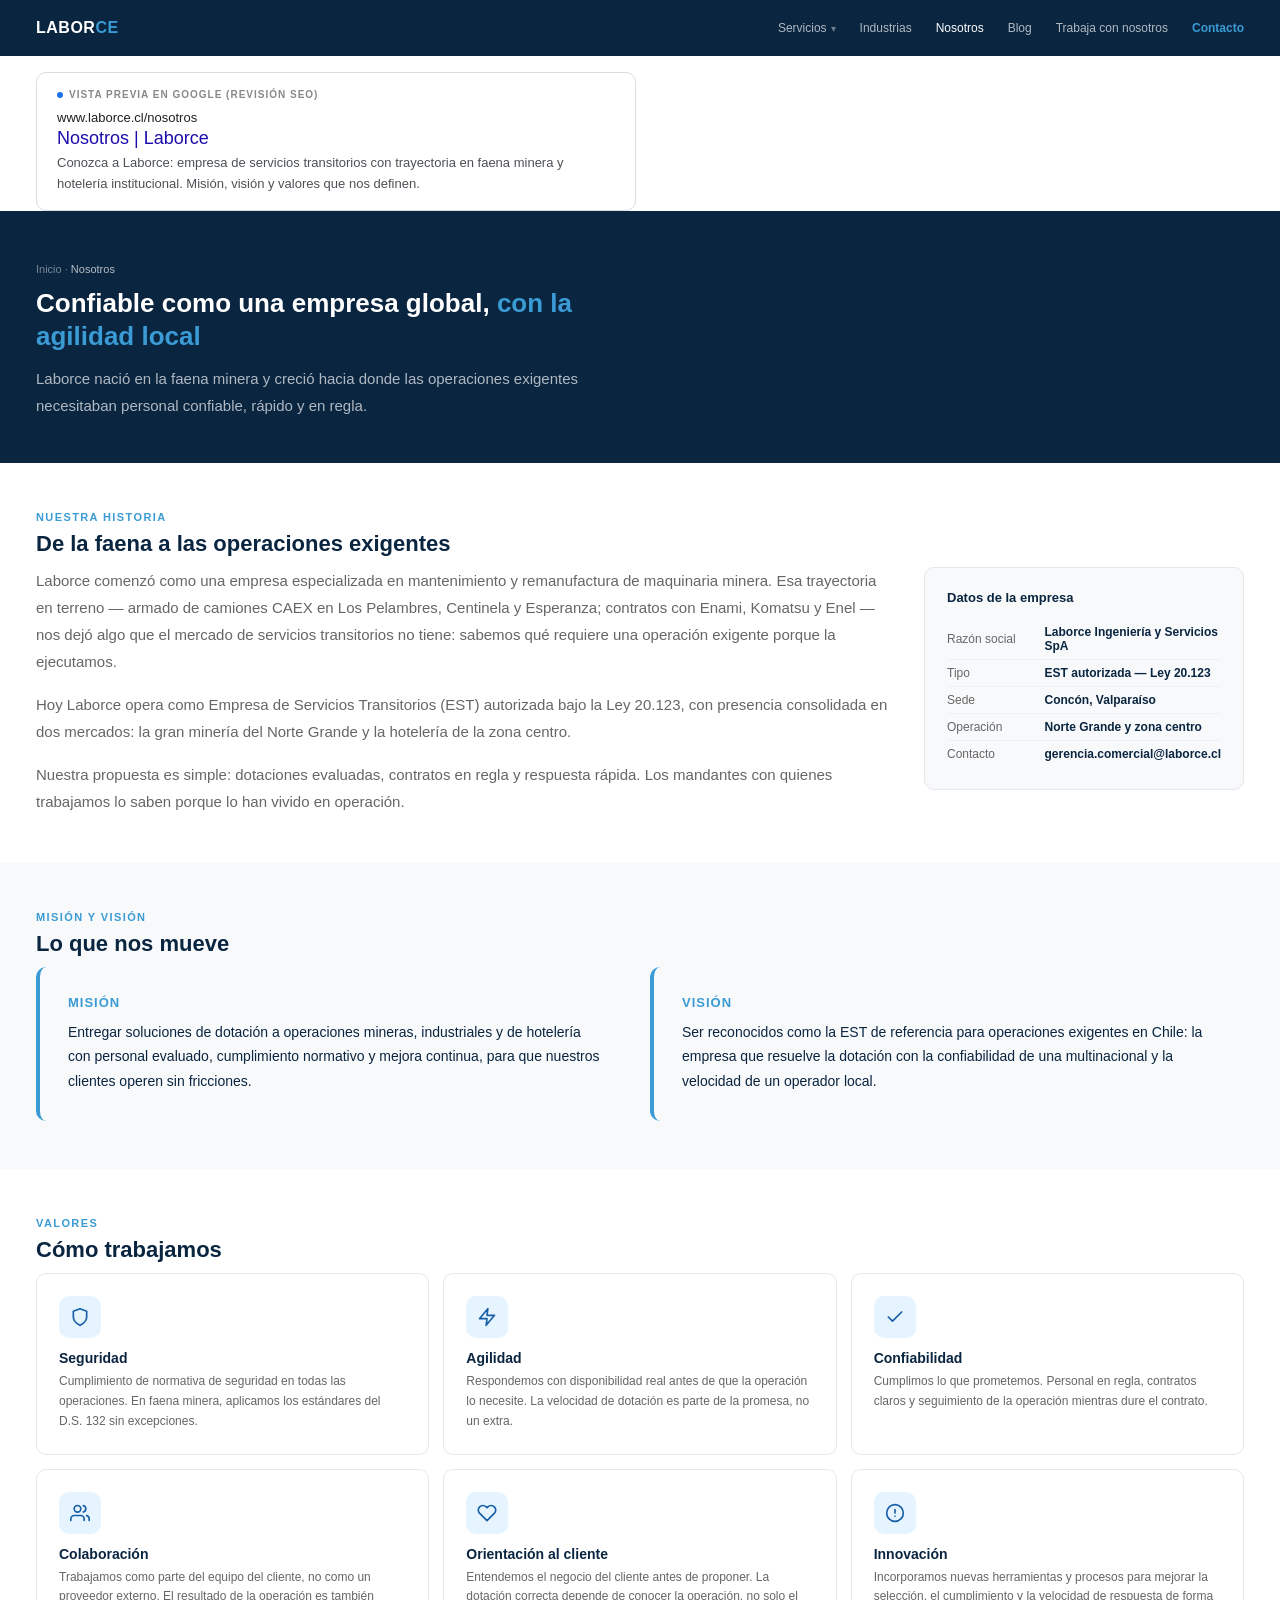
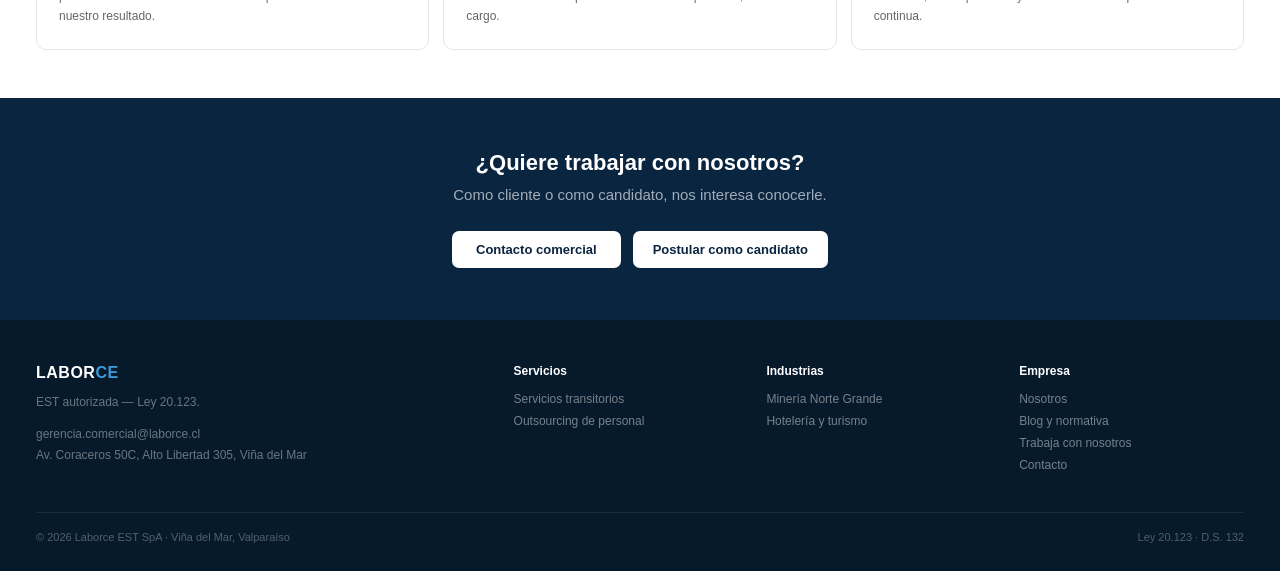
<file: nosotros.html>
<!DOCTYPE html>
<html lang="es">
<head>
<meta charset="UTF-8">
<meta name="viewport" content="width=device-width, initial-scale=1.0">
<title>Nosotros | Laborce</title>
<meta name="description" content="Conozca a Laborce: empresa de servicios transitorios con trayectoria en faena minera y hotelería institucional. Misión, visión y valores que nos definen.">
<link rel="canonical" href="https://www.laborce.cl/nosotros">
<meta property="og:type" content="website">
<meta property="og:title" content="Nosotros | Laborce">
<meta property="og:description" content="Conozca a Laborce: empresa de servicios transitorios con trayectoria en faena minera y hotelería institucional. Misión, visión y valores que nos definen.">
<meta property="og:url" content="https://www.laborce.cl/nosotros">
<meta property="og:site_name" content="Laborce">
<meta property="og:locale" content="es_CL">
<meta name="twitter:card" content="summary">
<meta name="twitter:title" content="Nosotros | Laborce">
<meta name="twitter:description" content="Conozca a Laborce: empresa de servicios transitorios con trayectoria en faena minera y hotelería institucional. Misión, visión y valores que nos definen.">
<link rel="stylesheet" href="_base.css">
<style>
.valores-grid { display: grid; grid-template-columns: repeat(3,1fr); gap: 14px; }
.valor-card { background: #fff; border: 1px solid var(--border); border-radius: 10px; padding: 22px; }
.valor-card .ico { width: 42px; height: 42px; border-radius: 10px; background: #E6F4FF; display: flex; align-items: center; justify-content: center; margin-bottom: 12px; color: #185FA5; }
.valor-card h3 { font-size: 14px; font-weight: 700; color: var(--navy); margin-bottom: 6px; }
.valor-card p { font-size: 12px; color: var(--muted); line-height: 1.65; }
.mv-grid { display: grid; grid-template-columns: 1fr 1fr; gap: 20px; }
.mv-card { background: var(--gray-bg); border-radius: 10px; padding: 28px; border-left: 4px solid var(--blue); }
.mv-card h3 { font-size: 13px; font-weight: 700; color: var(--blue); text-transform: uppercase; letter-spacing: 1px; margin-bottom: 10px; }
.mv-card p { font-size: 14px; color: var(--navy); line-height: 1.75; font-weight: 500; }
</style>

</head>
<body>

<nav>
  <a href="index.html" class="logo">LABOR<span>CE</span></a>
  <div class="nav-links">
    <div class="nav-dropdown">
      <a href="#">Servicios</a>
      <div class="dropdown-menu">
        <div class="dropdown-label">Personal</div>
        <a href="servicios-transitorios.html">Servicios transitorios</a>
        <a href="outsourcing-reclutamiento.html">Outsourcing y reclutamiento</a>
        <div class="dropdown-divider"></div>
        <div class="dropdown-label">Maquinaria</div>
        <a href="remanufactura.html">Remanufactura</a>
        <a href="asesorias.html">Asesorías en gestión de activos</a>
      </div>
    </div>
    <a href="industrias.html">Industrias</a>
    <a href="nosotros.html" class="active">Nosotros</a>
    <a href="blog.html">Blog</a>
    <a href="trabaja.html">Trabaja con nosotros</a>
    <a href="contacto.html" class="nav-cta">Contacto</a>
  </div>
</nav>
<div class="serp-preview">
  <div class="serp-label"><span class="dot"></span>Vista previa en Google (revisión SEO)</div>
  <div class="serp-url">www.laborce.cl/nosotros</div>
  <div class="serp-title">Nosotros | Laborce</div>
  <div class="serp-desc">Conozca a Laborce: empresa de servicios transitorios con trayectoria en faena minera y hotelería institucional. Misión, visión y valores que nos definen.</div>
</div>


<div class="page-hero">
  <div class="breadcrumb"><a href="index.html">Inicio</a> · <span>Nosotros</span></div>
  <h1>Confiable como una empresa global, <em>con la agilidad local</em></h1>
  <p>Laborce nació en la faena minera y creció hacia donde las operaciones exigentes necesitaban personal confiable, rápido y en regla.</p>
</div>

<div class="section">
  <div class="section-label">Nuestra historia</div>
  <h2>De la faena a las operaciones exigentes</h2>
  <div class="layout-sidebar">
    <div>
      <p style="font-size:15px;color:var(--muted);line-height:1.8;margin-bottom:16px">Laborce comenzó como una empresa especializada en mantenimiento y remanufactura de maquinaria minera. Esa trayectoria en terreno — armado de camiones CAEX en Los Pelambres, Centinela y Esperanza; contratos con Enami, Komatsu y Enel — nos dejó algo que el mercado de servicios transitorios no tiene: sabemos qué requiere una operación exigente porque la ejecutamos.</p>
      <p style="font-size:15px;color:var(--muted);line-height:1.8;margin-bottom:16px">Hoy Laborce opera como Empresa de Servicios Transitorios (EST) autorizada bajo la Ley 20.123, con presencia consolidada en dos mercados: la gran minería del Norte Grande y la hotelería de la zona centro.</p>
      <p style="font-size:15px;color:var(--muted);line-height:1.8">Nuestra propuesta es simple: dotaciones evaluadas, contratos en regla y respuesta rápida. Los mandantes con quienes trabajamos lo saben porque lo han vivido en operación.</p>
    </div>
    <div>
      <div class="sidebar-card">
        <h4>Datos de la empresa</h4>
        <table style="font-size:12px">
          <tr><td style="padding:6px 0;color:var(--muted);width:110px">Razón social</td><td style="padding:6px 0;font-weight:600;color:var(--navy)">Laborce Ingeniería y Servicios SpA</td></tr>
          <tr><td style="padding:6px 0;color:var(--muted)">Tipo</td><td style="padding:6px 0;font-weight:600;color:var(--navy)">EST autorizada — Ley 20.123</td></tr>
          <tr><td style="padding:6px 0;color:var(--muted)">Sede</td><td style="padding:6px 0;font-weight:600;color:var(--navy)">Concón, Valparaíso</td></tr>
          <tr><td style="padding:6px 0;color:var(--muted)">Operación</td><td style="padding:6px 0;font-weight:600;color:var(--navy)">Norte Grande y zona centro</td></tr>
          <tr><td style="padding:6px 0;color:var(--muted)">Contacto</td><td style="padding:6px 0;font-weight:600;color:var(--navy)">gerencia.comercial@laborce.cl</td></tr>
        </table>
      </div>
    </div>
  </div>
</div>

<div class="section section-alt">
  <div class="section-label">Misión y visión</div>
  <h2>Lo que nos mueve</h2>
  <div class="mv-grid">
    <div class="mv-card">
      <h3>Misión</h3>
      <p>Entregar soluciones de dotación a operaciones mineras, industriales y de hotelería con personal evaluado, cumplimiento normativo y mejora continua, para que nuestros clientes operen sin fricciones.</p>
    </div>
    <div class="mv-card">
      <h3>Visión</h3>
      <p>Ser reconocidos como la EST de referencia para operaciones exigentes en Chile: la empresa que resuelve la dotación con la confiabilidad de una multinacional y la velocidad de un operador local.</p>
    </div>
  </div>
</div>

<div class="section">
  <div class="section-label">Valores</div>
  <h2>Cómo trabajamos</h2>
  <div class="valores-grid">
    <div class="valor-card">
      <div class="ico"><svg width="20" height="20" viewBox="0 0 24 24" fill="none" stroke="currentColor" stroke-width="2" stroke-linecap="round" stroke-linejoin="round"><path d="M12 22s8-4 8-10V5l-8-3-8 3v7c0 6 8 10 8 10z"/></svg></div>
      <h3>Seguridad</h3>
      <p>Cumplimiento de normativa de seguridad en todas las operaciones. En faena minera, aplicamos los estándares del D.S. 132 sin excepciones.</p>
    </div>
    <div class="valor-card">
      <div class="ico"><svg width="20" height="20" viewBox="0 0 24 24" fill="none" stroke="currentColor" stroke-width="2" stroke-linecap="round" stroke-linejoin="round"><polygon points="13 2 3 14 12 14 11 22 21 10 12 10 13 2"/></svg></div>
      <h3>Agilidad</h3>
      <p>Respondemos con disponibilidad real antes de que la operación lo necesite. La velocidad de dotación es parte de la promesa, no un extra.</p>
    </div>
    <div class="valor-card">
      <div class="ico"><svg width="20" height="20" viewBox="0 0 24 24" fill="none" stroke="currentColor" stroke-width="2" stroke-linecap="round" stroke-linejoin="round"><polyline points="20 6 9 17 4 12"/></svg></div>
      <h3>Confiabilidad</h3>
      <p>Cumplimos lo que prometemos. Personal en regla, contratos claros y seguimiento de la operación mientras dure el contrato.</p>
    </div>
    <div class="valor-card">
      <div class="ico"><svg width="20" height="20" viewBox="0 0 24 24" fill="none" stroke="currentColor" stroke-width="2" stroke-linecap="round" stroke-linejoin="round"><path d="M17 21v-2a4 4 0 0 0-4-4H5a4 4 0 0 0-4 4v2"/><circle cx="9" cy="7" r="4"/><path d="M23 21v-2a4 4 0 0 0-3-3.87"/><path d="M16 3.13a4 4 0 0 1 0 7.75"/></svg></div>
      <h3>Colaboración</h3>
      <p>Trabajamos como parte del equipo del cliente, no como un proveedor externo. El resultado de la operación es también nuestro resultado.</p>
    </div>
    <div class="valor-card">
      <div class="ico"><svg width="20" height="20" viewBox="0 0 24 24" fill="none" stroke="currentColor" stroke-width="2" stroke-linecap="round" stroke-linejoin="round"><path d="M20.84 4.61a5.5 5.5 0 0 0-7.78 0L12 5.67l-1.06-1.06a5.5 5.5 0 0 0-7.78 7.78l1.06 1.06L12 21.23l7.78-7.78 1.06-1.06a5.5 5.5 0 0 0 0-7.78z"/></svg></div>
      <h3>Orientación al cliente</h3>
      <p>Entendemos el negocio del cliente antes de proponer. La dotación correcta depende de conocer la operación, no solo el cargo.</p>
    </div>
    <div class="valor-card">
      <div class="ico"><svg width="20" height="20" viewBox="0 0 24 24" fill="none" stroke="currentColor" stroke-width="2" stroke-linecap="round" stroke-linejoin="round"><circle cx="12" cy="12" r="10"/><line x1="12" y1="8" x2="12" y2="12"/><line x1="12" y1="16" x2="12.01" y2="16"/></svg></div>
      <h3>Innovación</h3>
      <p>Incorporamos nuevas herramientas y procesos para mejorar la selección, el cumplimiento y la velocidad de respuesta de forma continua.</p>
    </div>
  </div>
</div>

<div class="cta-band">
  <h2>¿Quiere trabajar con nosotros?</h2>
  <p>Como cliente o como candidato, nos interesa conocerle.</p>
  <div class="cta-row">
    <a href="contacto.html" class="btn-white">Contacto comercial</a>
    <a href="trabaja.html" class="btn-whatsapp" style="background:#fff;color:var(--navy)">Postular como candidato</a>
  </div>
</div>

<footer>
  <div class="footer-grid">
    <div class="footer-col"><div class="logo" style="margin-bottom:10px">LABOR<span style="color:#3A9BD5">CE</span></div><p>EST autorizada — Ley 20.123.</p><p style="margin-top:12px">gerencia.comercial@laborce.cl<br>Av. Coraceros 50C, Alto Libertad 305, Viña del Mar</p></div>
    <div class="footer-col"><h5>Servicios</h5><a href="servicios-transitorios.html">Servicios transitorios</a><a href="outsourcing-reclutamiento.html">Outsourcing de personal</a></div>
    <div class="footer-col"><h5>Industrias</h5><a href="industria-mineria.html">Minería Norte Grande</a><a href="industria-hoteleria.html">Hotelería y turismo</a></div>
    <div class="footer-col"><h5>Empresa</h5><a href="nosotros.html">Nosotros</a><a href="blog.html">Blog y normativa</a><a href="trabaja.html">Trabaja con nosotros</a><a href="contacto.html">Contacto</a></div>
  </div>
  <div class="footer-bottom"><p>© 2026 Laborce EST SpA · Viña del Mar, Valparaíso</p><p>Ley 20.123 · D.S. 132</p></div>
</footer>
<script src="_nav.js"></script>
</body>
</html>
</file>
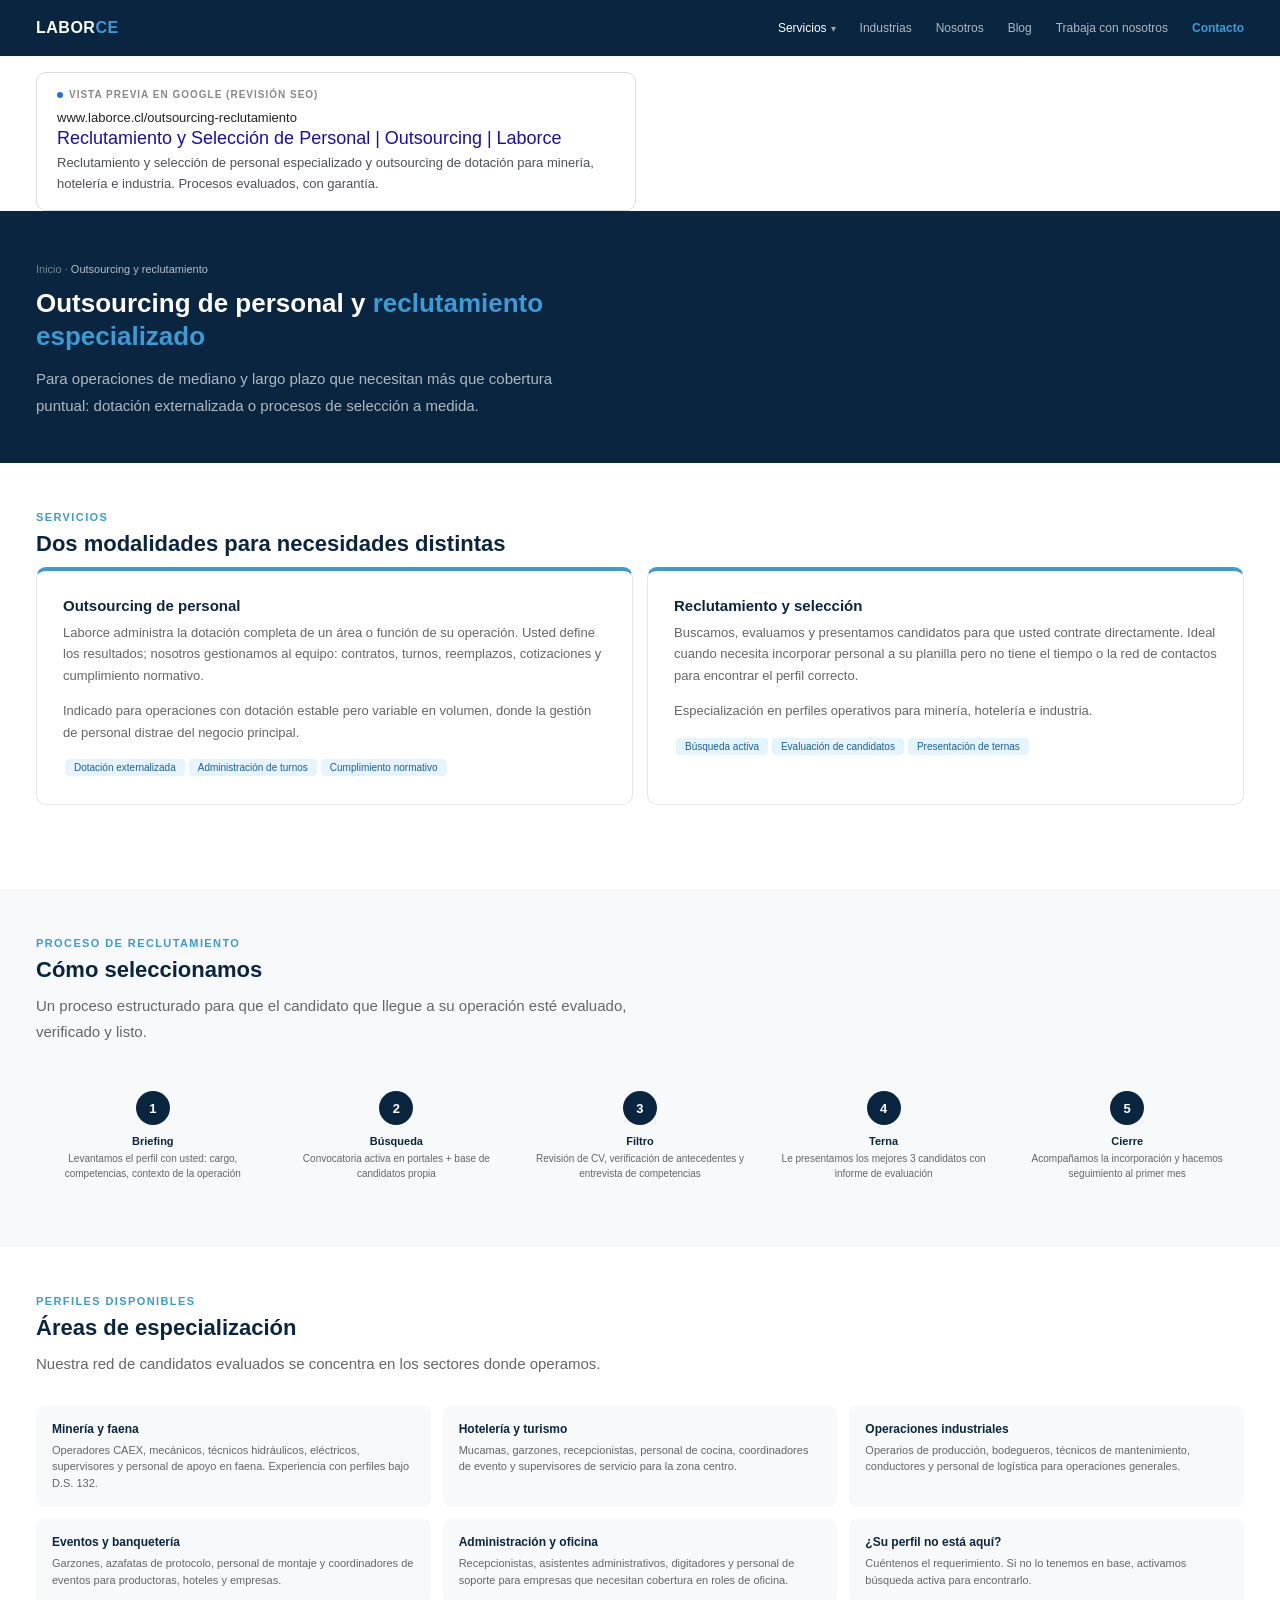
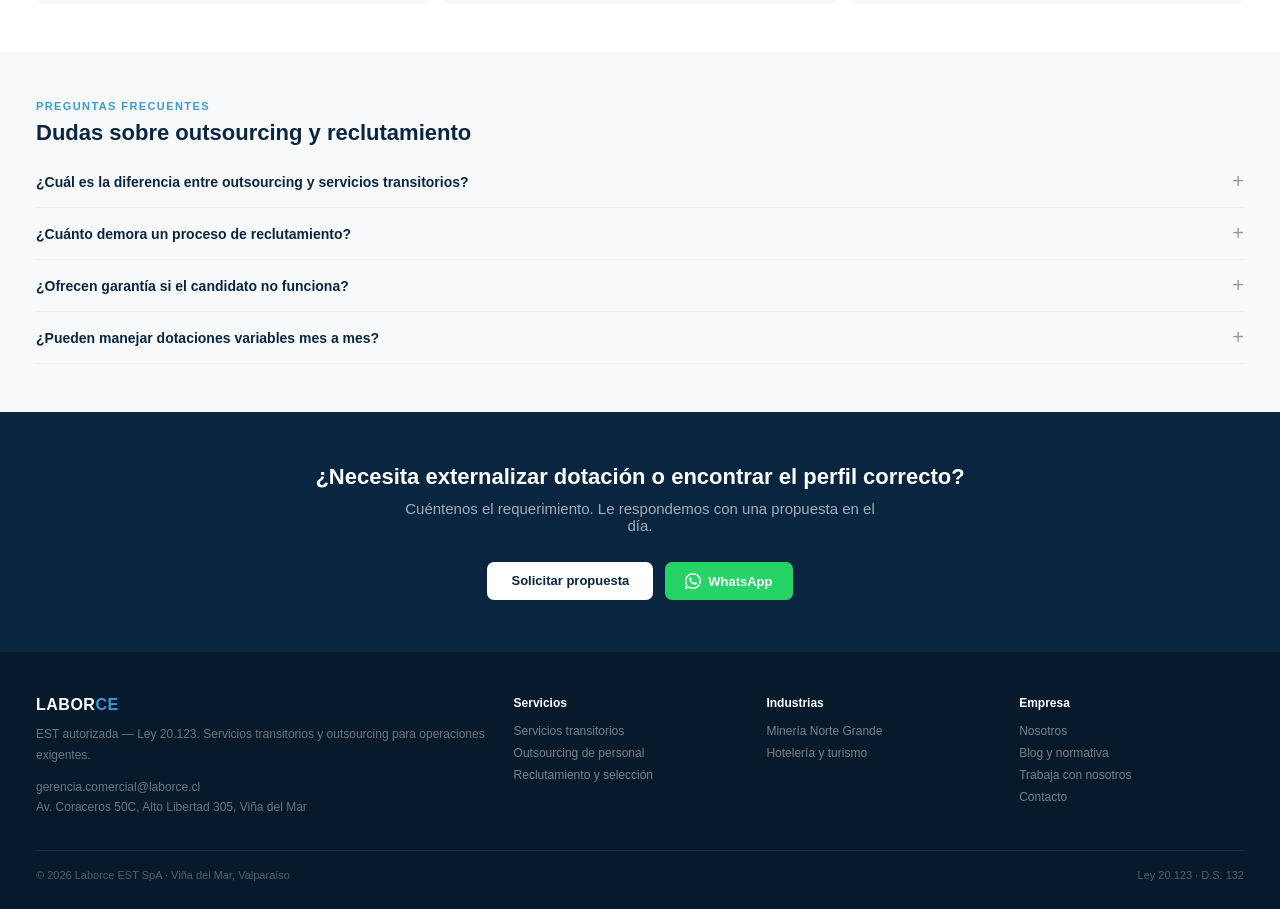
<file: outsourcing-reclutamiento.html>
<!DOCTYPE html>
<html lang="es">
<head>
<meta charset="UTF-8">
<meta name="viewport" content="width=device-width, initial-scale=1.0">
<title>Reclutamiento y Selección de Personal | Outsourcing | Laborce</title>
<meta name="description" content="Reclutamiento y selección de personal especializado y outsourcing de dotación para minería, hotelería e industria. Procesos evaluados, con garantía.">
<link rel="canonical" href="https://www.laborce.cl/outsourcing-reclutamiento">
<meta property="og:type" content="website">
<meta property="og:title" content="Reclutamiento y Selección de Personal | Outsourcing | Laborce">
<meta property="og:description" content="Reclutamiento y selección de personal especializado y outsourcing de dotación para minería, hotelería e industria. Procesos evaluados, con garantía.">
<meta property="og:url" content="https://www.laborce.cl/outsourcing-reclutamiento">
<meta property="og:site_name" content="Laborce">
<meta property="og:locale" content="es_CL">
<meta name="twitter:card" content="summary">
<meta name="twitter:title" content="Reclutamiento y Selección de Personal | Outsourcing | Laborce">
<meta name="twitter:description" content="Reclutamiento y selección de personal especializado y outsourcing de dotación para minería, hotelería e industria. Procesos evaluados, con garantía.">
<link rel="stylesheet" href="_base.css">
<style>
.servicios-tabs { display: grid; grid-template-columns: 1fr 1fr; gap: 14px; margin-bottom: 36px; }
.tab-card { background: #fff; border: 1px solid var(--border); border-radius: 10px; padding: 26px; border-top: 4px solid var(--blue); }
.tab-card h3 { font-size: 15px; font-weight: 700; color: var(--navy); margin-bottom: 8px; }
.tab-card p { font-size: 13px; color: var(--muted); line-height: 1.65; margin-bottom: 14px; }
.proceso-rec { display: grid; grid-template-columns: repeat(5,1fr); gap: 10px; }
.paso { text-align: center; padding: 18px 10px; background: var(--gray-bg); border-radius: 10px; position: relative; }
.paso-num { width: 34px; height: 34px; border-radius: 50%; background: var(--navy); color: #fff; font-size: 13px; font-weight: 700; display: flex; align-items: center; justify-content: center; margin: 0 auto 10px; }
.paso h4 { font-size: 11px; font-weight: 700; color: var(--navy); margin-bottom: 4px; }
.paso p { font-size: 10px; color: var(--muted); line-height: 1.5; }
.perfiles-grid { display: grid; grid-template-columns: repeat(3,1fr); gap: 12px; }
.perfil-card { background: var(--gray-bg); border-radius: 8px; padding: 16px; }
.perfil-card h4 { font-size: 12px; font-weight: 700; color: var(--navy); margin-bottom: 6px; }
.perfil-card p { font-size: 11px; color: var(--muted); line-height: 1.5; }
</style>
<script type="application/ld+json">
{
  "@context": "https://schema.org",
  "@type": "Service",
  "serviceType": "Outsourcing y Reclutamiento de Personal",
  "name": "Outsourcing y Reclutamiento de Personal",
  "description": "Externalización de dotación y procesos de reclutamiento y selección de personal.",
  "provider": {
    "@type": "Organization",
    "name": "Laborce",
    "url": "https://www.laborce.cl"
  },
  "areaServed": "CL",
  "url": "https://www.laborce.cl/outsourcing-reclutamiento"
}
</script>
<script type="application/ld+json">
{
  "@context": "https://schema.org",
  "@type": "FAQPage",
  "mainEntity": [
    {
      "@type": "Question",
      "name": "¿Cuál es la diferencia entre outsourcing y servicios transitorios?",
      "acceptedAnswer": {
        "@type": "Answer",
        "text": "En los servicios transitorios, Laborce cubre una necesidad puntual bajo causales legales de la Ley 20.123. En el outsourcing, Laborce administra una función o área completa de forma continua. En el reclutamiento, Laborce busca y evalúa; usted contrata directamente."
      }
    },
    {
      "@type": "Question",
      "name": "¿Cuánto demora un proceso de reclutamiento?",
      "acceptedAnswer": {
        "@type": "Answer",
        "text": "Para la mayoría de los perfiles operativos, podemos presentar una terna en 5 a 10 días hábiles desde el briefing. Para perfiles técnicos con habilitaciones específicas, el plazo puede extenderse según disponibilidad del mercado."
      }
    },
    {
      "@type": "Question",
      "name": "¿Ofrecen garantía si el candidato no funciona?",
      "acceptedAnswer": {
        "@type": "Answer",
        "text": "Sí. Si el candidato seleccionado no supera el período de prueba por razones atribuibles al proceso de selección, reactivamos la búsqueda sin costo adicional. Los términos exactos se establecen en la propuesta."
      }
    },
    {
      "@type": "Question",
      "name": "¿Pueden manejar dotaciones variables mes a mes?",
      "acceptedAnswer": {
        "@type": "Answer",
        "text": "Sí. Es uno de los casos de uso más frecuentes: operaciones con un núcleo estable y peaks variables según temporada o proyecto. Adaptamos la dotación al requerimiento de cada período."
      }
    }
  ]
}
</script>
</head>
<body>

<nav>
  <a href="index.html" class="logo">LABOR<span>CE</span></a>
  <div class="nav-links">
    <div class="nav-dropdown">
      <a href="#" class="active">Servicios</a>
      <div class="dropdown-menu">
        <div class="dropdown-label">Personal</div>
        <a href="servicios-transitorios.html">Servicios transitorios</a>
        <a href="outsourcing-reclutamiento.html" style="color:#fff">Outsourcing y reclutamiento</a>
        <div class="dropdown-divider"></div>
        <div class="dropdown-label">Maquinaria</div>
        <a href="remanufactura.html">Remanufactura</a>
        <a href="asesorias.html">Asesorías en gestión de activos</a>
      </div>
    </div>
    <a href="industrias.html">Industrias</a>
    <a href="nosotros.html">Nosotros</a>
    <a href="blog.html">Blog</a>
    <a href="trabaja.html">Trabaja con nosotros</a>
    <a href="contacto.html" class="nav-cta">Contacto</a>
  </div>
</nav>
<div class="serp-preview">
  <div class="serp-label"><span class="dot"></span>Vista previa en Google (revisión SEO)</div>
  <div class="serp-url">www.laborce.cl/outsourcing-reclutamiento</div>
  <div class="serp-title">Reclutamiento y Selección de Personal | Outsourcing | Laborce</div>
  <div class="serp-desc">Reclutamiento y selección de personal especializado y outsourcing de dotación para minería, hotelería e industria. Procesos evaluados, con garantía.</div>
</div>


<div class="page-hero">
  <div class="breadcrumb"><a href="index.html">Inicio</a> · <span>Outsourcing y reclutamiento</span></div>
  <h1>Outsourcing de personal y <em>reclutamiento especializado</em></h1>
  <p>Para operaciones de mediano y largo plazo que necesitan más que cobertura puntual: dotación externalizada o procesos de selección a medida.</p>
</div>

<div class="section">
  <div class="section-label">Servicios</div>
  <h2>Dos modalidades para necesidades distintas</h2>
  <div class="servicios-tabs">
    <div class="tab-card">
      <h3>Outsourcing de personal</h3>
      <p>Laborce administra la dotación completa de un área o función de su operación. Usted define los resultados; nosotros gestionamos al equipo: contratos, turnos, reemplazos, cotizaciones y cumplimiento normativo.</p>
      <p>Indicado para operaciones con dotación estable pero variable en volumen, donde la gestión de personal distrae del negocio principal.</p>
      <div><span class="tag">Dotación externalizada</span><span class="tag">Administración de turnos</span><span class="tag">Cumplimiento normativo</span></div>
    </div>
    <div class="tab-card">
      <h3>Reclutamiento y selección</h3>
      <p>Buscamos, evaluamos y presentamos candidatos para que usted contrate directamente. Ideal cuando necesita incorporar personal a su planilla pero no tiene el tiempo o la red de contactos para encontrar el perfil correcto.</p>
      <p>Especialización en perfiles operativos para minería, hotelería e industria.</p>
      <div><span class="tag">Búsqueda activa</span><span class="tag">Evaluación de candidatos</span><span class="tag">Presentación de ternas</span></div>
    </div>
  </div>
</div>

<div class="section section-alt">
  <div class="section-label">Proceso de reclutamiento</div>
  <h2>Cómo seleccionamos</h2>
  <p class="lead">Un proceso estructurado para que el candidato que llegue a su operación esté evaluado, verificado y listo.</p>
  <div class="proceso-rec">
    <div class="paso"><div class="paso-num">1</div><h4>Briefing</h4><p>Levantamos el perfil con usted: cargo, competencias, contexto de la operación</p></div>
    <div class="paso"><div class="paso-num">2</div><h4>Búsqueda</h4><p>Convocatoria activa en portales + base de candidatos propia</p></div>
    <div class="paso"><div class="paso-num">3</div><h4>Filtro</h4><p>Revisión de CV, verificación de antecedentes y entrevista de competencias</p></div>
    <div class="paso"><div class="paso-num">4</div><h4>Terna</h4><p>Le presentamos los mejores 3 candidatos con informe de evaluación</p></div>
    <div class="paso"><div class="paso-num">5</div><h4>Cierre</h4><p>Acompañamos la incorporación y hacemos seguimiento al primer mes</p></div>
  </div>
</div>

<div class="section">
  <div class="section-label">Perfiles disponibles</div>
  <h2>Áreas de especialización</h2>
  <p class="lead">Nuestra red de candidatos evaluados se concentra en los sectores donde operamos.</p>
  <div class="perfiles-grid">
    <div class="perfil-card"><h4>Minería y faena</h4><p>Operadores CAEX, mecánicos, técnicos hidráulicos, eléctricos, supervisores y personal de apoyo en faena. Experiencia con perfiles bajo D.S. 132.</p></div>
    <div class="perfil-card"><h4>Hotelería y turismo</h4><p>Mucamas, garzones, recepcionistas, personal de cocina, coordinadores de evento y supervisores de servicio para la zona centro.</p></div>
    <div class="perfil-card"><h4>Operaciones industriales</h4><p>Operarios de producción, bodegueros, técnicos de mantenimiento, conductores y personal de logística para operaciones generales.</p></div>
    <div class="perfil-card"><h4>Eventos y banquetería</h4><p>Garzones, azafatas de protocolo, personal de montaje y coordinadores de eventos para productoras, hoteles y empresas.</p></div>
    <div class="perfil-card"><h4>Administración y oficina</h4><p>Recepcionistas, asistentes administrativos, digitadores y personal de soporte para empresas que necesitan cobertura en roles de oficina.</p></div>
    <div class="perfil-card"><h4>¿Su perfil no está aquí?</h4><p>Cuéntenos el requerimiento. Si no lo tenemos en base, activamos búsqueda activa para encontrarlo.</p></div>
  </div>
</div>

<div class="section section-alt">
  <div class="section-label">Preguntas frecuentes</div>
  <h2>Dudas sobre outsourcing y reclutamiento</h2>
  <details class="faq-item"><summary>¿Cuál es la diferencia entre outsourcing y servicios transitorios?</summary><p>En los servicios transitorios, Laborce cubre una necesidad puntual bajo causales legales de la Ley 20.123. En el outsourcing, Laborce administra una función o área completa de forma continua. En el reclutamiento, Laborce busca y evalúa; usted contrata directamente.</p></details>
  <details class="faq-item"><summary>¿Cuánto demora un proceso de reclutamiento?</summary><p>Para la mayoría de los perfiles operativos, podemos presentar una terna en 5 a 10 días hábiles desde el briefing. Para perfiles técnicos con habilitaciones específicas, el plazo puede extenderse según disponibilidad del mercado.</p></details>
  <details class="faq-item"><summary>¿Ofrecen garantía si el candidato no funciona?</summary><p>Sí. Si el candidato seleccionado no supera el período de prueba por razones atribuibles al proceso de selección, reactivamos la búsqueda sin costo adicional. Los términos exactos se establecen en la propuesta.</p></details>
  <details class="faq-item"><summary>¿Pueden manejar dotaciones variables mes a mes?</summary><p>Sí. Es uno de los casos de uso más frecuentes: operaciones con un núcleo estable y peaks variables según temporada o proyecto. Adaptamos la dotación al requerimiento de cada período.</p></details>
</div>

<div class="cta-band">
  <h2>¿Necesita externalizar dotación o encontrar el perfil correcto?</h2>
  <p>Cuéntenos el requerimiento. Le respondemos con una propuesta en el día.</p>
  <div class="cta-row">
    <a href="contacto.html" class="btn-white">Solicitar propuesta</a>
    <a href="https://wa.me/56983424163" class="btn-whatsapp">
      <svg width="16" height="16" viewBox="0 0 24 24" fill="currentColor"><path d="M17.472 14.382c-.297-.149-1.758-.867-2.03-.967-.273-.099-.471-.148-.67.15-.197.297-.767.966-.94 1.164-.173.199-.347.223-.644.075-.297-.15-1.255-.463-2.39-1.475-.883-.788-1.48-1.761-1.653-2.059-.173-.297-.018-.458.13-.606.134-.133.298-.347.446-.52.149-.174.198-.298.298-.497.099-.198.05-.371-.025-.52-.075-.149-.669-1.612-.916-2.207-.242-.579-.487-.5-.669-.51-.173-.008-.371-.01-.57-.01-.198 0-.52.074-.792.372-.272.297-1.04 1.016-1.04 2.479 0 1.462 1.065 2.875 1.213 3.074.149.198 2.096 3.2 5.077 4.487.709.306 1.262.489 1.694.625.712.227 1.36.195 1.871.118.571-.085 1.758-.719 2.006-1.413.248-.694.248-1.289.173-1.413-.074-.124-.272-.198-.57-.347z"/><path d="M12 0C5.373 0 0 5.373 0 12c0 2.127.558 4.122 1.533 5.854L0 24l6.336-1.503A11.94 11.94 0 0 0 12 24c6.627 0 12-5.373 12-12S18.627 0 12 0zm0 21.818a9.797 9.797 0 0 1-5.064-1.407l-.364-.216-3.76.892.952-3.663-.237-.376A9.779 9.779 0 0 1 2.182 12C2.182 6.573 6.573 2.182 12 2.182S21.818 6.573 21.818 12 17.427 21.818 12 21.818z"/></svg>
      WhatsApp
    </a>
  </div>
</div>

<footer>
  <div class="footer-grid">
    <div class="footer-col"><div class="logo" style="margin-bottom:10px">LABOR<span style="color:#3A9BD5">CE</span></div><p>EST autorizada — Ley 20.123. Servicios transitorios y outsourcing para operaciones exigentes.</p><p style="margin-top:12px">gerencia.comercial@laborce.cl<br>Av. Coraceros 50C, Alto Libertad 305, Viña del Mar</p></div>
    <div class="footer-col"><h5>Servicios</h5><a href="servicios-transitorios.html">Servicios transitorios</a><a href="outsourcing-reclutamiento.html">Outsourcing de personal</a><a href="outsourcing-reclutamiento.html">Reclutamiento y selección</a></div>
    <div class="footer-col"><h5>Industrias</h5><a href="industria-mineria.html">Minería Norte Grande</a><a href="industria-hoteleria.html">Hotelería y turismo</a></div>
    <div class="footer-col"><h5>Empresa</h5><a href="nosotros.html">Nosotros</a><a href="blog.html">Blog y normativa</a><a href="trabaja.html">Trabaja con nosotros</a><a href="contacto.html">Contacto</a></div>
  </div>
  <div class="footer-bottom"><p>© 2026 Laborce EST SpA · Viña del Mar, Valparaíso</p><p>Ley 20.123 · D.S. 132</p></div>
</footer>
<script src="_nav.js"></script>
</body>
</html>
</file>
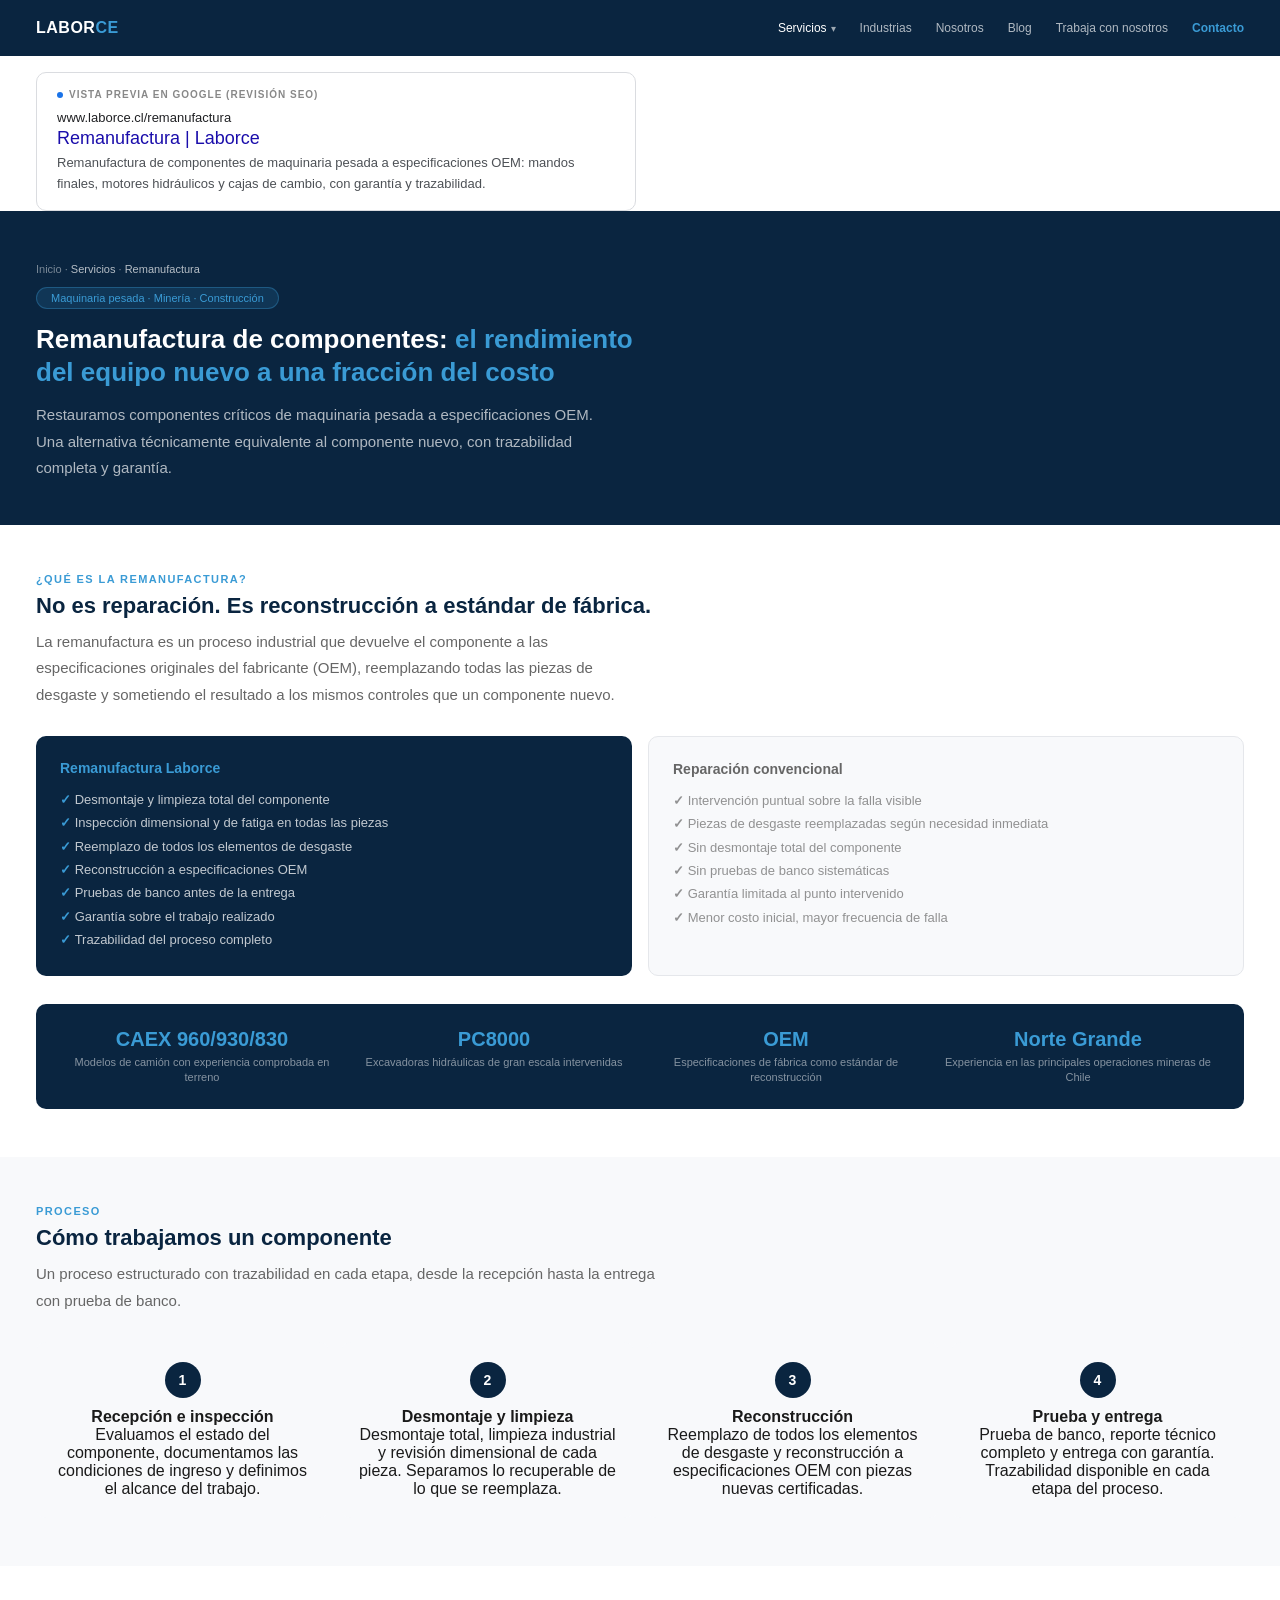
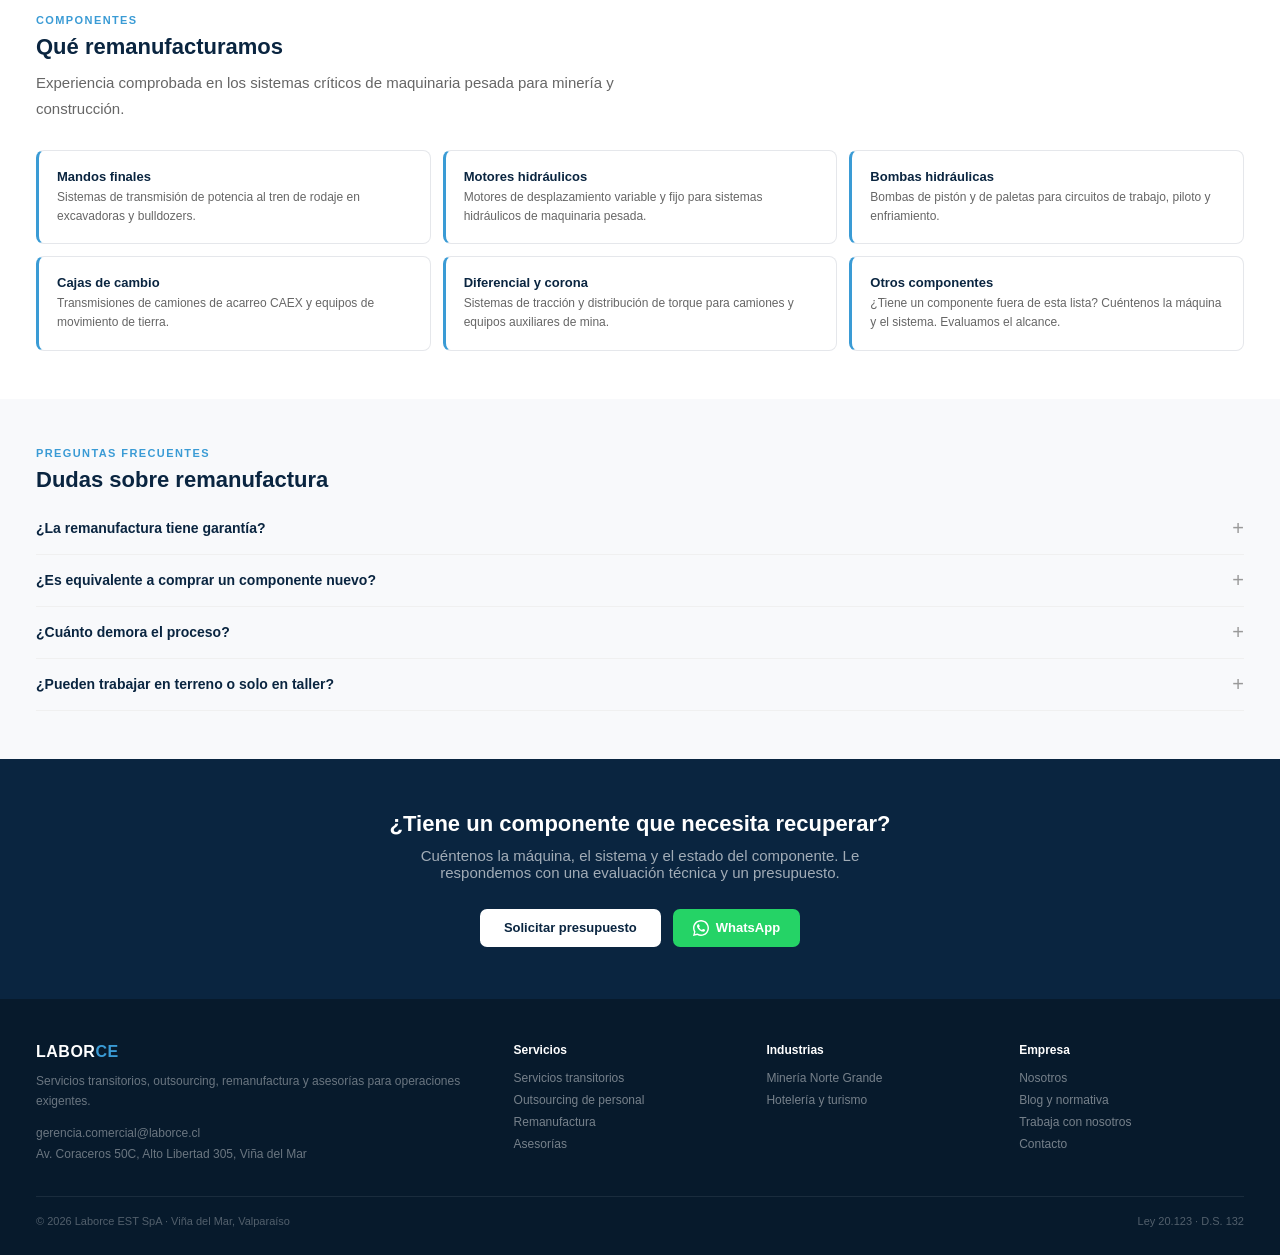
<file: remanufactura.html>
<!DOCTYPE html>
<html lang="es">
<head>
<meta charset="UTF-8">
<meta name="viewport" content="width=device-width, initial-scale=1.0">
<title>Remanufactura | Laborce</title>
<meta name="description" content="Remanufactura de componentes de maquinaria pesada a especificaciones OEM: mandos finales, motores hidráulicos y cajas de cambio, con garantía y trazabilidad.">
<link rel="canonical" href="https://www.laborce.cl/remanufactura">
<meta property="og:type" content="website">
<meta property="og:title" content="Remanufactura | Laborce">
<meta property="og:description" content="Remanufactura de componentes de maquinaria pesada a especificaciones OEM: mandos finales, motores hidráulicos y cajas de cambio, con garantía y trazabilidad.">
<meta property="og:url" content="https://www.laborce.cl/remanufactura">
<meta property="og:site_name" content="Laborce">
<meta property="og:locale" content="es_CL">
<meta name="twitter:card" content="summary">
<meta name="twitter:title" content="Remanufactura | Laborce">
<meta name="twitter:description" content="Remanufactura de componentes de maquinaria pesada a especificaciones OEM: mandos finales, motores hidráulicos y cajas de cambio, con garantía y trazabilidad.">
<link rel="stylesheet" href="_base.css">
<style>
.proceso-grid { display: grid; grid-template-columns: repeat(4,1fr); gap: 12px; }
.proceso-paso { background: var(--gray-bg); border-radius: 10px; padding: 20px 14px; text-align: center; }
.paso-num { width: 36px; height: 36px; border-radius: 50%; background: var(--navy); color: #fff; font-size: 14px; font-weight: 700; display: flex; align-items: center; justify-content: center; margin: 0 auto 10px; }
.paso h4 { font-size: 12px; font-weight: 700; color: var(--navy); margin-bottom: 4px; }
.paso p { font-size: 11px; color: var(--muted); line-height: 1.5; }
.componentes-grid { display: grid; grid-template-columns: repeat(3,1fr); gap: 12px; }
.comp-card { background: #fff; border: 1px solid var(--border); border-radius: 8px; padding: 18px; border-left: 3px solid var(--blue); }
.comp-card h4 { font-size: 13px; font-weight: 700; color: var(--navy); margin-bottom: 4px; }
.comp-card p { font-size: 12px; color: var(--muted); line-height: 1.55; }
.credencial-bar { background: #0A2540; border-radius: 10px; padding: 24px 28px; color: #fff; display: grid; grid-template-columns: repeat(4,1fr); gap: 16px; }
.cred-item { text-align: center; }
.cred-num { font-size: 20px; font-weight: 700; color: #3A9BD5; margin-bottom: 4px; }
.cred-label { font-size: 11px; color: rgba(255,255,255,0.5); line-height: 1.4; }
.vs-grid { display: grid; grid-template-columns: 1fr 1fr; gap: 16px; }
.vs-card { border-radius: 10px; padding: 24px; }
.vs-nuevo { background: #0A2540; color: #fff; }
.vs-nuevo h3 { color: #3A9BD5; font-size: 14px; font-weight: 700; margin-bottom: 12px; }
.vs-nuevo li { font-size: 13px; color: rgba(255,255,255,0.75); line-height: 1.8; }
.vs-original { background: var(--gray-bg); border: 1px solid var(--border); }
.vs-original h3 { color: var(--muted); font-size: 14px; font-weight: 700; margin-bottom: 12px; }
.vs-original li { font-size: 13px; color: var(--muted); line-height: 1.8; }
ul { list-style: none; padding: 0; }
ul li::before { content: '✓  '; font-weight: 700; color: #3A9BD5; }
.vs-original ul li::before { color: var(--muted); }
</style>
<script type="application/ld+json">
{
  "@context": "https://schema.org",
  "@type": "Service",
  "serviceType": "Remanufactura de Componentes",
  "name": "Remanufactura de Componentes",
  "description": "Remanufactura de componentes de maquinaria pesada a especificaciones OEM.",
  "provider": {
    "@type": "Organization",
    "name": "Laborce",
    "url": "https://www.laborce.cl"
  },
  "areaServed": "CL",
  "url": "https://www.laborce.cl/remanufactura"
}
</script>
<script type="application/ld+json">
{
  "@context": "https://schema.org",
  "@type": "FAQPage",
  "mainEntity": [
    {
      "@type": "Question",
      "name": "¿La remanufactura tiene garantía?",
      "acceptedAnswer": {
        "@type": "Answer",
        "text": "Sí. Todos los componentes remanufacturados por Laborce se entregan con garantía sobre el trabajo y los materiales utilizados. El alcance específico de la garantía se define en la propuesta técnica de cada trabajo."
      }
    },
    {
      "@type": "Question",
      "name": "¿Es equivalente a comprar un componente nuevo?",
      "acceptedAnswer": {
        "@type": "Answer",
        "text": "Técnicamente sí, cuando el proceso se realiza a especificaciones OEM. El componente queda en las mismas condiciones dimensionales y de rendimiento que uno nuevo, con la ventaja de un costo significativamente menor y plazos de entrega más cortos que importar."
      }
    },
    {
      "@type": "Question",
      "name": "¿Cuánto demora el proceso?",
      "acceptedAnswer": {
        "@type": "Answer",
        "text": "Depende del componente y su estado de ingreso. La mayoría de los trabajos de mando final e hidráulica se resuelven en 7 a 15 días hábiles. Para componentes de mayor complejidad, el plazo se define en la inspección inicial."
      }
    },
    {
      "@type": "Question",
      "name": "¿Pueden trabajar en terreno o solo en taller?",
      "acceptedAnswer": {
        "@type": "Answer",
        "text": "Principalmente trabajamos en taller para garantizar las condiciones controladas que requiere el proceso. Para ciertos trabajos de menor escala o urgencias operativas, evaluamos la viabilidad de intervención en terreno."
      }
    }
  ]
}
</script>
</head>
<body>

<nav>
  <a href="index.html" class="logo">LABOR<span>CE</span></a>
  <div class="nav-links">
    <div class="nav-dropdown">
      <a href="#" class="active">Servicios</a>
      <div class="dropdown-menu">
        <div class="dropdown-label">Personal</div>
        <a href="servicios-transitorios.html">Servicios transitorios</a>
        <a href="outsourcing-reclutamiento.html">Outsourcing y reclutamiento</a>
        <div class="dropdown-divider"></div>
        <div class="dropdown-label">Maquinaria</div>
        <a href="remanufactura.html" style="color:#fff">Remanufactura</a>
        <a href="asesorias.html">Asesorías en gestión de activos</a>
      </div>
    </div>
    <a href="industrias.html">Industrias</a>
    <a href="nosotros.html">Nosotros</a>
    <a href="blog.html">Blog</a>
    <a href="trabaja.html">Trabaja con nosotros</a>
    <a href="contacto.html" class="nav-cta">Contacto</a>
  </div>
</nav>
<div class="serp-preview">
  <div class="serp-label"><span class="dot"></span>Vista previa en Google (revisión SEO)</div>
  <div class="serp-url">www.laborce.cl/remanufactura</div>
  <div class="serp-title">Remanufactura | Laborce</div>
  <div class="serp-desc">Remanufactura de componentes de maquinaria pesada a especificaciones OEM: mandos finales, motores hidráulicos y cajas de cambio, con garantía y trazabilidad.</div>
</div>


<div class="page-hero">
  <div class="breadcrumb"><a href="index.html">Inicio</a> · <span>Servicios</span> · <span>Remanufactura</span></div>
  <div class="badge">Maquinaria pesada · Minería · Construcción</div>
  <h1>Remanufactura de componentes: <em>el rendimiento del equipo nuevo a una fracción del costo</em></h1>
  <p>Restauramos componentes críticos de maquinaria pesada a especificaciones OEM. Una alternativa técnicamente equivalente al componente nuevo, con trazabilidad completa y garantía.</p>
</div>

<div class="section">
  <div class="section-label">¿Qué es la remanufactura?</div>
  <h2>No es reparación. Es reconstrucción a estándar de fábrica.</h2>
  <p class="lead">La remanufactura es un proceso industrial que devuelve el componente a las especificaciones originales del fabricante (OEM), reemplazando todas las piezas de desgaste y sometiendo el resultado a los mismos controles que un componente nuevo.</p>

  <div class="vs-grid" style="margin-bottom:28px">
    <div class="vs-card vs-nuevo">
      <h3>Remanufactura Laborce</h3>
      <ul>
        <li>Desmontaje y limpieza total del componente</li>
        <li>Inspección dimensional y de fatiga en todas las piezas</li>
        <li>Reemplazo de todos los elementos de desgaste</li>
        <li>Reconstrucción a especificaciones OEM</li>
        <li>Pruebas de banco antes de la entrega</li>
        <li>Garantía sobre el trabajo realizado</li>
        <li>Trazabilidad del proceso completo</li>
      </ul>
    </div>
    <div class="vs-card vs-original">
      <h3>Reparación convencional</h3>
      <ul style="opacity:0.7">
        <li>Intervención puntual sobre la falla visible</li>
        <li>Piezas de desgaste reemplazadas según necesidad inmediata</li>
        <li>Sin desmontaje total del componente</li>
        <li>Sin pruebas de banco sistemáticas</li>
        <li>Garantía limitada al punto intervenido</li>
        <li>Menor costo inicial, mayor frecuencia de falla</li>
      </ul>
    </div>
  </div>

  <div class="credencial-bar">
    <div class="cred-item"><div class="cred-num">CAEX 960/930/830</div><div class="cred-label">Modelos de camión con experiencia comprobada en terreno</div></div>
    <div class="cred-item"><div class="cred-num">PC8000</div><div class="cred-label">Excavadoras hidráulicas de gran escala intervenidas</div></div>
    <div class="cred-item"><div class="cred-num">OEM</div><div class="cred-label">Especificaciones de fábrica como estándar de reconstrucción</div></div>
    <div class="cred-item"><div class="cred-num">Norte Grande</div><div class="cred-label">Experiencia en las principales operaciones mineras de Chile</div></div>
  </div>
</div>

<div class="section section-alt">
  <div class="section-label">Proceso</div>
  <h2>Cómo trabajamos un componente</h2>
  <p class="lead">Un proceso estructurado con trazabilidad en cada etapa, desde la recepción hasta la entrega con prueba de banco.</p>
  <div class="proceso-grid">
    <div class="proceso-paso">
      <div class="paso-num">1</div>
      <h4 class="paso">Recepción e inspección</h4>
      <p class="paso">Evaluamos el estado del componente, documentamos las condiciones de ingreso y definimos el alcance del trabajo.</p>
    </div>
    <div class="proceso-paso">
      <div class="paso-num">2</div>
      <h4 class="paso">Desmontaje y limpieza</h4>
      <p class="paso">Desmontaje total, limpieza industrial y revisión dimensional de cada pieza. Separamos lo recuperable de lo que se reemplaza.</p>
    </div>
    <div class="proceso-paso">
      <div class="paso-num">3</div>
      <h4 class="paso">Reconstrucción</h4>
      <p class="paso">Reemplazo de todos los elementos de desgaste y reconstrucción a especificaciones OEM con piezas nuevas certificadas.</p>
    </div>
    <div class="proceso-paso">
      <div class="paso-num">4</div>
      <h4 class="paso">Prueba y entrega</h4>
      <p class="paso">Prueba de banco, reporte técnico completo y entrega con garantía. Trazabilidad disponible en cada etapa del proceso.</p>
    </div>
  </div>
</div>

<div class="section">
  <div class="section-label">Componentes</div>
  <h2>Qué remanufacturamos</h2>
  <p class="lead">Experiencia comprobada en los sistemas críticos de maquinaria pesada para minería y construcción.</p>
  <div class="componentes-grid">
    <div class="comp-card"><h4>Mandos finales</h4><p>Sistemas de transmisión de potencia al tren de rodaje en excavadoras y bulldozers.</p></div>
    <div class="comp-card"><h4>Motores hidráulicos</h4><p>Motores de desplazamiento variable y fijo para sistemas hidráulicos de maquinaria pesada.</p></div>
    <div class="comp-card"><h4>Bombas hidráulicas</h4><p>Bombas de pistón y de paletas para circuitos de trabajo, piloto y enfriamiento.</p></div>
    <div class="comp-card"><h4>Cajas de cambio</h4><p>Transmisiones de camiones de acarreo CAEX y equipos de movimiento de tierra.</p></div>
    <div class="comp-card"><h4>Diferencial y corona</h4><p>Sistemas de tracción y distribución de torque para camiones y equipos auxiliares de mina.</p></div>
    <div class="comp-card"><h4>Otros componentes</h4><p>¿Tiene un componente fuera de esta lista? Cuéntenos la máquina y el sistema. Evaluamos el alcance.</p></div>
  </div>
</div>

<div class="section section-alt">
  <div class="section-label">Preguntas frecuentes</div>
  <h2>Dudas sobre remanufactura</h2>
  <details class="faq-item"><summary>¿La remanufactura tiene garantía?</summary><p>Sí. Todos los componentes remanufacturados por Laborce se entregan con garantía sobre el trabajo y los materiales utilizados. El alcance específico de la garantía se define en la propuesta técnica de cada trabajo.</p></details>
  <details class="faq-item"><summary>¿Es equivalente a comprar un componente nuevo?</summary><p>Técnicamente sí, cuando el proceso se realiza a especificaciones OEM. El componente queda en las mismas condiciones dimensionales y de rendimiento que uno nuevo, con la ventaja de un costo significativamente menor y plazos de entrega más cortos que importar.</p></details>
  <details class="faq-item"><summary>¿Cuánto demora el proceso?</summary><p>Depende del componente y su estado de ingreso. La mayoría de los trabajos de mando final e hidráulica se resuelven en 7 a 15 días hábiles. Para componentes de mayor complejidad, el plazo se define en la inspección inicial.</p></details>
  <details class="faq-item"><summary>¿Pueden trabajar en terreno o solo en taller?</summary><p>Principalmente trabajamos en taller para garantizar las condiciones controladas que requiere el proceso. Para ciertos trabajos de menor escala o urgencias operativas, evaluamos la viabilidad de intervención en terreno.</p></details>
</div>

<div class="cta-band">
  <h2>¿Tiene un componente que necesita recuperar?</h2>
  <p>Cuéntenos la máquina, el sistema y el estado del componente. Le respondemos con una evaluación técnica y un presupuesto.</p>
  <div class="cta-row">
    <a href="contacto.html" class="btn-white">Solicitar presupuesto</a>
    <a href="https://wa.me/56983424163" class="btn-whatsapp">
      <svg width="16" height="16" viewBox="0 0 24 24" fill="currentColor"><path d="M17.472 14.382c-.297-.149-1.758-.867-2.03-.967-.273-.099-.471-.148-.67.15-.197.297-.767.966-.94 1.164-.173.199-.347.223-.644.075-.297-.15-1.255-.463-2.39-1.475-.883-.788-1.48-1.761-1.653-2.059-.173-.297-.018-.458.13-.606.134-.133.298-.347.446-.52.149-.174.198-.298.298-.497.099-.198.05-.371-.025-.52-.075-.149-.669-1.612-.916-2.207-.242-.579-.487-.5-.669-.51-.173-.008-.371-.01-.57-.01-.198 0-.52.074-.792.372-.272.297-1.04 1.016-1.04 2.479 0 1.462 1.065 2.875 1.213 3.074.149.198 2.096 3.2 5.077 4.487.709.306 1.262.489 1.694.625.712.227 1.36.195 1.871.118.571-.085 1.758-.719 2.006-1.413.248-.694.248-1.289.173-1.413-.074-.124-.272-.198-.57-.347z"/><path d="M12 0C5.373 0 0 5.373 0 12c0 2.127.558 4.122 1.533 5.854L0 24l6.336-1.503A11.94 11.94 0 0 0 12 24c6.627 0 12-5.373 12-12S18.627 0 12 0zm0 21.818a9.797 9.797 0 0 1-5.064-1.407l-.364-.216-3.76.892.952-3.663-.237-.376A9.779 9.779 0 0 1 2.182 12C2.182 6.573 6.573 2.182 12 2.182S21.818 6.573 21.818 12 17.427 21.818 12 21.818z"/></svg>
      WhatsApp
    </a>
  </div>
</div>

<footer>
  <div class="footer-grid">
    <div class="footer-col"><div class="logo" style="margin-bottom:10px">LABOR<span style="color:#3A9BD5">CE</span></div><p>Servicios transitorios, outsourcing, remanufactura y asesorías para operaciones exigentes.</p><p style="margin-top:12px">gerencia.comercial@laborce.cl<br>Av. Coraceros 50C, Alto Libertad 305, Viña del Mar</p></div>
    <div class="footer-col"><h5>Servicios</h5><a href="servicios-transitorios.html">Servicios transitorios</a><a href="outsourcing-reclutamiento.html">Outsourcing de personal</a><a href="remanufactura.html">Remanufactura</a><a href="asesorias.html">Asesorías</a></div>
    <div class="footer-col"><h5>Industrias</h5><a href="industria-mineria.html">Minería Norte Grande</a><a href="industria-hoteleria.html">Hotelería y turismo</a></div>
    <div class="footer-col"><h5>Empresa</h5><a href="nosotros.html">Nosotros</a><a href="blog.html">Blog y normativa</a><a href="trabaja.html">Trabaja con nosotros</a><a href="contacto.html">Contacto</a></div>
  </div>
  <div class="footer-bottom"><p>© 2026 Laborce EST SpA · Viña del Mar, Valparaíso</p><p>Ley 20.123 · D.S. 132</p></div>
</footer>
<script src="_nav.js"></script>
</body>
</html>
</file>
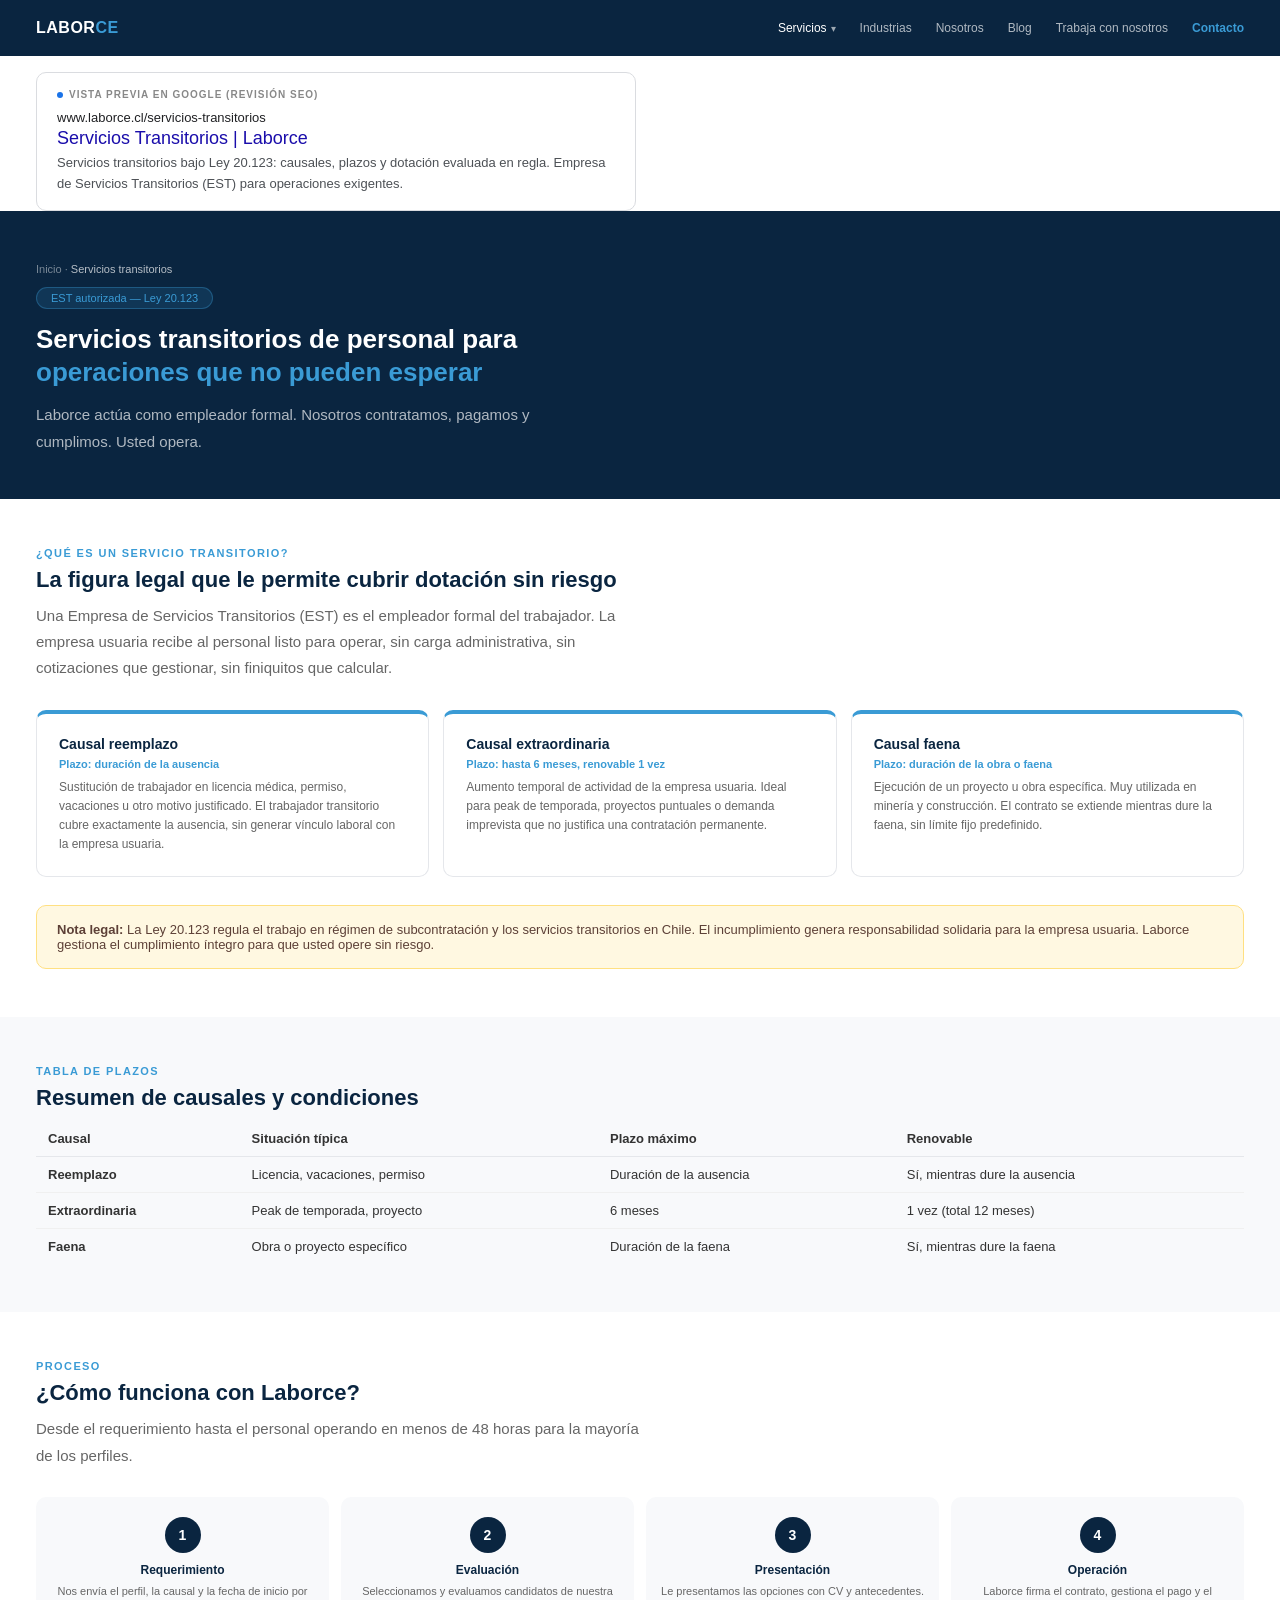
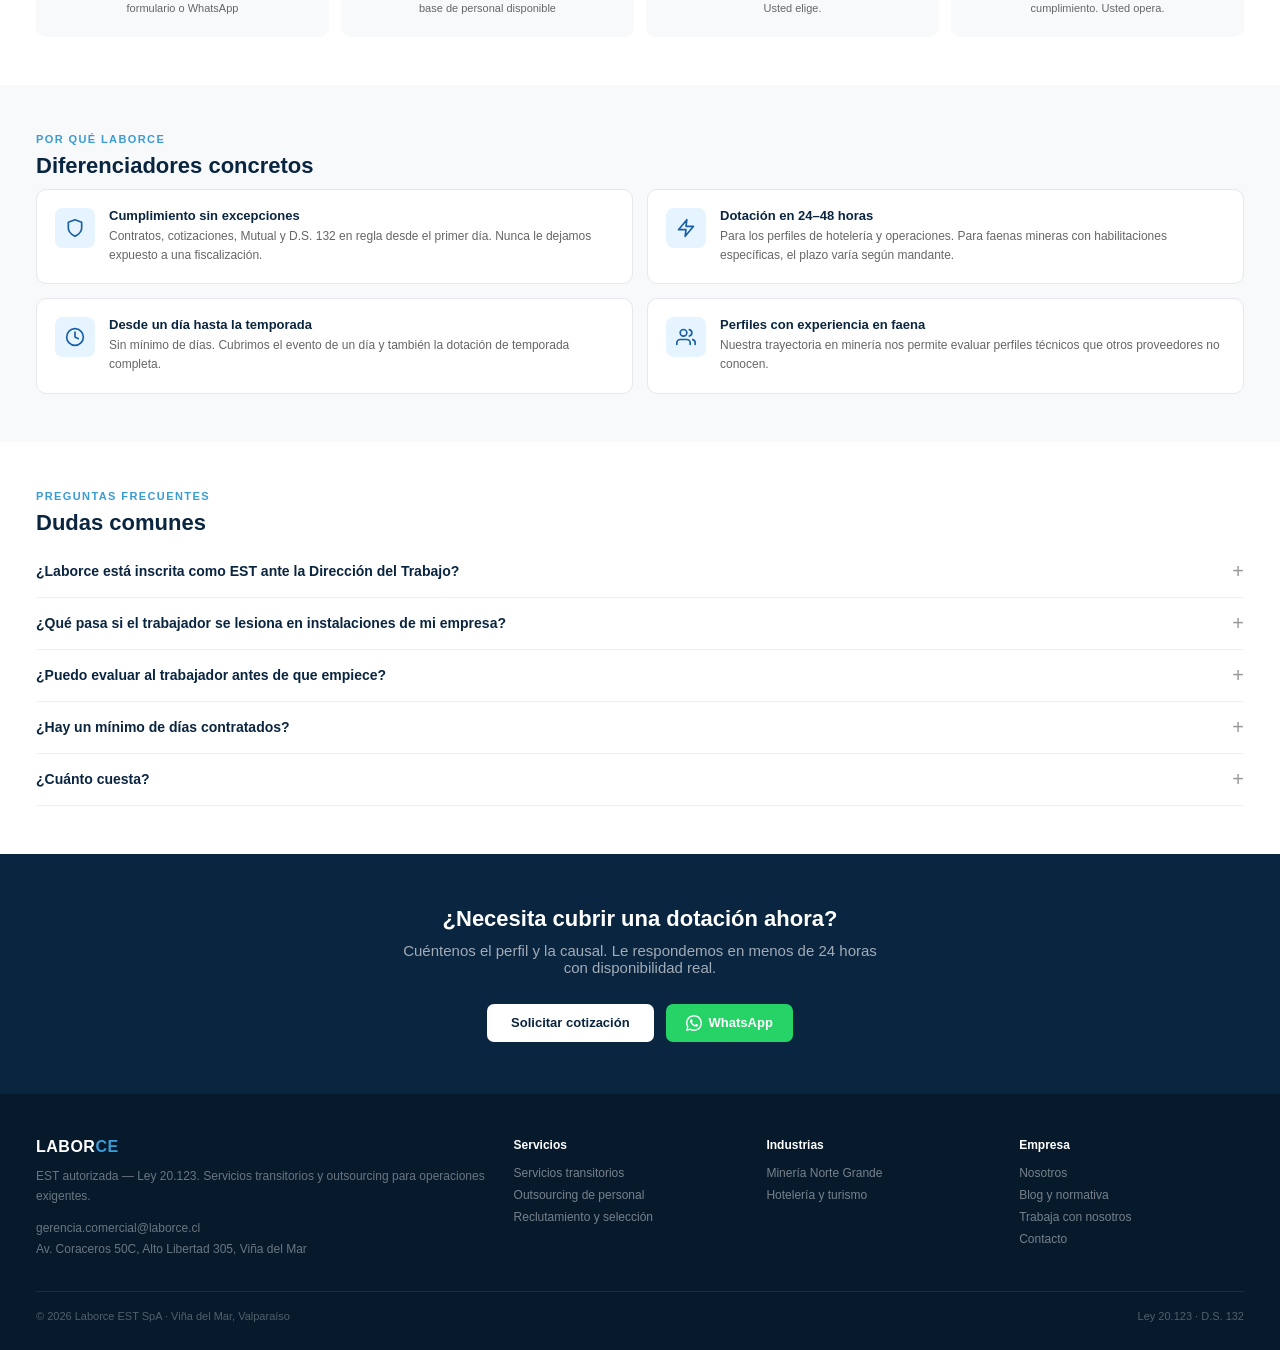
<file: servicios-transitorios.html>
<!DOCTYPE html>
<html lang="es">
<head>
<meta charset="UTF-8">
<meta name="viewport" content="width=device-width, initial-scale=1.0">
<title>Servicios Transitorios | Laborce</title>
<meta name="description" content="Servicios transitorios bajo Ley 20.123: causales, plazos y dotación evaluada en regla. Empresa de Servicios Transitorios (EST) para operaciones exigentes.">
<link rel="canonical" href="https://www.laborce.cl/servicios-transitorios">
<meta property="og:type" content="website">
<meta property="og:title" content="Servicios Transitorios | Laborce">
<meta property="og:description" content="Servicios transitorios bajo Ley 20.123: causales, plazos y dotación evaluada en regla. Empresa de Servicios Transitorios (EST) para operaciones exigentes.">
<meta property="og:url" content="https://www.laborce.cl/servicios-transitorios">
<meta property="og:site_name" content="Laborce">
<meta property="og:locale" content="es_CL">
<meta name="twitter:card" content="summary">
<meta name="twitter:title" content="Servicios Transitorios | Laborce">
<meta name="twitter:description" content="Servicios transitorios bajo Ley 20.123: causales, plazos y dotación evaluada en regla. Empresa de Servicios Transitorios (EST) para operaciones exigentes.">
<link rel="stylesheet" href="_base.css">
<style>
.causales-grid { display: grid; grid-template-columns: repeat(3,1fr); gap: 14px; margin-bottom: 28px; }
.causal-card { background: #fff; border: 1px solid var(--border); border-radius: 10px; padding: 22px; border-top: 4px solid var(--blue); }
.causal-card h3 { font-size: 14px; font-weight: 700; color: var(--navy); margin-bottom: 6px; }
.causal-card .plazo { font-size: 11px; font-weight: 700; color: var(--blue); margin-bottom: 8px; }
.causal-card p { font-size: 12px; color: var(--muted); line-height: 1.6; }
.proceso { display: grid; grid-template-columns: repeat(4,1fr); gap: 12px; position: relative; }
.paso { text-align: center; padding: 20px 14px; background: var(--gray-bg); border-radius: 10px; }
.paso-num { width: 36px; height: 36px; border-radius: 50%; background: var(--navy); color: #fff; font-size: 14px; font-weight: 700; display: flex; align-items: center; justify-content: center; margin: 0 auto 10px; }
.paso h4 { font-size: 12px; font-weight: 700; color: var(--navy); margin-bottom: 6px; }
.paso p { font-size: 11px; color: var(--muted); line-height: 1.55; }
.diferenciadores { display: grid; grid-template-columns: 1fr 1fr; gap: 14px; }
.dif-item { display: flex; gap: 14px; align-items: flex-start; padding: 18px; background: #fff; border: 1px solid var(--border); border-radius: 10px; }
.dif-icon { width: 40px; height: 40px; border-radius: 8px; background: #E6F4FF; display: flex; align-items: center; justify-content: center; flex-shrink: 0; color: #185FA5; font-size: 18px; }
.dif-item h4 { font-size: 13px; font-weight: 700; color: var(--navy); margin-bottom: 4px; }
.dif-item p { font-size: 12px; color: var(--muted); line-height: 1.6; }
</style>
<script type="application/ld+json">
{
  "@context": "https://schema.org",
  "@type": "Service",
  "serviceType": "Servicios Transitorios",
  "name": "Servicios Transitorios",
  "description": "Dotación de personal bajo causales de la Ley 20.123: reemplazo, extraordinaria y faena.",
  "provider": {
    "@type": "Organization",
    "name": "Laborce",
    "url": "https://www.laborce.cl"
  },
  "areaServed": "CL",
  "url": "https://www.laborce.cl/servicios-transitorios"
}
</script>
<script type="application/ld+json">
{
  "@context": "https://schema.org",
  "@type": "FAQPage",
  "mainEntity": [
    {
      "@type": "Question",
      "name": "¿Laborce está inscrita como EST ante la Dirección del Trabajo?",
      "acceptedAnswer": {
        "@type": "Answer",
        "text": "Sí. Para validar el registro actualizado, contacte a nuestro equipo comercial o consúltelo en el Registro Nacional de Empresas de Servicios Transitorios de la DT."
      }
    },
    {
      "@type": "Question",
      "name": "¿Qué pasa si el trabajador se lesiona en instalaciones de mi empresa?",
      "acceptedAnswer": {
        "@type": "Answer",
        "text": "Laborce mantiene el trabajador afiliado a una Mutual de Seguridad. La gestión del accidente recae en Laborce como empleador. La empresa usuaria tiene obligaciones de seguridad propias del recinto, que el equipo comercial puede detallar."
      }
    },
    {
      "@type": "Question",
      "name": "¿Puedo evaluar al trabajador antes de que empiece?",
      "acceptedAnswer": {
        "@type": "Answer",
        "text": "Sí. Le presentamos candidatos con CV y antecedentes verificados antes de confirmar. En perfiles técnicos, podemos coordinar una entrevista previa."
      }
    },
    {
      "@type": "Question",
      "name": "¿Hay un mínimo de días contratados?",
      "acceptedAnswer": {
        "@type": "Answer",
        "text": "No. Trabajamos desde dotaciones de un día para eventos y coberturas de un día hasta contratos de temporada completa."
      }
    },
    {
      "@type": "Question",
      "name": "¿Cuánto cuesta?",
      "acceptedAnswer": {
        "@type": "Answer",
        "text": "El costo depende del perfil, la causal y la duración. Contáctenos con el requerimiento y le entregamos una cotización en el día."
      }
    }
  ]
}
</script>
</head>
<body>

<nav>
  <a href="index.html" class="logo">LABOR<span>CE</span></a>
  <div class="nav-links">
    <div class="nav-dropdown">
      <a href="#" class="active">Servicios</a>
      <div class="dropdown-menu">
        <div class="dropdown-label">Personal</div>
        <a href="servicios-transitorios.html" style="color:#fff">Servicios transitorios</a>
        <a href="outsourcing-reclutamiento.html">Outsourcing y reclutamiento</a>
        <div class="dropdown-divider"></div>
        <div class="dropdown-label">Maquinaria</div>
        <a href="remanufactura.html">Remanufactura</a>
        <a href="asesorias.html">Asesorías en gestión de activos</a>
      </div>
    </div>
    <a href="industrias.html">Industrias</a>
    <a href="nosotros.html">Nosotros</a>
    <a href="blog.html">Blog</a>
    <a href="trabaja.html">Trabaja con nosotros</a>
    <a href="contacto.html" class="nav-cta">Contacto</a>
  </div>
</nav>
<div class="serp-preview">
  <div class="serp-label"><span class="dot"></span>Vista previa en Google (revisión SEO)</div>
  <div class="serp-url">www.laborce.cl/servicios-transitorios</div>
  <div class="serp-title">Servicios Transitorios | Laborce</div>
  <div class="serp-desc">Servicios transitorios bajo Ley 20.123: causales, plazos y dotación evaluada en regla. Empresa de Servicios Transitorios (EST) para operaciones exigentes.</div>
</div>


<div class="page-hero">
  <div class="breadcrumb"><a href="index.html">Inicio</a> · <span>Servicios transitorios</span></div>
  <div class="badge">EST autorizada — Ley 20.123</div>
  <h1>Servicios transitorios de personal para <em>operaciones que no pueden esperar</em></h1>
  <p>Laborce actúa como empleador formal. Nosotros contratamos, pagamos y cumplimos. Usted opera.</p>
</div>

<div class="section">
  <div class="section-label">¿Qué es un servicio transitorio?</div>
  <h2>La figura legal que le permite cubrir dotación sin riesgo</h2>
  <p class="lead">Una Empresa de Servicios Transitorios (EST) es el empleador formal del trabajador. La empresa usuaria recibe al personal listo para operar, sin carga administrativa, sin cotizaciones que gestionar, sin finiquitos que calcular.</p>

  <div class="causales-grid">
    <div class="causal-card">
      <h3>Causal reemplazo</h3>
      <div class="plazo">Plazo: duración de la ausencia</div>
      <p>Sustitución de trabajador en licencia médica, permiso, vacaciones u otro motivo justificado. El trabajador transitorio cubre exactamente la ausencia, sin generar vínculo laboral con la empresa usuaria.</p>
    </div>
    <div class="causal-card">
      <h3>Causal extraordinaria</h3>
      <div class="plazo">Plazo: hasta 6 meses, renovable 1 vez</div>
      <p>Aumento temporal de actividad de la empresa usuaria. Ideal para peak de temporada, proyectos puntuales o demanda imprevista que no justifica una contratación permanente.</p>
    </div>
    <div class="causal-card">
      <h3>Causal faena</h3>
      <div class="plazo">Plazo: duración de la obra o faena</div>
      <p>Ejecución de un proyecto u obra específica. Muy utilizada en minería y construcción. El contrato se extiende mientras dure la faena, sin límite fijo predefinido.</p>
    </div>
  </div>

  <div style="background:#FFF8E1;border:1px solid #FFE082;border-radius:10px;padding:16px 20px;font-size:13px;color:#5D4037">
    <strong>Nota legal:</strong> La Ley 20.123 regula el trabajo en régimen de subcontratación y los servicios transitorios en Chile. El incumplimiento genera responsabilidad solidaria para la empresa usuaria. Laborce gestiona el cumplimiento íntegro para que usted opere sin riesgo.
  </div>
</div>

<div class="section section-alt">
  <div class="section-label">Tabla de plazos</div>
  <h2>Resumen de causales y condiciones</h2>
  <table>
    <thead>
      <tr><th>Causal</th><th>Situación típica</th><th>Plazo máximo</th><th>Renovable</th></tr>
    </thead>
    <tbody>
      <tr><td><strong>Reemplazo</strong></td><td>Licencia, vacaciones, permiso</td><td>Duración de la ausencia</td><td>Sí, mientras dure la ausencia</td></tr>
      <tr><td><strong>Extraordinaria</strong></td><td>Peak de temporada, proyecto</td><td>6 meses</td><td>1 vez (total 12 meses)</td></tr>
      <tr><td><strong>Faena</strong></td><td>Obra o proyecto específico</td><td>Duración de la faena</td><td>Sí, mientras dure la faena</td></tr>
    </tbody>
  </table>
</div>

<div class="section">
  <div class="section-label">Proceso</div>
  <h2>¿Cómo funciona con Laborce?</h2>
  <p class="lead">Desde el requerimiento hasta el personal operando en menos de 48 horas para la mayoría de los perfiles.</p>
  <div class="proceso">
    <div class="paso"><div class="paso-num">1</div><h4>Requerimiento</h4><p>Nos envía el perfil, la causal y la fecha de inicio por formulario o WhatsApp</p></div>
    <div class="paso"><div class="paso-num">2</div><h4>Evaluación</h4><p>Seleccionamos y evaluamos candidatos de nuestra base de personal disponible</p></div>
    <div class="paso"><div class="paso-num">3</div><h4>Presentación</h4><p>Le presentamos las opciones con CV y antecedentes. Usted elige.</p></div>
    <div class="paso"><div class="paso-num">4</div><h4>Operación</h4><p>Laborce firma el contrato, gestiona el pago y el cumplimiento. Usted opera.</p></div>
  </div>
</div>

<div class="section section-alt">
  <div class="section-label">Por qué Laborce</div>
  <h2>Diferenciadores concretos</h2>
  <div class="diferenciadores">
    <div class="dif-item">
      <div class="dif-icon"><svg width="20" height="20" viewBox="0 0 24 24" fill="none" stroke="currentColor" stroke-width="2" stroke-linecap="round" stroke-linejoin="round"><path d="M12 22s8-4 8-10V5l-8-3-8 3v7c0 6 8 10 8 10z"/></svg></div>
      <div><h4>Cumplimiento sin excepciones</h4><p>Contratos, cotizaciones, Mutual y D.S. 132 en regla desde el primer día. Nunca le dejamos expuesto a una fiscalización.</p></div>
    </div>
    <div class="dif-item">
      <div class="dif-icon"><svg width="20" height="20" viewBox="0 0 24 24" fill="none" stroke="currentColor" stroke-width="2" stroke-linecap="round" stroke-linejoin="round"><polygon points="13 2 3 14 12 14 11 22 21 10 12 10 13 2"/></svg></div>
      <div><h4>Dotación en 24–48 horas</h4><p>Para los perfiles de hotelería y operaciones. Para faenas mineras con habilitaciones específicas, el plazo varía según mandante.</p></div>
    </div>
    <div class="dif-item">
      <div class="dif-icon"><svg width="20" height="20" viewBox="0 0 24 24" fill="none" stroke="currentColor" stroke-width="2" stroke-linecap="round" stroke-linejoin="round"><circle cx="12" cy="12" r="10"/><polyline points="12 6 12 12 16 14"/></svg></div>
      <div><h4>Desde un día hasta la temporada</h4><p>Sin mínimo de días. Cubrimos el evento de un día y también la dotación de temporada completa.</p></div>
    </div>
    <div class="dif-item">
      <div class="dif-icon"><svg width="20" height="20" viewBox="0 0 24 24" fill="none" stroke="currentColor" stroke-width="2" stroke-linecap="round" stroke-linejoin="round"><path d="M17 21v-2a4 4 0 0 0-4-4H5a4 4 0 0 0-4 4v2"/><circle cx="9" cy="7" r="4"/><path d="M23 21v-2a4 4 0 0 0-3-3.87"/><path d="M16 3.13a4 4 0 0 1 0 7.75"/></svg></div>
      <div><h4>Perfiles con experiencia en faena</h4><p>Nuestra trayectoria en minería nos permite evaluar perfiles técnicos que otros proveedores no conocen.</p></div>
    </div>
  </div>
</div>

<div class="section">
  <div class="section-label">Preguntas frecuentes</div>
  <h2>Dudas comunes</h2>
  <details class="faq-item"><summary>¿Laborce está inscrita como EST ante la Dirección del Trabajo?</summary><p>Sí. Para validar el registro actualizado, contacte a nuestro equipo comercial o consúltelo en el Registro Nacional de Empresas de Servicios Transitorios de la DT.</p></details>
  <details class="faq-item"><summary>¿Qué pasa si el trabajador se lesiona en instalaciones de mi empresa?</summary><p>Laborce mantiene el trabajador afiliado a una Mutual de Seguridad. La gestión del accidente recae en Laborce como empleador. La empresa usuaria tiene obligaciones de seguridad propias del recinto, que el equipo comercial puede detallar.</p></details>
  <details class="faq-item"><summary>¿Puedo evaluar al trabajador antes de que empiece?</summary><p>Sí. Le presentamos candidatos con CV y antecedentes verificados antes de confirmar. En perfiles técnicos, podemos coordinar una entrevista previa.</p></details>
  <details class="faq-item"><summary>¿Hay un mínimo de días contratados?</summary><p>No. Trabajamos desde dotaciones de un día para eventos y coberturas de un día hasta contratos de temporada completa.</p></details>
  <details class="faq-item"><summary>¿Cuánto cuesta?</summary><p>El costo depende del perfil, la causal y la duración. Contáctenos con el requerimiento y le entregamos una cotización en el día.</p></details>
</div>

<div class="cta-band">
  <h2>¿Necesita cubrir una dotación ahora?</h2>
  <p>Cuéntenos el perfil y la causal. Le respondemos en menos de 24 horas con disponibilidad real.</p>
  <div class="cta-row">
    <a href="contacto.html" class="btn-white">Solicitar cotización</a>
    <a href="https://wa.me/56983424163" class="btn-whatsapp">
      <svg width="16" height="16" viewBox="0 0 24 24" fill="currentColor"><path d="M17.472 14.382c-.297-.149-1.758-.867-2.03-.967-.273-.099-.471-.148-.67.15-.197.297-.767.966-.94 1.164-.173.199-.347.223-.644.075-.297-.15-1.255-.463-2.39-1.475-.883-.788-1.48-1.761-1.653-2.059-.173-.297-.018-.458.13-.606.134-.133.298-.347.446-.52.149-.174.198-.298.298-.497.099-.198.05-.371-.025-.52-.075-.149-.669-1.612-.916-2.207-.242-.579-.487-.5-.669-.51-.173-.008-.371-.01-.57-.01-.198 0-.52.074-.792.372-.272.297-1.04 1.016-1.04 2.479 0 1.462 1.065 2.875 1.213 3.074.149.198 2.096 3.2 5.077 4.487.709.306 1.262.489 1.694.625.712.227 1.36.195 1.871.118.571-.085 1.758-.719 2.006-1.413.248-.694.248-1.289.173-1.413-.074-.124-.272-.198-.57-.347z"/><path d="M12 0C5.373 0 0 5.373 0 12c0 2.127.558 4.122 1.533 5.854L0 24l6.336-1.503A11.94 11.94 0 0 0 12 24c6.627 0 12-5.373 12-12S18.627 0 12 0zm0 21.818a9.797 9.797 0 0 1-5.064-1.407l-.364-.216-3.76.892.952-3.663-.237-.376A9.779 9.779 0 0 1 2.182 12C2.182 6.573 6.573 2.182 12 2.182S21.818 6.573 21.818 12 17.427 21.818 12 21.818z"/></svg>
      WhatsApp
    </a>
  </div>
</div>

<footer>
  <div class="footer-grid">
    <div class="footer-col"><div class="logo" style="margin-bottom:10px">LABOR<span style="color:#3A9BD5">CE</span></div><p>EST autorizada — Ley 20.123. Servicios transitorios y outsourcing para operaciones exigentes.</p><p style="margin-top:12px">gerencia.comercial@laborce.cl<br>Av. Coraceros 50C, Alto Libertad 305, Viña del Mar</p></div>
    <div class="footer-col"><h5>Servicios</h5><a href="servicios-transitorios.html">Servicios transitorios</a><a href="outsourcing-reclutamiento.html">Outsourcing de personal</a><a href="outsourcing-reclutamiento.html">Reclutamiento y selección</a></div>
    <div class="footer-col"><h5>Industrias</h5><a href="industria-mineria.html">Minería Norte Grande</a><a href="industria-hoteleria.html">Hotelería y turismo</a></div>
    <div class="footer-col"><h5>Empresa</h5><a href="nosotros.html">Nosotros</a><a href="blog.html">Blog y normativa</a><a href="trabaja.html">Trabaja con nosotros</a><a href="contacto.html">Contacto</a></div>
  </div>
  <div class="footer-bottom"><p>© 2026 Laborce EST SpA · Viña del Mar, Valparaíso</p><p>Ley 20.123 · D.S. 132</p></div>
</footer>

<script src="_nav.js"></script>
</body>
</html>
</file>
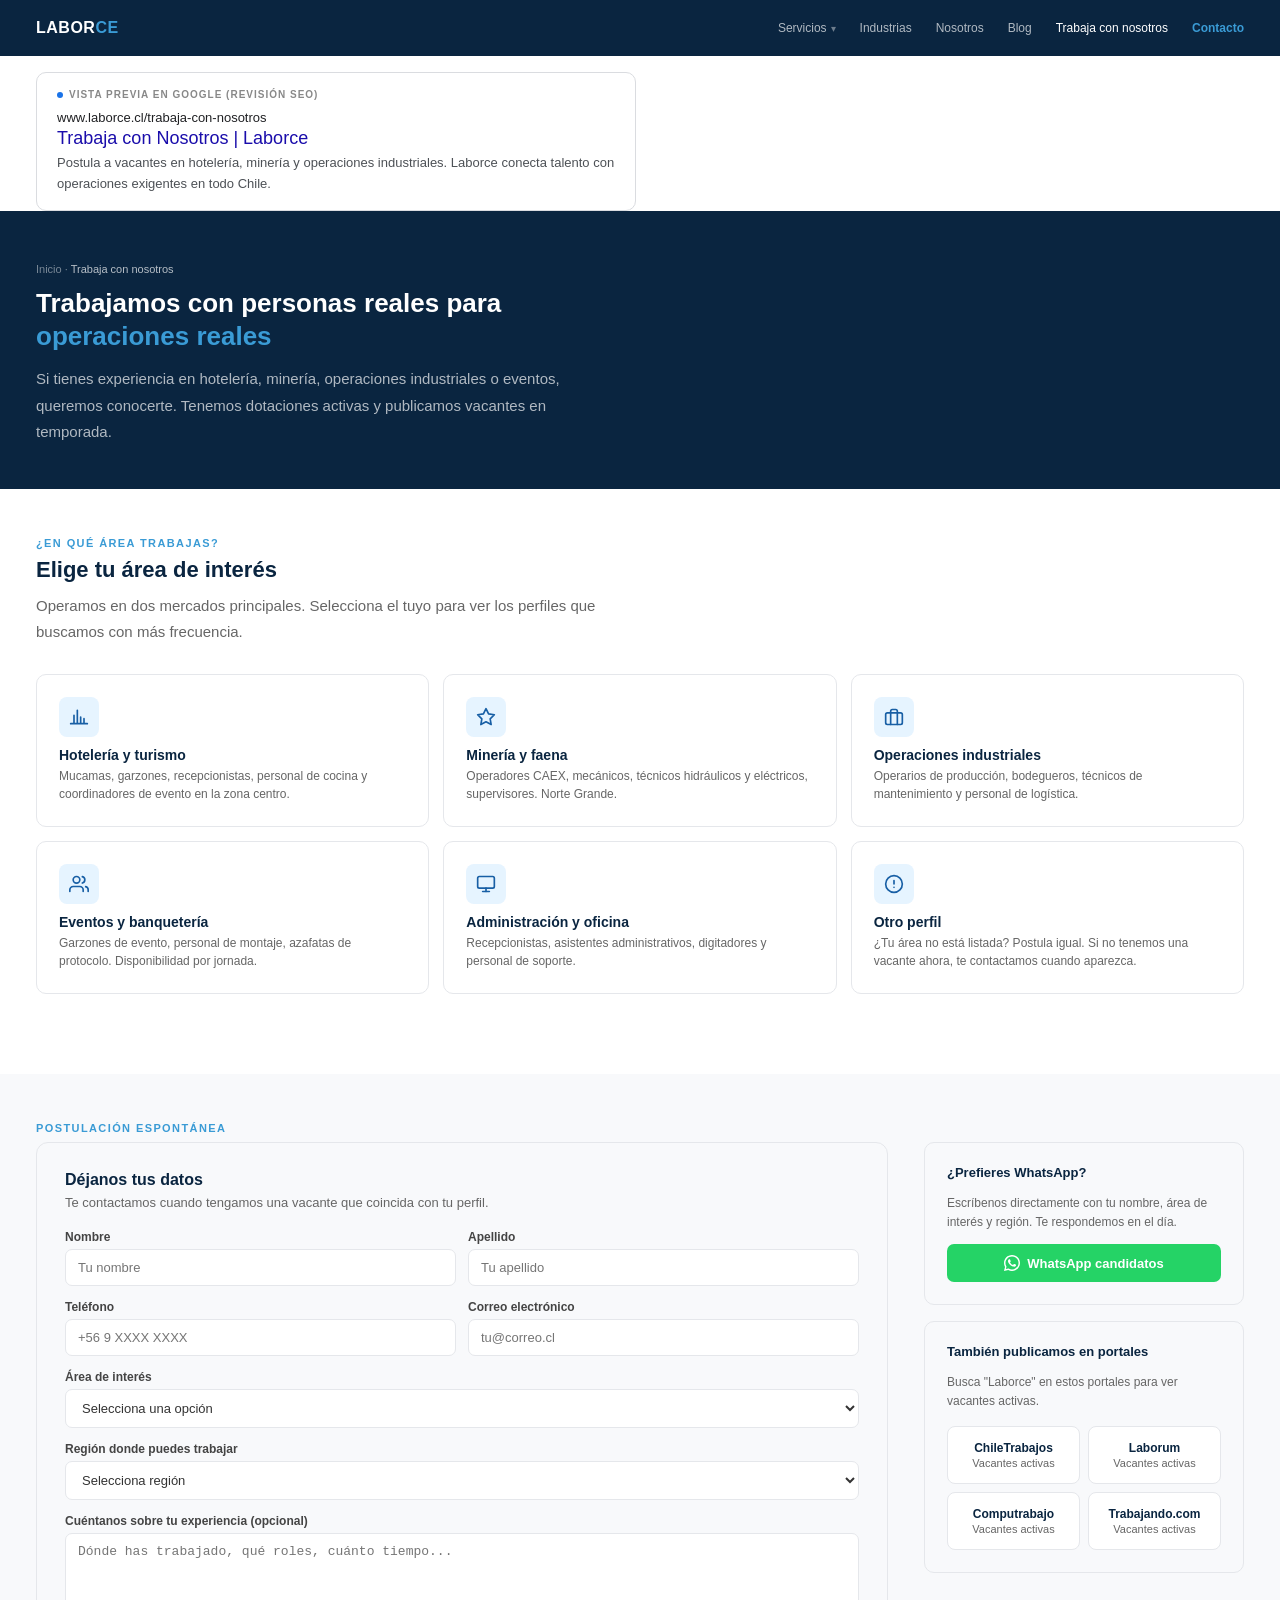
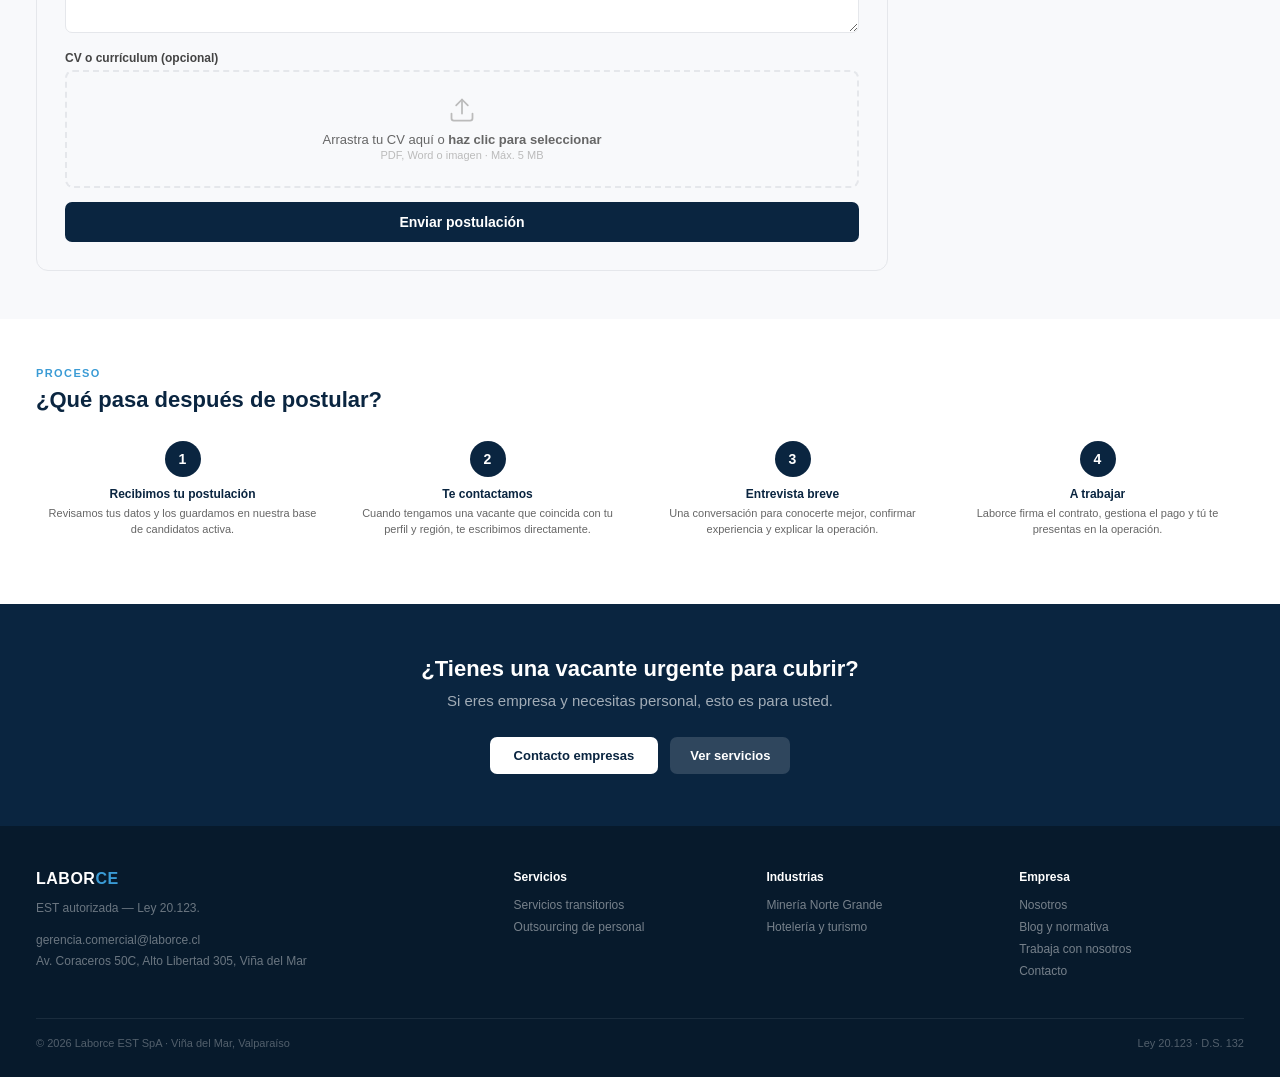
<file: trabaja.html>
<!DOCTYPE html>
<html lang="es">
<head>
<meta charset="UTF-8">
<meta name="viewport" content="width=device-width, initial-scale=1.0">
<title>Trabaja con Nosotros | Laborce</title>
<meta name="description" content="Postula a vacantes en hotelería, minería y operaciones industriales. Laborce conecta talento con operaciones exigentes en todo Chile.">
<link rel="canonical" href="https://www.laborce.cl/trabaja-con-nosotros">
<meta property="og:type" content="website">
<meta property="og:title" content="Trabaja con Nosotros | Laborce">
<meta property="og:description" content="Postula a vacantes en hotelería, minería y operaciones industriales. Laborce conecta talento con operaciones exigentes en todo Chile.">
<meta property="og:url" content="https://www.laborce.cl/trabaja-con-nosotros">
<meta property="og:site_name" content="Laborce">
<meta property="og:locale" content="es_CL">
<meta name="twitter:card" content="summary">
<meta name="twitter:title" content="Trabaja con Nosotros | Laborce">
<meta name="twitter:description" content="Postula a vacantes en hotelería, minería y operaciones industriales. Laborce conecta talento con operaciones exigentes en todo Chile.">
<link rel="stylesheet" href="_base.css">
<style>
.areas-grid { display: grid; grid-template-columns: repeat(3,1fr); gap: 14px; margin-bottom: 32px; }
.area-card { background: #fff; border: 1px solid var(--border); border-radius: 10px; padding: 22px; cursor: pointer; transition: border-color 0.2s; }
.area-card:hover { border-color: var(--blue); }
.area-card.selected { border-color: var(--blue); border-width: 2px; background: #F0F8FF; }
.area-card .area-ico { width: 40px; height: 40px; border-radius: 8px; background: #E6F4FF; display: flex; align-items: center; justify-content: center; margin-bottom: 10px; color: #185FA5; }
.area-card h3 { font-size: 14px; font-weight: 700; color: var(--navy); margin-bottom: 4px; }
.area-card p { font-size: 12px; color: var(--muted); line-height: 1.55; }
.form-box { background: var(--gray-bg); border: 1px solid var(--border); border-radius: 12px; padding: 28px; }
.form-box h3 { font-size: 16px; font-weight: 700; color: var(--navy); margin-bottom: 6px; }
.form-box p { font-size: 13px; color: var(--muted); margin-bottom: 20px; }
.form-row-2 { display: grid; grid-template-columns: 1fr 1fr; gap: 12px; }
.upload-zone { border: 2px dashed var(--border); border-radius: 8px; padding: 24px; text-align: center; color: var(--muted); font-size: 13px; }
.upload-zone svg { margin: 0 auto 8px; display: block; color: #bbb; }
.portales { display: grid; grid-template-columns: repeat(4,1fr); gap: 12px; }
.portal { background: #fff; border: 1px solid var(--border); border-radius: 8px; padding: 14px; text-align: center; }
.portal h4 { font-size: 12px; font-weight: 700; color: var(--navy); margin-bottom: 2px; }
.portal p { font-size: 11px; color: var(--muted); }
.proceso-postulacion { display: grid; grid-template-columns: repeat(4,1fr); gap: 12px; }
.pp-paso { text-align: center; padding: 18px 12px; }
.pp-num { width: 36px; height: 36px; border-radius: 50%; background: var(--navy); color: #fff; font-size: 14px; font-weight: 700; display: flex; align-items: center; justify-content: center; margin: 0 auto 10px; }
.pp-paso h4 { font-size: 12px; font-weight: 700; color: var(--navy); margin-bottom: 4px; }
.pp-paso p { font-size: 11px; color: var(--muted); line-height: 1.5; }
</style>

</head>
<body>

<nav>
  <a href="index.html" class="logo">LABOR<span>CE</span></a>
  <div class="nav-links">
    <div class="nav-dropdown">
      <a href="#">Servicios</a>
      <div class="dropdown-menu">
        <div class="dropdown-label">Personal</div>
        <a href="servicios-transitorios.html">Servicios transitorios</a>
        <a href="outsourcing-reclutamiento.html">Outsourcing y reclutamiento</a>
        <div class="dropdown-divider"></div>
        <div class="dropdown-label">Maquinaria</div>
        <a href="remanufactura.html">Remanufactura</a>
        <a href="asesorias.html">Asesorías en gestión de activos</a>
      </div>
    </div>
    <a href="industrias.html">Industrias</a>
    <a href="nosotros.html">Nosotros</a>
    <a href="blog.html">Blog</a>
    <a href="trabaja.html" class="active">Trabaja con nosotros</a>
    <a href="contacto.html" class="nav-cta">Contacto</a>
  </div>
</nav>
<div class="serp-preview">
  <div class="serp-label"><span class="dot"></span>Vista previa en Google (revisión SEO)</div>
  <div class="serp-url">www.laborce.cl/trabaja-con-nosotros</div>
  <div class="serp-title">Trabaja con Nosotros | Laborce</div>
  <div class="serp-desc">Postula a vacantes en hotelería, minería y operaciones industriales. Laborce conecta talento con operaciones exigentes en todo Chile.</div>
</div>


<div class="page-hero">
  <div class="breadcrumb"><a href="index.html">Inicio</a> · <span>Trabaja con nosotros</span></div>
  <h1>Trabajamos con personas reales para <em>operaciones reales</em></h1>
  <p>Si tienes experiencia en hotelería, minería, operaciones industriales o eventos, queremos conocerte. Tenemos dotaciones activas y publicamos vacantes en temporada.</p>
</div>

<div class="section">
  <div class="section-label">¿En qué área trabajas?</div>
  <h2>Elige tu área de interés</h2>
  <p class="lead">Operamos en dos mercados principales. Selecciona el tuyo para ver los perfiles que buscamos con más frecuencia.</p>

  <div class="areas-grid">
    <div class="area-card">
      <div class="area-ico"><svg width="20" height="20" viewBox="0 0 24 24" fill="none" stroke="currentColor" stroke-width="2" stroke-linecap="round" stroke-linejoin="round"><path d="M2 20h20M6 20V10M10 20V4M14 20v-8M18 20v-6"/></svg></div>
      <h3>Hotelería y turismo</h3>
      <p>Mucamas, garzones, recepcionistas, personal de cocina y coordinadores de evento en la zona centro.</p>
    </div>
    <div class="area-card">
      <div class="area-ico"><svg width="20" height="20" viewBox="0 0 24 24" fill="none" stroke="currentColor" stroke-width="2" stroke-linecap="round" stroke-linejoin="round"><polygon points="12 2 15.09 8.26 22 9.27 17 14.14 18.18 21.02 12 17.77 5.82 21.02 7 14.14 2 9.27 8.91 8.26 12 2"/></svg></div>
      <h3>Minería y faena</h3>
      <p>Operadores CAEX, mecánicos, técnicos hidráulicos y eléctricos, supervisores. Norte Grande.</p>
    </div>
    <div class="area-card">
      <div class="area-ico"><svg width="20" height="20" viewBox="0 0 24 24" fill="none" stroke="currentColor" stroke-width="2" stroke-linecap="round" stroke-linejoin="round"><rect x="2" y="7" width="20" height="14" rx="2"/><path d="M16 21V5a2 2 0 0 0-2-2h-4a2 2 0 0 0-2 2v16"/></svg></div>
      <h3>Operaciones industriales</h3>
      <p>Operarios de producción, bodegueros, técnicos de mantenimiento y personal de logística.</p>
    </div>
    <div class="area-card">
      <div class="area-ico"><svg width="20" height="20" viewBox="0 0 24 24" fill="none" stroke="currentColor" stroke-width="2" stroke-linecap="round" stroke-linejoin="round"><path d="M17 21v-2a4 4 0 0 0-4-4H5a4 4 0 0 0-4 4v2"/><circle cx="9" cy="7" r="4"/><path d="M23 21v-2a4 4 0 0 0-3-3.87"/><path d="M16 3.13a4 4 0 0 1 0 7.75"/></svg></div>
      <h3>Eventos y banquetería</h3>
      <p>Garzones de evento, personal de montaje, azafatas de protocolo. Disponibilidad por jornada.</p>
    </div>
    <div class="area-card">
      <div class="area-ico"><svg width="20" height="20" viewBox="0 0 24 24" fill="none" stroke="currentColor" stroke-width="2" stroke-linecap="round" stroke-linejoin="round"><rect x="2" y="3" width="20" height="14" rx="2"/><line x1="8" y1="21" x2="16" y2="21"/><line x1="12" y1="17" x2="12" y2="21"/></svg></div>
      <h3>Administración y oficina</h3>
      <p>Recepcionistas, asistentes administrativos, digitadores y personal de soporte.</p>
    </div>
    <div class="area-card">
      <div class="area-ico"><svg width="20" height="20" viewBox="0 0 24 24" fill="none" stroke="currentColor" stroke-width="2" stroke-linecap="round" stroke-linejoin="round"><circle cx="12" cy="12" r="10"/><line x1="12" y1="8" x2="12" y2="12"/><line x1="12" y1="16" x2="12.01" y2="16"/></svg></div>
      <h3>Otro perfil</h3>
      <p>¿Tu área no está listada? Postula igual. Si no tenemos una vacante ahora, te contactamos cuando aparezca.</p>
    </div>
  </div>
</div>

<div class="section section-alt">
  <div class="section-label">Postulación espontánea</div>
  <div class="layout-sidebar">
    <div class="form-box">
      <h3>Déjanos tus datos</h3>
      <p>Te contactamos cuando tengamos una vacante que coincida con tu perfil.</p>
      <div class="form-row-2">
        <div class="form-group"><label>Nombre</label><input type="text" placeholder="Tu nombre"></div>
        <div class="form-group"><label>Apellido</label><input type="text" placeholder="Tu apellido"></div>
      </div>
      <div class="form-row-2">
        <div class="form-group"><label>Teléfono</label><input type="tel" placeholder="+56 9 XXXX XXXX"></div>
        <div class="form-group"><label>Correo electrónico</label><input type="email" placeholder="tu@correo.cl"></div>
      </div>
      <div class="form-group">
        <label>Área de interés</label>
        <select>
          <option value="">Selecciona una opción</option>
          <option>Hotelería / Turismo</option>
          <option>Minería / Faena</option>
          <option>Operaciones industriales</option>
          <option>Eventos / Banquetería</option>
          <option>Administración y oficina</option>
          <option>Otro</option>
        </select>
      </div>
      <div class="form-group">
        <label>Región donde puedes trabajar</label>
        <select>
          <option value="">Selecciona región</option>
          <option>Región Metropolitana</option>
          <option>Valparaíso</option>
          <option>O'Higgins</option>
          <option>Antofagasta</option>
          <option>Atacama</option>
          <option>Tarapacá</option>
          <option>Arica y Parinacota</option>
          <option>Otra</option>
        </select>
      </div>
      <div class="form-group">
        <label>Cuéntanos sobre tu experiencia (opcional)</label>
        <textarea placeholder="Dónde has trabajado, qué roles, cuánto tiempo..."></textarea>
      </div>
      <div class="form-group">
        <label>CV o currículum (opcional)</label>
        <div class="upload-zone">
          <svg width="28" height="28" viewBox="0 0 24 24" fill="none" stroke="currentColor" stroke-width="1.5" stroke-linecap="round" stroke-linejoin="round"><path d="M21 15v4a2 2 0 0 1-2 2H5a2 2 0 0 1-2-2v-4"/><polyline points="17 8 12 3 7 8"/><line x1="12" y1="3" x2="12" y2="15"/></svg>
          Arrastra tu CV aquí o <strong>haz clic para seleccionar</strong><br>
          <span style="font-size:11px;color:#bbb">PDF, Word o imagen · Máx. 5 MB</span>
        </div>
      </div>
      <button class="btn-navy" style="width:100%;padding:12px;font-size:14px">Enviar postulación</button>
    </div>

    <div>
      <div class="sidebar-card" style="margin-bottom:16px">
        <h4>¿Prefieres WhatsApp?</h4>
        <p style="font-size:12px;color:var(--muted);margin-bottom:12px;line-height:1.6">Escríbenos directamente con tu nombre, área de interés y región. Te respondemos en el día.</p>
        <a href="https://wa.me/56983424163" class="btn-whatsapp" style="width:100%;justify-content:center;font-size:13px">
          <svg width="16" height="16" viewBox="0 0 24 24" fill="currentColor"><path d="M17.472 14.382c-.297-.149-1.758-.867-2.03-.967-.273-.099-.471-.148-.67.15-.197.297-.767.966-.94 1.164-.173.199-.347.223-.644.075-.297-.15-1.255-.463-2.39-1.475-.883-.788-1.48-1.761-1.653-2.059-.173-.297-.018-.458.13-.606.134-.133.298-.347.446-.52.149-.174.198-.298.298-.497.099-.198.05-.371-.025-.52-.075-.149-.669-1.612-.916-2.207-.242-.579-.487-.5-.669-.51-.173-.008-.371-.01-.57-.01-.198 0-.52.074-.792.372-.272.297-1.04 1.016-1.04 2.479 0 1.462 1.065 2.875 1.213 3.074.149.198 2.096 3.2 5.077 4.487.709.306 1.262.489 1.694.625.712.227 1.36.195 1.871.118.571-.085 1.758-.719 2.006-1.413.248-.694.248-1.289.173-1.413-.074-.124-.272-.198-.57-.347z"/><path d="M12 0C5.373 0 0 5.373 0 12c0 2.127.558 4.122 1.533 5.854L0 24l6.336-1.503A11.94 11.94 0 0 0 12 24c6.627 0 12-5.373 12-12S18.627 0 12 0zm0 21.818a9.797 9.797 0 0 1-5.064-1.407l-.364-.216-3.76.892.952-3.663-.237-.376A9.779 9.779 0 0 1 2.182 12C2.182 6.573 6.573 2.182 12 2.182S21.818 6.573 21.818 12 17.427 21.818 12 21.818z"/></svg>
          WhatsApp candidatos
        </a>
      </div>

      <div class="sidebar-card">
        <h4>También publicamos en portales</h4>
        <p style="font-size:12px;color:var(--muted);margin-bottom:14px;line-height:1.6">Busca "Laborce" en estos portales para ver vacantes activas.</p>
        <div style="display:grid;grid-template-columns:1fr 1fr;gap:8px">
          <div class="portal"><h4>ChileTrabajos</h4><p>Vacantes activas</p></div>
          <div class="portal"><h4>Laborum</h4><p>Vacantes activas</p></div>
          <div class="portal"><h4>Computrabajo</h4><p>Vacantes activas</p></div>
          <div class="portal"><h4>Trabajando.com</h4><p>Vacantes activas</p></div>
        </div>
      </div>
    </div>
  </div>
</div>

<div class="section">
  <div class="section-label">Proceso</div>
  <h2>¿Qué pasa después de postular?</h2>
  <div class="proceso-postulacion">
    <div class="pp-paso"><div class="pp-num">1</div><h4>Recibimos tu postulación</h4><p>Revisamos tus datos y los guardamos en nuestra base de candidatos activa.</p></div>
    <div class="pp-paso"><div class="pp-num">2</div><h4>Te contactamos</h4><p>Cuando tengamos una vacante que coincida con tu perfil y región, te escribimos directamente.</p></div>
    <div class="pp-paso"><div class="pp-num">3</div><h4>Entrevista breve</h4><p>Una conversación para conocerte mejor, confirmar experiencia y explicar la operación.</p></div>
    <div class="pp-paso"><div class="pp-num">4</div><h4>A trabajar</h4><p>Laborce firma el contrato, gestiona el pago y tú te presentas en la operación.</p></div>
  </div>
</div>

<div class="cta-band">
  <h2>¿Tienes una vacante urgente para cubrir?</h2>
  <p>Si eres empresa y necesitas personal, esto es para usted.</p>
  <div class="cta-row">
    <a href="contacto.html" class="btn-white">Contacto empresas</a>
    <a href="servicios-transitorios.html" class="btn-whatsapp" style="background:rgba(255,255,255,0.15);color:#fff">Ver servicios</a>
  </div>
</div>

<footer>
  <div class="footer-grid">
    <div class="footer-col"><div class="logo" style="margin-bottom:10px">LABOR<span style="color:#3A9BD5">CE</span></div><p>EST autorizada — Ley 20.123.</p><p style="margin-top:12px">gerencia.comercial@laborce.cl<br>Av. Coraceros 50C, Alto Libertad 305, Viña del Mar</p></div>
    <div class="footer-col"><h5>Servicios</h5><a href="servicios-transitorios.html">Servicios transitorios</a><a href="outsourcing-reclutamiento.html">Outsourcing de personal</a></div>
    <div class="footer-col"><h5>Industrias</h5><a href="industria-mineria.html">Minería Norte Grande</a><a href="industria-hoteleria.html">Hotelería y turismo</a></div>
    <div class="footer-col"><h5>Empresa</h5><a href="nosotros.html">Nosotros</a><a href="blog.html">Blog y normativa</a><a href="trabaja.html">Trabaja con nosotros</a><a href="contacto.html">Contacto</a></div>
  </div>
  <div class="footer-bottom"><p>© 2026 Laborce EST SpA · Viña del Mar, Valparaíso</p><p>Ley 20.123 · D.S. 132</p></div>
</footer>
<script src="_nav.js"></script>
</body>
</html>
</file>
<file: _base.css>
/* ── Base compartida ── */
*, *::before, *::after { box-sizing: border-box; margin: 0; padding: 0; }
html { scroll-behavior: smooth; }
body { font-family: -apple-system, BlinkMacSystemFont, 'Segoe UI', Roboto, sans-serif; color: #1a1a1a; background: #fff; }
a { color: inherit; text-decoration: none; }
img { max-width: 100%; }

/* ── Variables ── */
:root {
  --navy: #0A2540;
  --blue: #3A9BD5;
  --teal: #0C444C;
  --gray-bg: #f8f9fb;
  --border: #e5e7eb;
  --text: #1a1a1a;
  --muted: #666;
}

/* ── Nav ── */
nav { background: var(--navy); padding: 0 36px; display: flex; justify-content: space-between; align-items: center; height: 56px; position: sticky; top: 0; z-index: 100; }
.logo { color: #fff; font-size: 16px; font-weight: 700; letter-spacing: 0.5px; }
.logo span { color: var(--blue); }
.nav-links { display: flex; gap: 24px; align-items: center; }
.nav-links a { color: rgba(255,255,255,0.68); font-size: 12px; transition: color 0.2s; }
.nav-links a:hover, .nav-links a.active { color: #fff; }
.nav-links a.nav-cta { color: var(--blue); font-weight: 600; }

/* ── Dropdown nav ── */
.nav-dropdown { position: relative; }
.nav-dropdown > a { display: flex; align-items: center; gap: 4px; }
.nav-dropdown > a::after { content: '▾'; font-size: 10px; opacity: 0.6; }
.dropdown-menu { display: none; position: absolute; top: calc(100% + 8px); left: -12px; background: #0A2540; border: 1px solid rgba(255,255,255,0.1); border-radius: 8px; padding: 8px 0; min-width: 220px; z-index: 200; }
.nav-dropdown.open .dropdown-menu { display: block; }
.dropdown-menu a { display: block; padding: 9px 18px; color: rgba(255,255,255,0.7); font-size: 12px; white-space: nowrap; }
.dropdown-menu a:hover { color: #fff; background: rgba(255,255,255,0.05); }
.dropdown-menu .dropdown-divider { border: none; border-top: 1px solid rgba(255,255,255,0.08); margin: 6px 0; }
.dropdown-menu .dropdown-label { padding: 6px 18px 2px; font-size: 10px; color: rgba(255,255,255,0.3); text-transform: uppercase; letter-spacing: 1px; }

/* ── Page header ── */
.page-hero { background: var(--navy); padding: 52px 36px 44px; color: #fff; }
.page-hero .breadcrumb { font-size: 11px; color: rgba(255,255,255,0.45); margin-bottom: 12px; }
.page-hero .breadcrumb a { color: rgba(255,255,255,0.45); }
.page-hero .breadcrumb span { color: rgba(255,255,255,0.7); }
.page-hero h1 { font-size: 26px; font-weight: 700; line-height: 1.3; max-width: 600px; margin-bottom: 12px; }
.page-hero h1 em { color: var(--blue); font-style: normal; }
.page-hero p { font-size: 15px; color: rgba(255,255,255,0.68); line-height: 1.75; max-width: 560px; }
.page-hero .badge { display: inline-block; background: rgba(58,155,213,0.15); color: var(--blue); font-size: 11px; padding: 4px 14px; border-radius: 20px; border: 1px solid rgba(58,155,213,0.35); margin-bottom: 14px; }

/* ── Sections ── */
.section { padding: 48px 36px; }
.section-alt { background: var(--gray-bg); }
.section-label { font-size: 11px; color: var(--blue); text-transform: uppercase; letter-spacing: 1.4px; margin-bottom: 8px; font-weight: 600; }
.section h2 { font-size: 22px; font-weight: 700; color: var(--navy); margin-bottom: 10px; }
.section > p, .section .lead { font-size: 15px; color: var(--muted); line-height: 1.75; max-width: 620px; margin-bottom: 28px; }

/* ── Buttons ── */
.btn-primary { background: var(--blue); color: #fff; border: none; padding: 11px 24px; border-radius: 7px; font-size: 13px; font-weight: 600; cursor: pointer; display: inline-block; }
.btn-navy { background: var(--navy); color: #fff; border: none; padding: 11px 24px; border-radius: 7px; font-size: 13px; font-weight: 600; cursor: pointer; display: inline-block; }
.btn-outline { background: transparent; color: var(--navy); border: 1.5px solid var(--navy); padding: 10px 22px; border-radius: 7px; font-size: 13px; font-weight: 600; cursor: pointer; display: inline-block; }
.btn-white { background: #fff; color: var(--navy); border: none; padding: 11px 24px; border-radius: 7px; font-size: 13px; font-weight: 700; cursor: pointer; display: inline-block; }
.btn-whatsapp { display: inline-flex; align-items: center; gap: 7px; background: #25D366; color: #fff; padding: 11px 20px; border-radius: 7px; font-size: 13px; font-weight: 600; }

/* ── Cards ── */
.card { background: #fff; border: 1px solid var(--border); border-radius: 10px; padding: 24px; }
.card-accent { border-left: 4px solid var(--blue); }
.card h3 { font-size: 15px; font-weight: 700; color: var(--navy); margin-bottom: 8px; }
.card p { font-size: 13px; color: var(--muted); line-height: 1.65; }

/* ── Grids ── */
.grid-2 { display: grid; grid-template-columns: 1fr 1fr; gap: 16px; }
.grid-3 { display: grid; grid-template-columns: repeat(3, 1fr); gap: 16px; }

/* ── Tags ── */
.tag { display: inline-block; background: #E6F4FF; color: #185FA5; font-size: 10px; padding: 3px 9px; border-radius: 4px; font-weight: 500; margin: 2px; }
.tag-green { background: #E8F5E9; color: #1B5E20; }
.tag-gray { background: #f3f4f6; color: #444; }

/* ── Tabla ── */
table { width: 100%; border-collapse: collapse; font-size: 13px; }
thead th { text-align: left; padding: 10px 12px; background: var(--gray-bg); color: #333; font-weight: 700; border-bottom: 1px solid var(--border); }
tbody td { padding: 10px 12px; border-bottom: 1px solid #f0f0f0; color: #333; }
tbody tr:last-child td { border-bottom: none; }

/* ── FAQ ── */
.faq-item { border-bottom: 1px solid #f0f0f0; }
.faq-item summary { font-size: 14px; color: var(--navy); cursor: pointer; font-weight: 600; padding: 14px 0; list-style: none; display: flex; justify-content: space-between; align-items: center; }
.faq-item summary::-webkit-details-marker { display: none; }
.faq-item summary::after { content: '+'; color: #999; font-size: 20px; font-weight: 300; }
details[open] .faq-item summary::after, details[open] summary::after { content: '−'; }
.faq-item p { font-size: 13px; color: var(--muted); padding: 0 0 16px; line-height: 1.7; }

/* ── CTA band ── */
.cta-band { background: var(--navy); padding: 52px 36px; text-align: center; color: #fff; }
.cta-band h2 { font-size: 22px; font-weight: 700; margin-bottom: 10px; }
.cta-band p { font-size: 15px; color: rgba(255,255,255,0.62); margin-bottom: 28px; max-width: 480px; margin-left: auto; margin-right: auto; }
.cta-row { display: flex; justify-content: center; gap: 12px; flex-wrap: wrap; }

/* ── Footer ── */
footer { background: #071A2C; padding: 44px 36px 28px; color: rgba(255,255,255,0.55); }
.footer-grid { display: grid; grid-template-columns: 2fr 1fr 1fr 1fr; gap: 28px; margin-bottom: 32px; }
.footer-col h5 { color: #fff; font-size: 12px; font-weight: 700; margin-bottom: 14px; }
.footer-col a { display: block; font-size: 12px; color: rgba(255,255,255,0.45); margin-bottom: 8px; }
.footer-col a:hover { color: rgba(255,255,255,0.8); }
.footer-col p { font-size: 12px; line-height: 1.7; color: rgba(255,255,255,0.4); margin-top: 8px; }
.footer-bottom { border-top: 1px solid rgba(255,255,255,0.08); padding-top: 18px; display: flex; justify-content: space-between; }
.footer-bottom p { font-size: 11px; color: rgba(255,255,255,0.3); }

/* ── Form ── */
.form-group { margin-bottom: 14px; }
.form-group label { display: block; font-size: 12px; color: #444; margin-bottom: 5px; font-weight: 600; }
.form-group input, .form-group select, .form-group textarea { width: 100%; padding: 10px 12px; border: 1px solid var(--border); border-radius: 7px; font-size: 13px; color: #333; background: #fff; }
.form-group input:focus, .form-group select:focus, .form-group textarea:focus { outline: 2px solid var(--blue); outline-offset: -1px; }
.form-group textarea { resize: vertical; min-height: 100px; }

/* ── Sidebar layout ── */
.layout-sidebar { display: grid; grid-template-columns: 1fr 320px; gap: 36px; align-items: start; }
.sidebar-card { background: var(--gray-bg); border: 1px solid var(--border); border-radius: 10px; padding: 22px; }
.sidebar-card h4 { font-size: 13px; font-weight: 700; color: var(--navy); margin-bottom: 14px; }

/* ── SERP preview (revisión SEO visible en mockup) ── */
.serp-preview { background: #fff; border: 1px solid #dadce0; border-radius: 10px; padding: 16px 20px; margin: 16px 36px 0; max-width: 600px; }
.serp-label { font-size: 10px; color: #888; text-transform: uppercase; letter-spacing: 1px; margin-bottom: 10px; display: flex; align-items: center; gap: 6px; font-weight: 700; }
.serp-label .dot { width: 6px; height: 6px; border-radius: 50%; background: #1a73e8; }
.serp-url { font-size: 13px; color: #202124; margin-bottom: 2px; font-family: arial, sans-serif; }
.serp-title { font-size: 18px; color: #1a0dab; font-family: arial, sans-serif; margin-bottom: 3px; line-height: 1.3; }
.serp-desc { font-size: 13px; color: #4d5156; font-family: arial, sans-serif; line-height: 1.55; }
</file>
